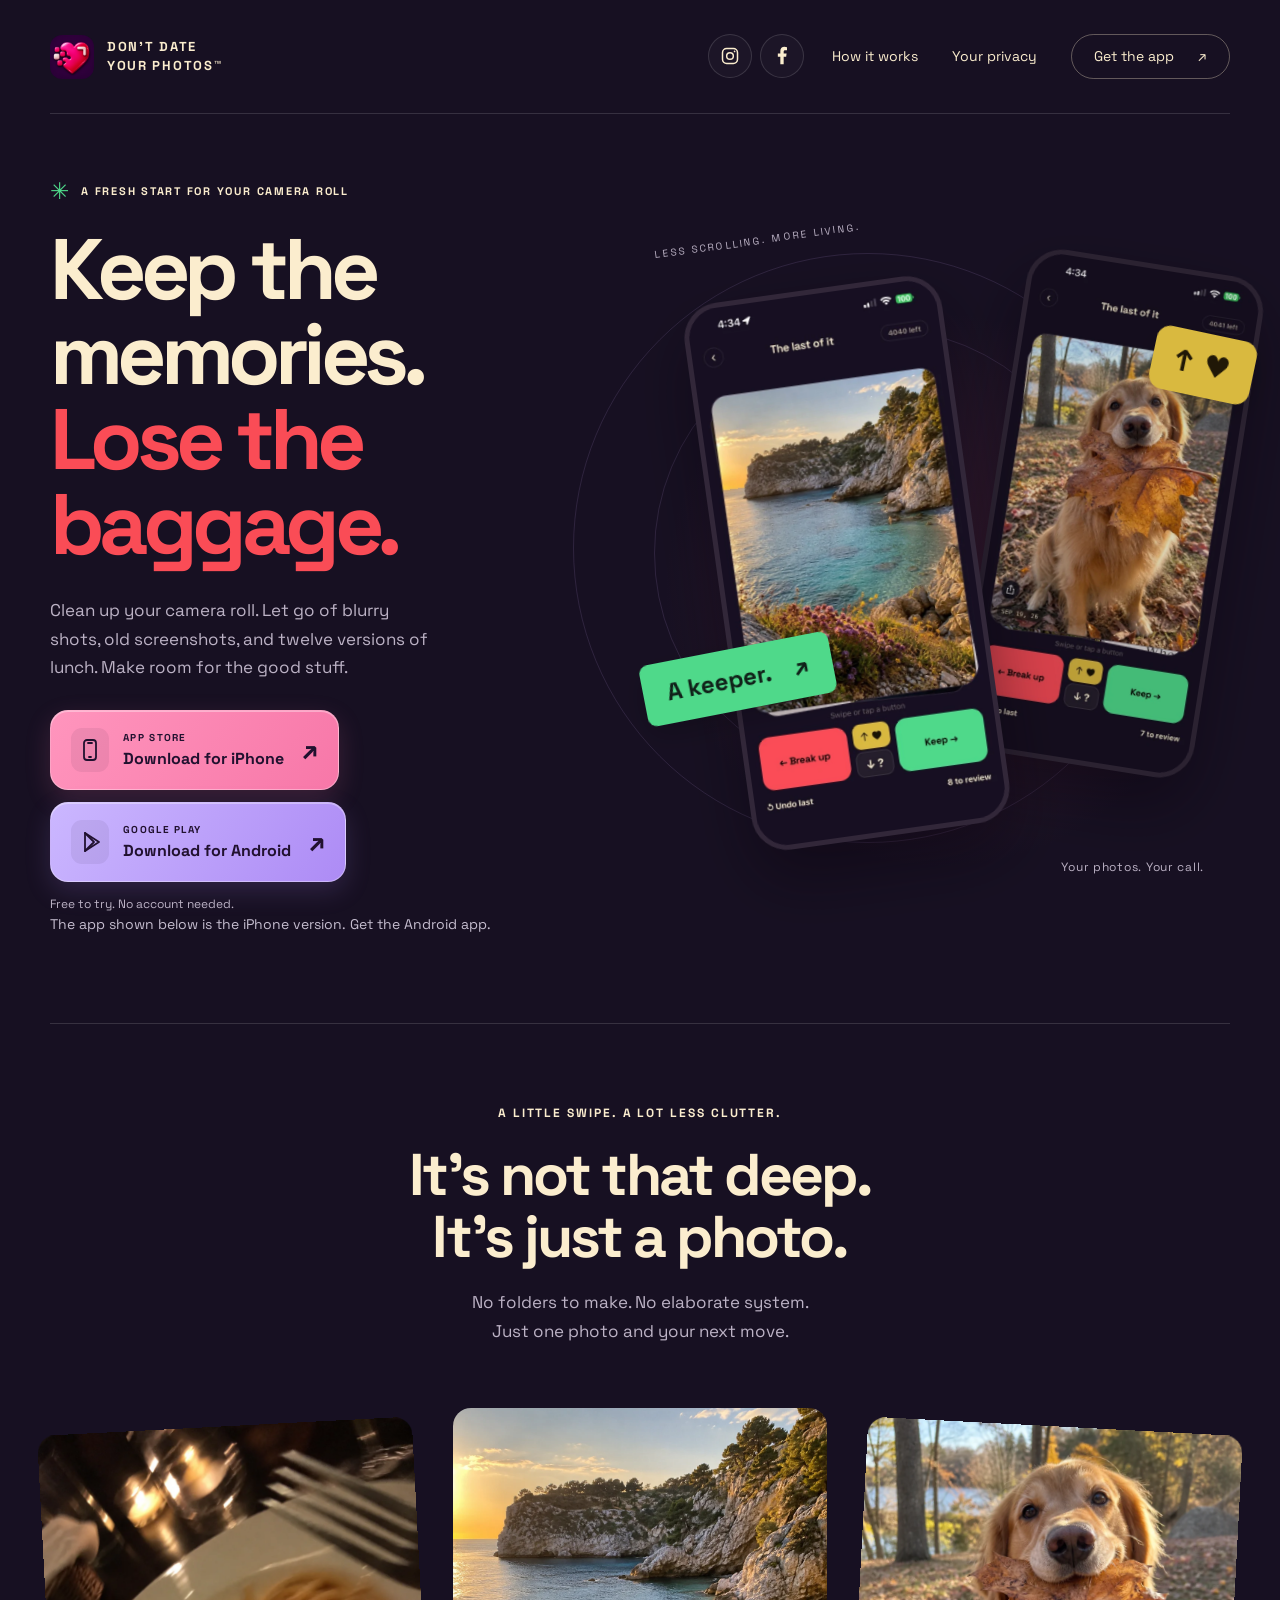
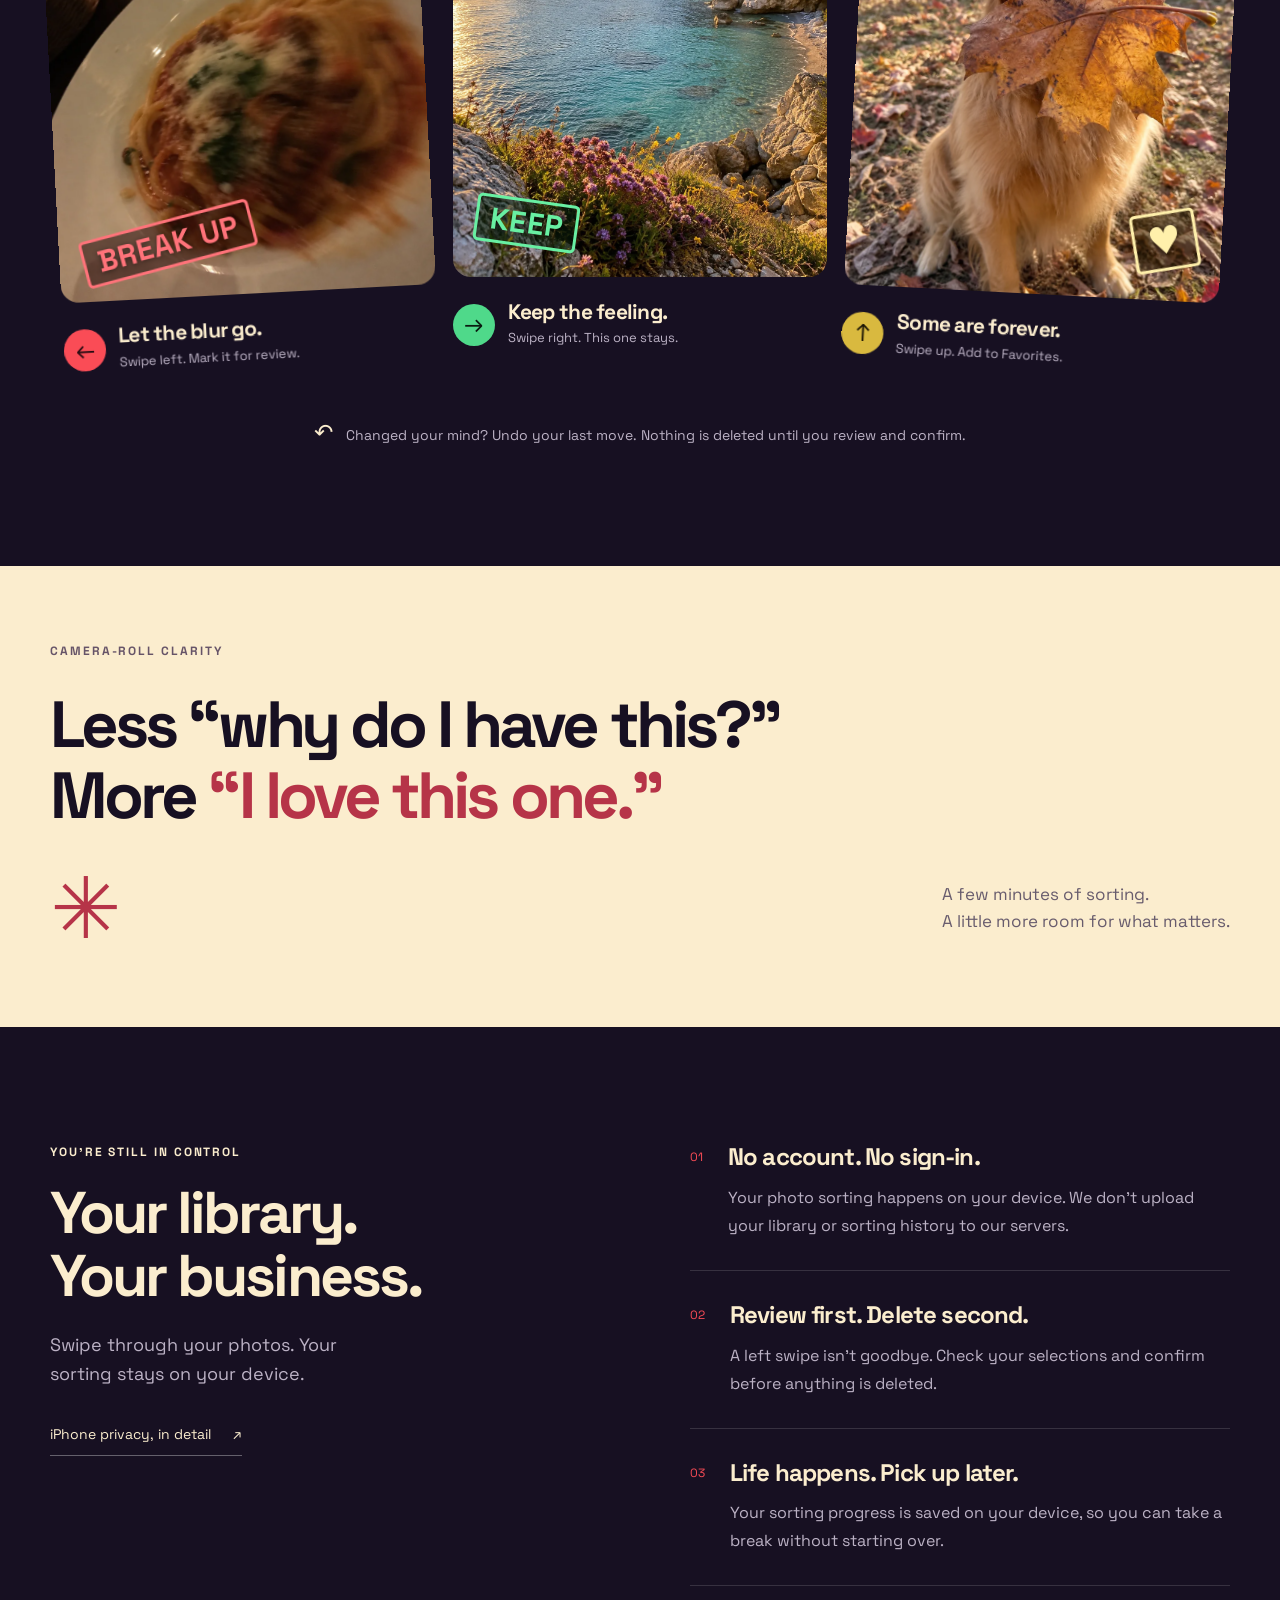
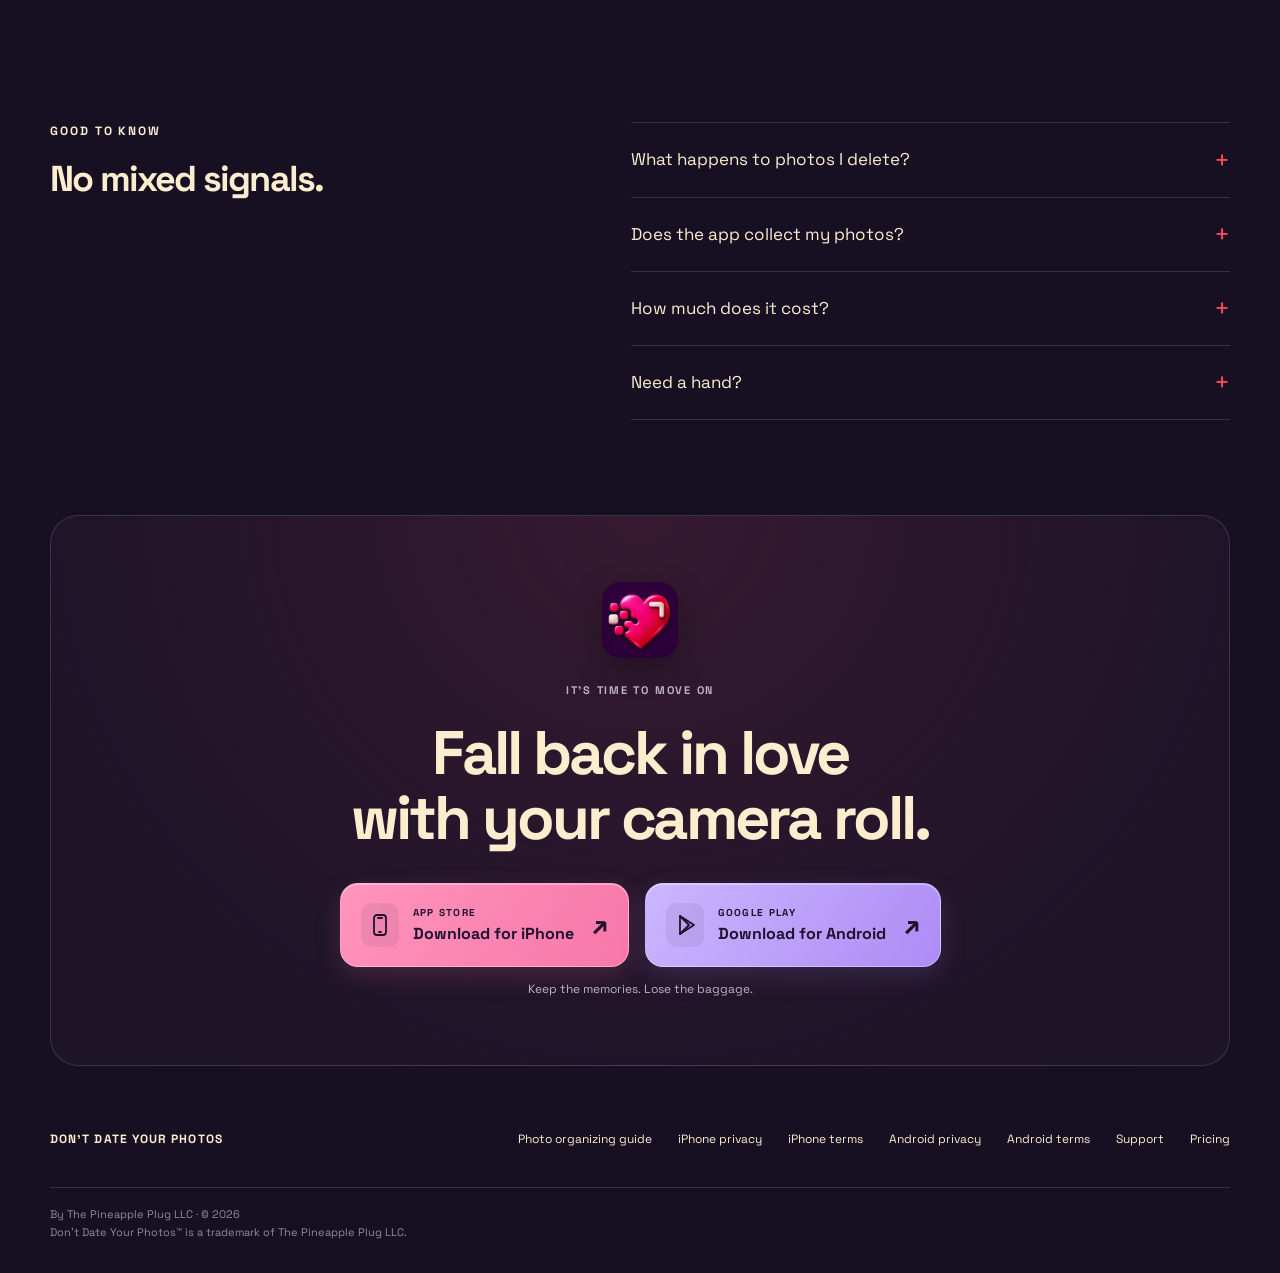
<file: index.html>
<!doctype html>
<html lang="en">
<head>
  <meta charset="utf-8">
  <meta name="viewport" content="width=device-width, initial-scale=1">
  <title>Don't Date Your Photos | iPhone Photo Cleaner</title>
  <meta name="description" content="Clean up your iPhone camera roll with Don't Date Your Photos. Swipe to keep, favorite, or mark photos for deletion. Review before deleting. Free to try.">
  <meta name="robots" content="index, follow, max-image-preview:large">
  <meta name="google-site-verification" content="GCuR-5Iyy8-bsqjhrBw4Mq5Uw3CaTkkAYi0I52EZghI">
  <meta name="application-name" content="Don't Date Your Photos">
  <meta name="apple-mobile-web-app-title" content="DDYP">
  <meta name="apple-itunes-app" content="app-id=6806466788">
  <meta property="og:site_name" content="Don't Date Your Photos">
  <meta property="og:locale" content="en_US">
  <meta name="theme-color" content="#171022">
  <meta property="og:title" content="Don't Date Your Photos">
  <meta property="og:description" content="Keep the memories. Lose the baggage. Swipe to sort your iPhone camera roll.">
  <meta property="og:image" content="https://ddyp.co/assets/share-card-v2.png">
  <meta property="og:image:secure_url" content="https://ddyp.co/assets/share-card-v2.png">
  <meta property="og:image:type" content="image/png">
  <meta property="og:image:width" content="1200">
  <meta property="og:image:height" content="630">
  <meta property="og:image:alt" content="Don't Date Your Photos. Keep the memories. Lose the baggage. Swipe to sort your camera roll.">
  <meta name="twitter:card" content="summary_large_image">
  <meta name="twitter:title" content="Don't Date Your Photos">
  <meta name="twitter:description" content="Keep the memories. Lose the baggage. Swipe to sort your iPhone camera roll.">
  <meta name="twitter:image" content="https://ddyp.co/assets/share-card-v2.png">
  <meta name="twitter:image:alt" content="Don't Date Your Photos. Keep the memories. Lose the baggage. Swipe to sort your camera roll.">
  <meta property="og:type" content="website">
  <meta property="og:url" content="https://ddyp.co/">
  <link rel="canonical" href="https://ddyp.co/">
  <link rel="icon" href="/favicon.ico" sizes="16x16 32x32 48x48">
  <link rel="icon" type="image/png" sizes="96x96" href="/favicon-96.png">
  <link rel="apple-touch-icon" sizes="180x180" href="/apple-touch-icon.png">
  <link rel="manifest" href="/site.webmanifest">
  <script type="application/ld+json">
  {
    "@context": "https://schema.org",
    "@graph": [
      {
        "@type": "WebSite",
        "@id": "https://ddyp.co/#website",
        "name": "Don't Date Your Photos",
        "alternateName": "DDYP",
        "url": "https://ddyp.co/",
        "inLanguage": "en",
        "publisher": {"@id": "https://ddyp.co/#developer"}
      },
      {
        "@type": "Organization",
        "@id": "https://ddyp.co/#developer",
        "name": "The Pineapple Plug LLC",
        "legalName": "The Pineapple Plug LLC",
        "url": "https://ddyp.co/terms/"
      },
      {
        "@type": "WebPage",
        "@id": "https://ddyp.co/#webpage",
        "name": "Don't Date Your Photos | iPhone Photo Cleaner",
        "url": "https://ddyp.co/",
        "description": "An iPhone photo cleaner for sorting your camera roll. Swipe to keep, favorite, or mark photos for deletion, then review before deleting.",
        "isPartOf": {"@id": "https://ddyp.co/#website"},
        "inLanguage": "en",
        "primaryImageOfPage": {
          "@type": "ImageObject",
          "url": "https://ddyp.co/assets/share-card-v2.png",
          "width": 1200,
          "height": 630
        },
        "relatedLink": "https://apps.apple.com/app/id6806466788"
      }
    ]
  }
  </script>
  <link rel="preload" href="/assets/SpaceGrotesk-Bold.woff2" as="font" type="font/woff2" crossorigin>
  <link rel="stylesheet" href="/landing.css"><link rel="stylesheet" href="/download-buttons.css?v=20261019-2">
  <script src="/landing.js" defer></script>
  <script src="https://analytics.ahrefs.com/analytics.js" data-key="vNHTJaJjUGwgc/IpvAOgdg" async></script>
</head>
<body>
  <a class="skip-link" href="#main">Skip to content</a>
  <header class="site-header shell">
    <a class="brand" href="/" aria-label="Don't Date Your Photos home"><img src="/assets/app-icon.png" width="44" height="44" alt=""><span>DON’T DATE<br>YOUR PHOTOS™</span></a>
    <div class="header-actions">
      <nav class="social-links" aria-label="Follow us">
        <a class="social-link instagram-link" href="https://www.instagram.com/ddyp.co/" target="_blank" rel="noopener noreferrer" aria-label="Instagram (opens in a new tab)" title="Follow us on Instagram"><svg viewBox="0 0 24 24" fill="none" stroke="currentColor" stroke-width="1.8" aria-hidden="true" focusable="false"><rect x="3" y="3" width="18" height="18" rx="5"/><circle cx="12" cy="12" r="4"/><circle cx="17.5" cy="6.5" r="1" fill="currentColor" stroke="none"/></svg></a>
        <a class="social-link facebook-link" href="https://www.facebook.com/profile.php?id=61594449839328" target="_blank" rel="noopener noreferrer" aria-label="Facebook (opens in a new tab)" title="Follow us on Facebook"><svg viewBox="0 0 24 24" fill="currentColor" aria-hidden="true" focusable="false"><path d="M14 22v-9h3l.5-4H14V7c0-1.2.4-2 2-2h2V1.4A25 25 0 0 0 15 1c-3 0-5 1.8-5 5v3H7v4h3v9z"/></svg></a>
      </nav>
      <nav class="main-nav" aria-label="Main navigation"><a href="#how-it-works">How it works</a><a href="#your-library">Your privacy</a><a class="nav-download" href="/app/">Get the app <span aria-hidden="true">↗</span></a></nav>
    </div>
  </header>
  <main id="main">
    <section class="hero shell" aria-labelledby="hero-heading">
      <div class="hero-copy">
        <p class="eyebrow"><span class="tiny-star" aria-hidden="true">✳</span> A FRESH START FOR YOUR CAMERA ROLL</p>
        <h1 id="hero-heading">Keep the<br>memories.<br><span>Lose the<br class="desktop-break"> baggage.</span></h1>
        <p class="intro">Clean up your camera roll. Let go of blurry shots, old screenshots, and twelve versions of lunch. Make room for the good stuff.</p>
        <div class="platform-downloads" aria-label="Choose your phone">
          <a class="download ddyp-download ddyp-download--iphone" href="https://apps.apple.com/app/id6806466788"><span class="ddyp-download__icon"><svg viewBox="0 0 24 24" aria-hidden="true" focusable="false"><rect x="6" y="2" width="12" height="20" rx="3"/><path d="M10 5h4M11 19h2"/></svg></span><span class="ddyp-download__label"><small>APP STORE</small><strong>Download for iPhone</strong></span><span class="ddyp-download__arrow" aria-hidden="true">&#8599;</span></a>
          <a class="download ddyp-download ddyp-download--android" href="/appa/"><span class="ddyp-download__icon"><svg viewBox="0 0 24 24" aria-hidden="true" focusable="false"><path d="m7 3 14 9-14 9z"/><path d="m7 3 9 9-9 9"/></svg></span><span class="ddyp-download__label"><small>GOOGLE PLAY</small><strong>Download for Android</strong></span><span class="ddyp-download__arrow" aria-hidden="true">&#8599;</span></a>
        </div>
        <p class="download-note">Free to try. No account needed.</p><p class="platform-note">The app shown below is the iPhone version. <a href="/appa/">Get the Android app</a>.</p>
      </div>
      <div class="hero-art" aria-label="The app showing photos to keep and favorite">
        <div class="orbit orbit-one" aria-hidden="true"></div><div class="orbit orbit-two" aria-hidden="true"></div>
        <span class="art-label" aria-hidden="true">LESS SCROLLING. MORE LIVING.</span>
        <div class="phone phone-back"><img src="/assets/app-dog.webp" width="590" height="1280" alt="Don't Date Your Photos displaying a golden retriever, with Keep, Break up, Favorite and Maybe controls."></div>
        <div class="phone phone-front"><img src="/assets/app-coast.webp" width="590" height="1280" fetchpriority="high" alt="The app displaying a coastal memory ready to sort, with the original photo date and review controls."></div>
        <span class="floating-tag tag-keep" aria-hidden="true">A keeper. <span>↗</span></span>
        <span class="floating-tag tag-heart" aria-hidden="true">↑ ♥</span>
        <span class="art-caption">Your photos. Your call.</span>
      </div>
    </section>
    <section id="how-it-works" class="how shell section-space" aria-labelledby="how-heading">
      <div class="section-heading"><p class="eyebrow">A LITTLE SWIPE. A LOT LESS CLUTTER.</p><h2 id="how-heading">It’s not that deep.<br>It’s just a photo.</h2><p>No folders to make. No elaborate system.<br>Just one photo and your next move.</p></div>
      <div class="photo-story">
        <figure class="story-card story-delete"><div class="photo-window"><img src="/assets/food.webp" width="1000" height="1333" loading="lazy" alt="A blurry photo of a plate of pasta."><span class="photo-stamp stamp-delete" aria-hidden="true">BREAK UP</span></div><figcaption><span class="direction red" aria-hidden="true">←</span><div><h3>Let the blur go.</h3><p>Swipe left. Mark it for review.</p></div></figcaption></figure>
        <figure class="story-card story-keep"><div class="photo-window"><img src="/assets/coast.webp" width="1000" height="1333" loading="lazy" alt="Sunlit cliffs and turquoise water on the coast."><span class="photo-stamp stamp-keep" aria-hidden="true">KEEP</span></div><figcaption><span class="direction green" aria-hidden="true">→</span><div><h3>Keep the feeling.</h3><p>Swipe right. This one stays.</p></div></figcaption></figure>
        <figure class="story-card story-favorite"><div class="photo-window"><img src="/assets/dog.webp" width="1000" height="1333" loading="lazy" alt="A golden retriever holding an autumn leaf."><span class="photo-stamp stamp-favorite" aria-hidden="true">♥</span></div><figcaption><span class="direction gold" aria-hidden="true">↑</span><div><h3>Some are forever.</h3><p>Swipe up. Add to Favorites.</p></div></figcaption></figure>
      </div>
      <p class="review-note"><span aria-hidden="true">↶</span> Changed your mind? Undo your last move. Nothing is deleted until you review and confirm.</p>
    </section>
    <section class="breather" aria-labelledby="breather-heading"><div class="shell breather-inner"><p class="eyebrow">CAMERA-ROLL CLARITY</p><h2 id="breather-heading">Less “why do I have this?”<br>More <span>“I love this one.”</span></h2><div class="breather-bottom"><span class="large-star" aria-hidden="true">✳</span><p>A few minutes of sorting.<br>A little more room for what matters.</p></div></div></section>
    <section id="your-library" class="trust shell section-space" aria-labelledby="trust-heading">
      <div class="trust-heading"><p class="eyebrow">YOU’RE STILL IN CONTROL</p><h2 id="trust-heading">Your library.<br>Your business.</h2><p>Swipe through your photos. Your sorting stays on your device.</p><a class="text-link" href="/privacy/">iPhone privacy, in detail <span aria-hidden="true">↗</span></a></div>
      <div class="trust-details">
        <article><span class="detail-number">01</span><div><h3>No account. No sign-in.</h3><p>Your photo sorting happens on your device. We don’t upload your library or sorting history to our servers.</p></div></article>
        <article><span class="detail-number">02</span><div><h3>Review first. Delete second.</h3><p>A left swipe isn’t goodbye. Check your selections and confirm before anything is deleted.</p></div></article>
        <article><span class="detail-number">03</span><div><h3>Life happens. Pick up later.</h3><p>Your sorting progress is saved on your device, so you can take a break without starting over.</p></div></article>
      </div>
    </section>
    <section class="questions shell" aria-labelledby="questions-heading"><div class="questions-title"><p class="eyebrow">GOOD TO KNOW</p><h2 id="questions-heading">No mixed signals.</h2></div><div class="accordions">
      <details><summary>What happens to photos I delete?<span class="plus" aria-hidden="true">+</span></summary><div class="answer"><p>First, you review the photos you’ve marked. After you confirm deletion, iOS normally moves them to Recently Deleted, where they may be recoverable for up to 30 days unless permanently deleted sooner. Check the Photos app for available recovery options.</p></div></details>
      <details><summary>Does the app collect my photos?<span class="plus" aria-hidden="true">+</span></summary><div class="answer"><p>No. We don’t receive your photo library or sorting history. If you choose to share a photo, iOS sends it to your chosen destination. Support messages, software updates, and Android purchase verification are separate from your library. See the <a href="/privacy/">iPhone privacy policy</a> or <a href="/android/privacy/">Android privacy policy</a> for details.</p></div></details>
      <details id="plans"><summary>How much does it cost?<span class="plus" aria-hidden="true">+</span></summary><div class="answer"><p>You can try the app for free. For more sorting, explore the available purchase options in the app. Apple shows your local price and terms before you buy.</p><p>Subscriptions renew automatically unless canceled. Manage or cancel them in your Apple subscription settings. See our <a href="/terms/">terms</a> for more information.</p></div></details>
      <details><summary>Need a hand?<span class="plus" aria-hidden="true">+</span></summary><div class="answer"><p>Photo permissions, purchases, or a question about sorting? Visit <a href="/support/">Support</a> and we’ll help you find your next step.</p></div></details>
    </div></section>
    <section class="closing shell" aria-labelledby="closing-heading"><img src="/assets/app-icon.png" width="76" height="76" loading="lazy" alt=""><p class="eyebrow">IT’S TIME TO MOVE ON</p><h2 id="closing-heading">Fall back in love<br>with your camera roll.</h2><div class="ddyp-downloads"><a class="download ddyp-download ddyp-download--iphone" href="https://apps.apple.com/app/id6806466788"><span class="ddyp-download__icon"><svg viewBox="0 0 24 24" aria-hidden="true" focusable="false"><rect x="6" y="2" width="12" height="20" rx="3"/><path d="M10 5h4M11 19h2"/></svg></span><span class="ddyp-download__label"><small>APP STORE</small><strong>Download for iPhone</strong></span><span class="ddyp-download__arrow" aria-hidden="true">&#8599;</span></a><a class="download ddyp-download ddyp-download--android" href="/appa/"><span class="ddyp-download__icon"><svg viewBox="0 0 24 24" aria-hidden="true" focusable="false"><path d="m7 3 14 9-14 9z"/><path d="m7 3 9 9-9 9"/></svg></span><span class="ddyp-download__label"><small>GOOGLE PLAY</small><strong>Download for Android</strong></span><span class="ddyp-download__arrow" aria-hidden="true">&#8599;</span></a></div><p class="download-note">Keep the memories. Lose the baggage.</p></section>
  </main>
  <footer class="site-footer shell"><a class="footer-brand" href="/">DON’T DATE YOUR PHOTOS</a><nav aria-label="Footer navigation"><a href="/guides/organize-iphone-photos/">Photo organizing guide</a><a href="/privacy/">iPhone privacy</a><a href="/terms/">iPhone terms</a><a href="/android/privacy/">Android privacy</a><a href="/android/terms/">Android terms</a><a href="/support/">Support</a><a href="#plans">Pricing</a></nav><p>By The Pineapple Plug LLC · © 2026<br>Don't Date Your Photos™ is a trademark of The Pineapple Plug LLC.</p></footer>
</body>
</html>
</file>
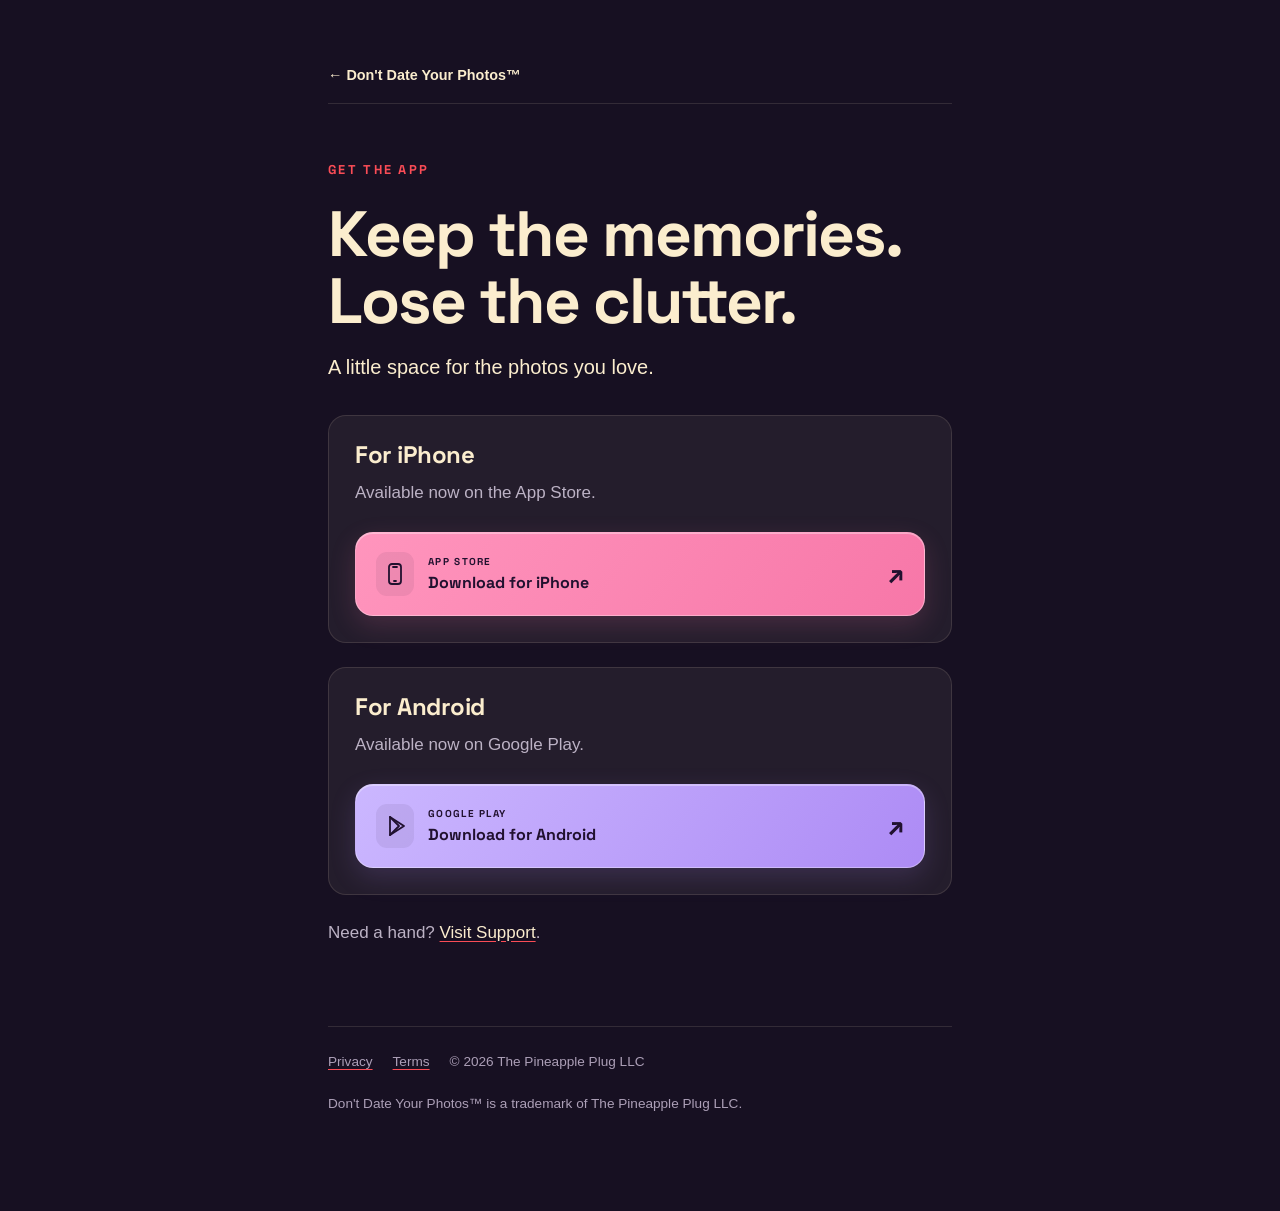
<file: app/index.html>
<!doctype html>
<html lang="en">
<head>
  <meta charset="utf-8">
  <meta name="viewport" content="width=device-width, initial-scale=1">
  <title>Get Don't Date Your Photos</title>
  <meta name="description" content="Get Don't Date Your Photos for iPhone and Android.">
  <link rel="canonical" href="https://ddyp.co/app/">
  <link rel="stylesheet" href="/style.css"><link rel="stylesheet" href="/download-buttons.css?v=20261019-2">
  <link rel="icon" href="/favicon.ico">
  <meta name="theme-color" content="#171022">
  <script src="https://analytics.ahrefs.com/analytics.js" data-key="vNHTJaJjUGwgc/IpvAOgdg" async></script>
</head>
<body>
<main class="wrap download-page">
  <a href="/" class="nav-back">&larr; Don't Date Your Photos&trade;</a>
  <p class="eyebrow">Get the app</p>
  <h1>Keep the memories. Lose the clutter.</h1>
  <p class="lede">A little space for the photos you love.</p>
  <section class="card" aria-labelledby="iphone-heading">
    <h2 id="iphone-heading">For iPhone</h2>
    <p>Available now on the App Store.</p>
    <a class="download ddyp-download ddyp-download--iphone" href="https://apps.apple.com/app/id6806466788"><span class="ddyp-download__icon"><svg viewBox="0 0 24 24" aria-hidden="true" focusable="false"><rect x="6" y="2" width="12" height="20" rx="3"/><path d="M10 5h4M11 19h2"/></svg></span><span class="ddyp-download__label"><small>APP STORE</small><strong>Download for iPhone</strong></span><span class="ddyp-download__arrow" aria-hidden="true">&#8599;</span></a>
  </section>
  <section class="card" aria-labelledby="android-heading">
    <h2 id="android-heading">For Android</h2>
    <p>Available now on Google Play.</p><a class="download ddyp-download ddyp-download--android" href="/appa/"><span class="ddyp-download__icon"><svg viewBox="0 0 24 24" aria-hidden="true" focusable="false"><path d="m7 3 14 9-14 9z"/><path d="m7 3 9 9-9 9"/></svg></span><span class="ddyp-download__label"><small>GOOGLE PLAY</small><strong>Download for Android</strong></span><span class="ddyp-download__arrow" aria-hidden="true">&#8599;</span></a>
  </section>
  <p>Need a hand? <a href="/support/">Visit Support</a>.</p>
  <footer><a href="/privacy/">Privacy</a><a href="/terms/">Terms</a><span>&copy; 2026 The Pineapple Plug LLC</span><span>Don't Date Your Photos&trade; is a trademark of The Pineapple Plug LLC.</span></footer>
</main>
</body>
</html>
</file>
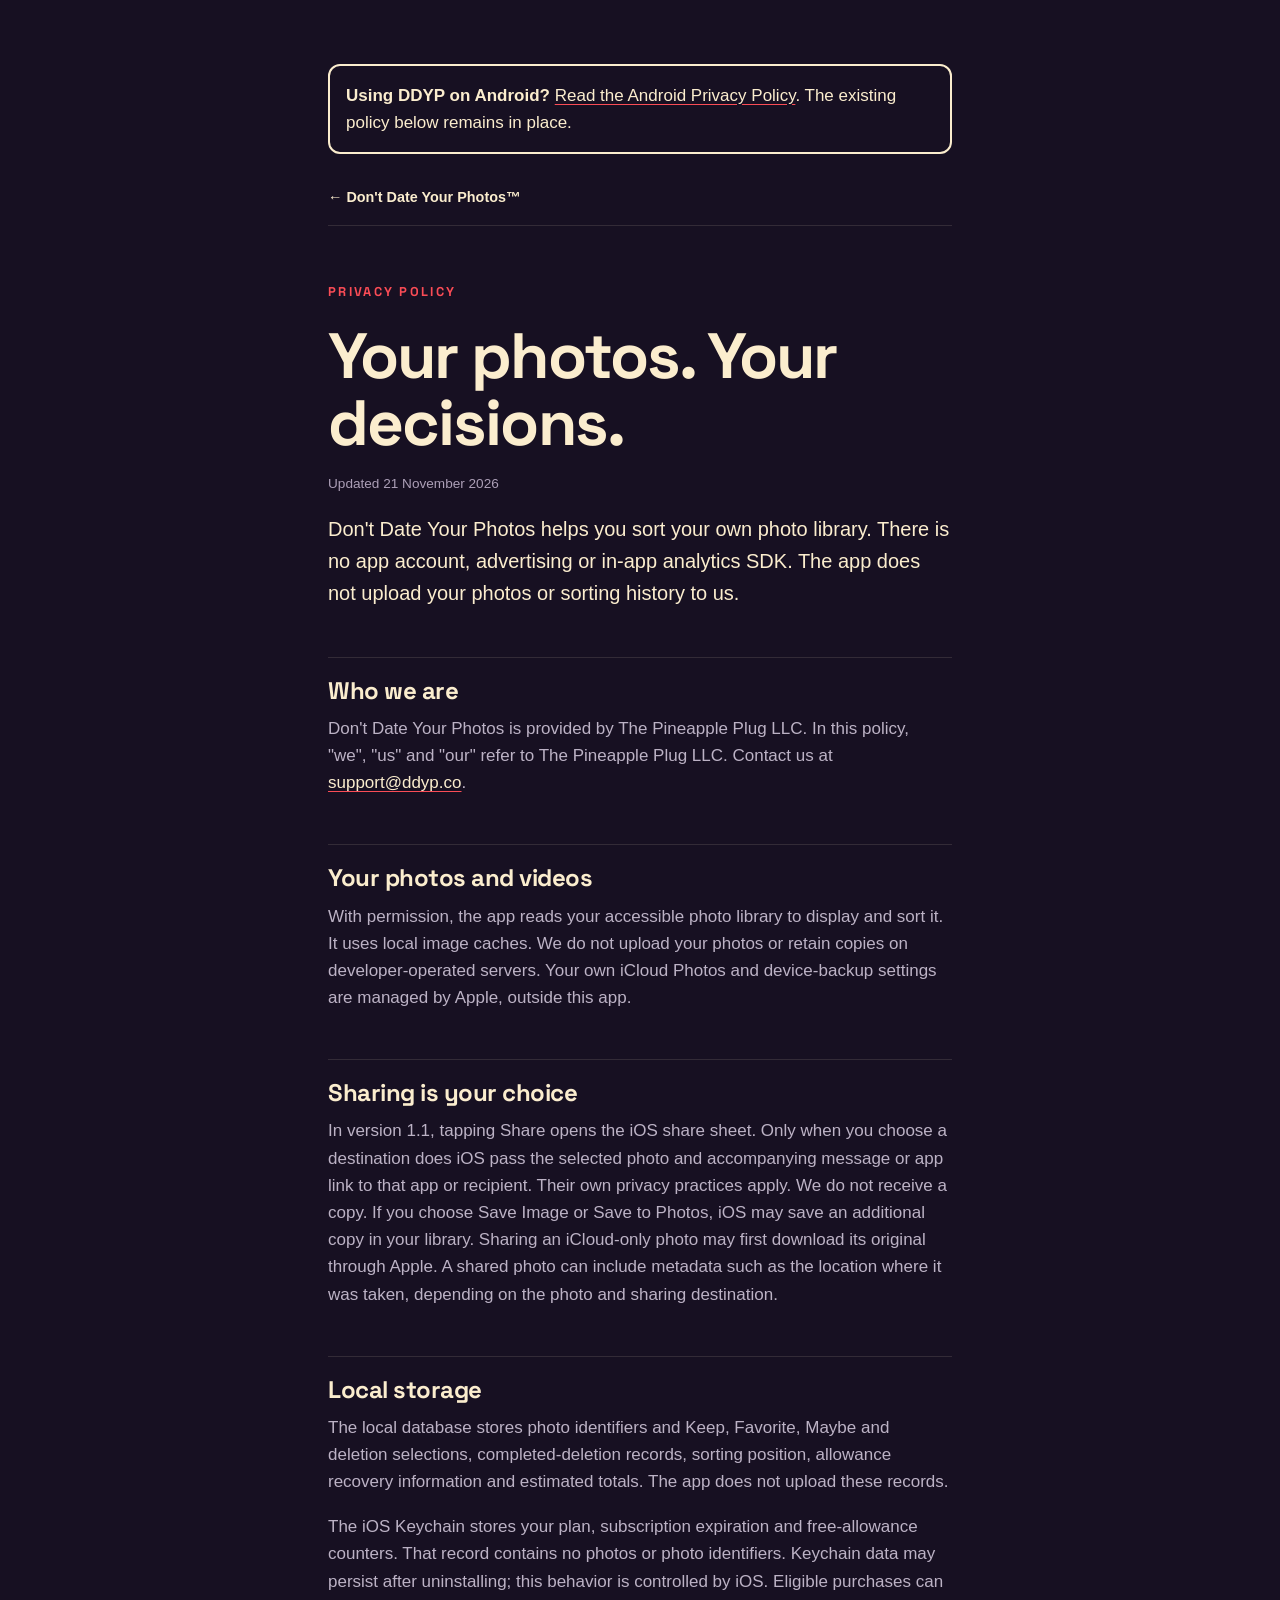
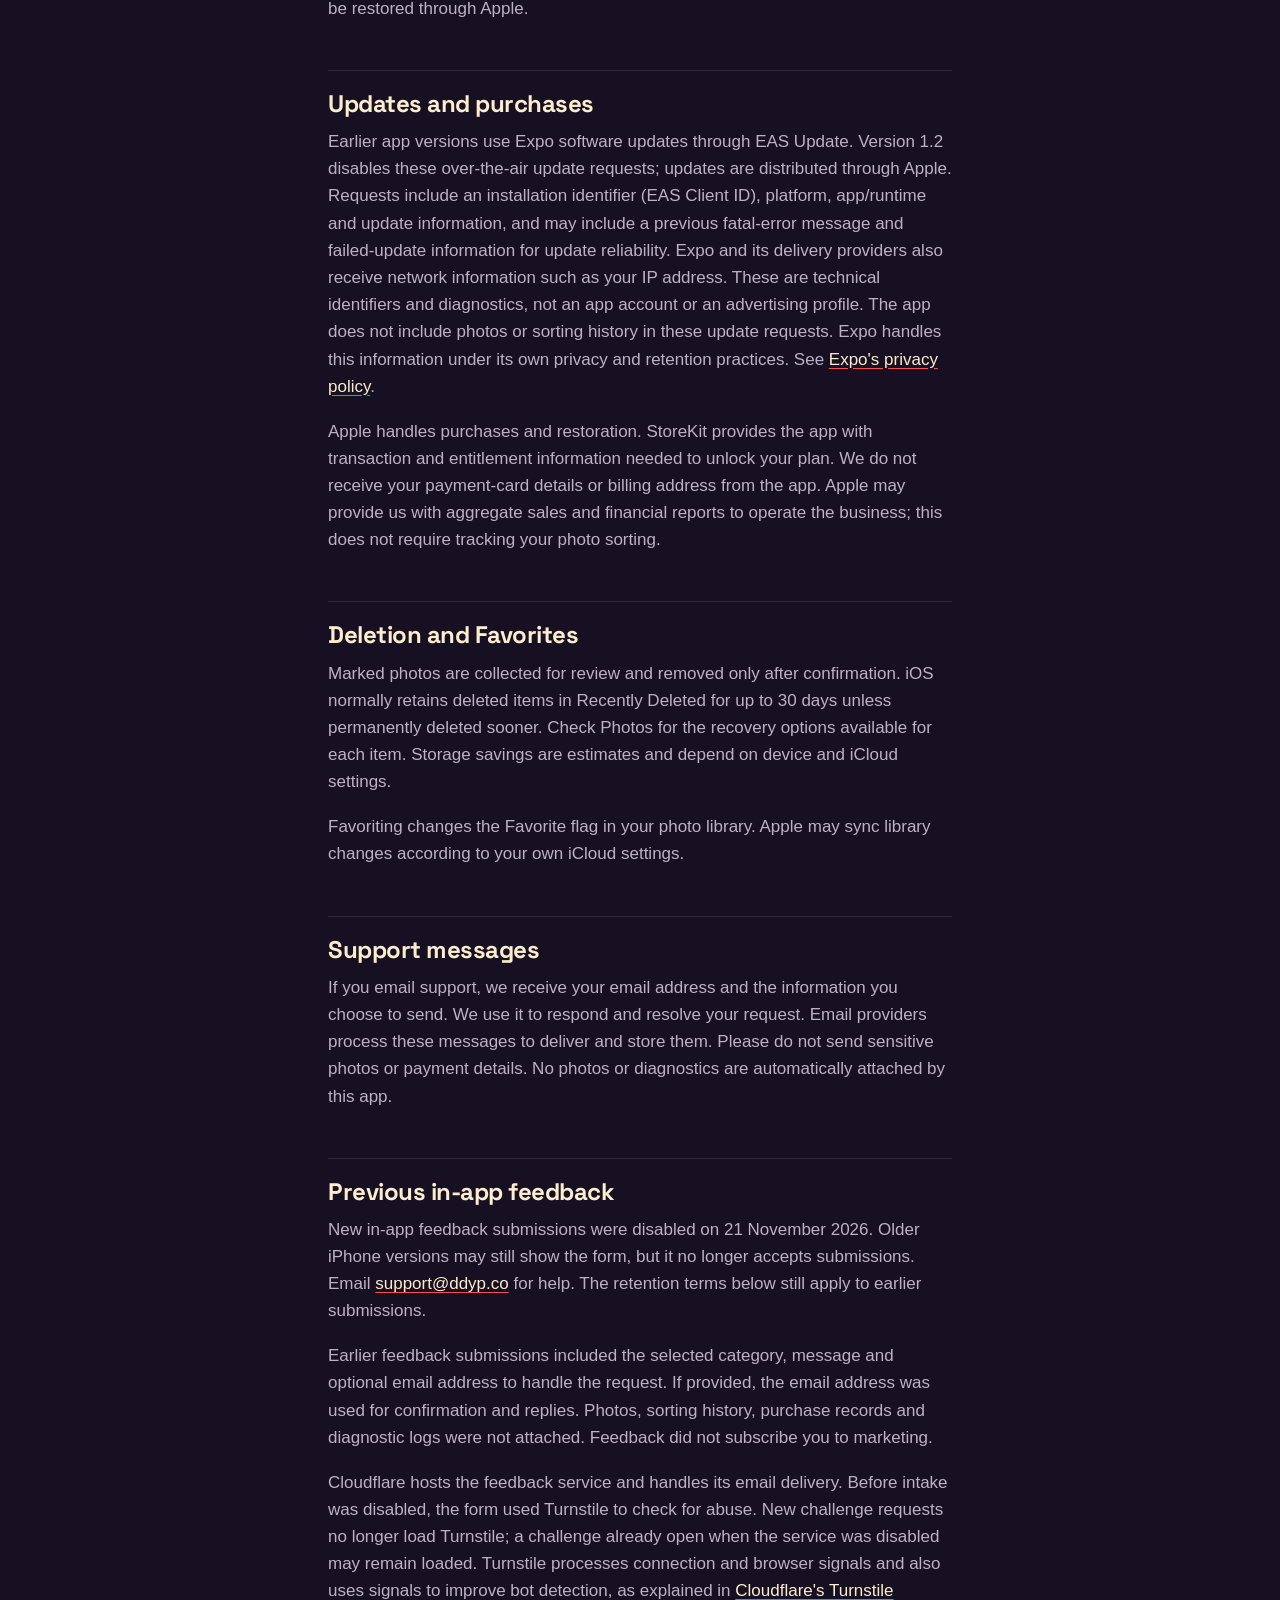
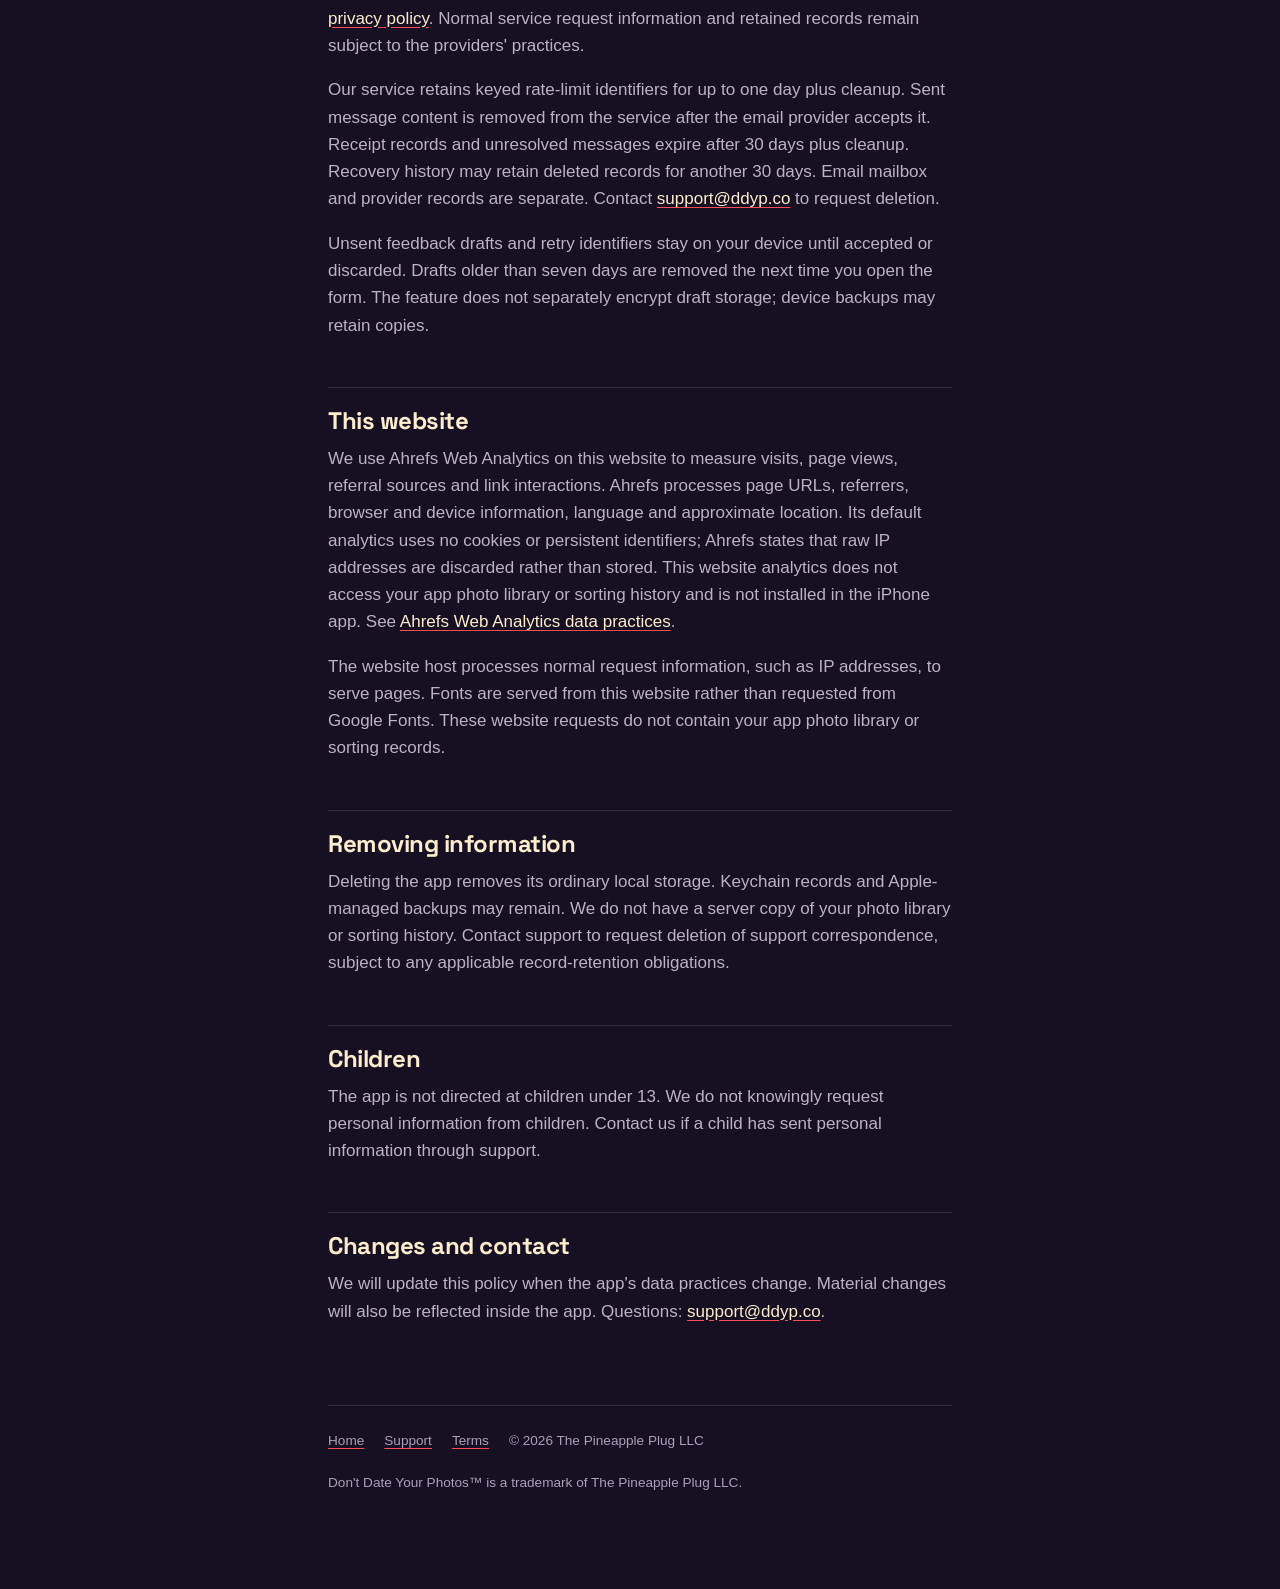
<file: privacy/index.html>
<!doctype html>
<html lang="en">
<head>
  <meta charset="utf-8" />
  <meta name="viewport" content="width=device-width, initial-scale=1" />
  <title>Privacy Policy — Don't Date Your Photos</title>
  <meta name="description" content="Learn how Don't Date Your Photos handles your photo library, local sorting records, optional sharing, software updates, Apple purchases and support messages." />
  <meta name="theme-color" content="#171022" />
  <link rel="canonical" href="https://ddyp.co/privacy/">
  <meta name="robots" content="index, follow, max-image-preview:large">
  <link rel="icon" href="/favicon.ico" sizes="16x16 32x32 48x48">
  <link rel="icon" type="image/png" sizes="96x96" href="/favicon-96.png">
  <link rel="apple-touch-icon" sizes="180x180" href="/apple-touch-icon.png">
  <link rel="manifest" href="/site.webmanifest">
  <meta property="og:site_name" content="Don't Date Your Photos">
  <meta property="og:type" content="website">
  <meta property="og:title" content="Privacy Policy — Don't Date Your Photos">
  <meta property="og:description" content="How Don't Date Your Photos handles local photo sorting, optional sharing, updates and purchases.">
  <meta property="og:url" content="https://ddyp.co/privacy/">
  <meta property="og:image" content="https://ddyp.co/assets/share-card-v2.png">
  <meta property="og:image:width" content="1200">
  <meta property="og:image:height" content="630">
  <meta property="og:image:alt" content="Don't Date Your Photos: Keep the memories. Lose the baggage.">
  <meta name="twitter:card" content="summary_large_image">
  <meta name="twitter:title" content="Privacy Policy — Don't Date Your Photos">
  <meta name="twitter:description" content="How Don't Date Your Photos handles local photo sorting, optional sharing, updates and purchases.">
  <meta name="twitter:image" content="https://ddyp.co/assets/share-card-v2.png">
  <script type="application/ld+json">{"@context":"https://schema.org","@graph":[{"@type":"WebPage","@id":"https://ddyp.co/privacy/#webpage","url":"https://ddyp.co/privacy/","name":"Privacy Policy — Don't Date Your Photos","description":"How Don't Date Your Photos handles local photo sorting, optional sharing, updates and purchases.","inLanguage":"en","isPartOf":{"@id":"https://ddyp.co/#website"},"breadcrumb":{"@id":"https://ddyp.co/privacy/#breadcrumb"}},{"@type":"BreadcrumbList","@id":"https://ddyp.co/privacy/#breadcrumb","itemListElement":[{"@type":"ListItem","position":1,"name":"Don't Date Your Photos","item":"https://ddyp.co/"},{"@type":"ListItem","position":2,"name":"Privacy Policy","item":"https://ddyp.co/privacy/"}]}]}</script>
  <link rel="stylesheet" href="/style.css" />
  <script src="https://analytics.ahrefs.com/analytics.js" data-key="vNHTJaJjUGwgc/IpvAOgdg" async></script>
</head>
<body>
<main class="wrap">
  <aside aria-label="Android policy" style="padding:1rem;border:2px solid currentColor;border-radius:12px;margin:1rem 0"><strong>Using DDYP on Android?</strong> <a href="/android/privacy/">Read the Android Privacy Policy</a>. The existing policy below remains in place.</aside>
  <a href="/" class="nav-back">← Don't Date Your Photos™</a>
  <p class="eyebrow">Privacy Policy</p>
  <h1>Your photos. Your decisions.</h1>
  <p class="meta">Updated 21 November 2026</p>
  <p class="lede">Don't Date Your Photos helps you sort your own photo library. There is no app account, advertising or in-app analytics SDK. The app does not upload your photos or sorting history to us.</p>

  <h2>Who we are</h2>
  <p>Don't Date Your Photos is provided by The Pineapple Plug LLC. In this policy, "we", "us" and "our" refer to The Pineapple Plug LLC. Contact us at <a href="mailto:support@ddyp.co">support@ddyp.co</a>.</p>

  <h2>Your photos and videos</h2>
  <p>With permission, the app reads your accessible photo library to display and sort it. It uses local image caches. We do not upload your photos or retain copies on developer-operated servers. Your own iCloud Photos and device-backup settings are managed by Apple, outside this app.</p>

  <h2>Sharing is your choice</h2>
  <p>In version 1.1, tapping Share opens the iOS share sheet. Only when you choose a destination does iOS pass the selected photo and accompanying message or app link to that app or recipient. Their own privacy practices apply. We do not receive a copy. If you choose Save Image or Save to Photos, iOS may save an additional copy in your library. Sharing an iCloud-only photo may first download its original through Apple. A shared photo can include metadata such as the location where it was taken, depending on the photo and sharing destination.</p>

  <h2>Local storage</h2>
  <p>The local database stores photo identifiers and Keep, Favorite, Maybe and deletion selections, completed-deletion records, sorting position, allowance recovery information and estimated totals. The app does not upload these records.</p>
  <p>The iOS Keychain stores your plan, subscription expiration and free-allowance counters. That record contains no photos or photo identifiers. Keychain data may persist after uninstalling; this behavior is controlled by iOS. Eligible purchases can be restored through Apple.</p>

  <h2>Updates and purchases</h2>
  <p>Earlier app versions use Expo software updates through EAS Update. Version 1.2 disables these over-the-air update requests; updates are distributed through Apple. Requests include an installation identifier (EAS Client ID), platform, app/runtime and update information, and may include a previous fatal-error message and failed-update information for update reliability. Expo and its delivery providers also receive network information such as your IP address. These are technical identifiers and diagnostics, not an app account or an advertising profile. The app does not include photos or sorting history in these update requests. Expo handles this information under its own privacy and retention practices. See <a href="https://expo.dev/privacy" rel="noopener">Expo's privacy policy</a>.</p>
  <p>Apple handles purchases and restoration. StoreKit provides the app with transaction and entitlement information needed to unlock your plan. We do not receive your payment-card details or billing address from the app. Apple may provide us with aggregate sales and financial reports to operate the business; this does not require tracking your photo sorting.</p>

  <h2>Deletion and Favorites</h2>
  <p>Marked photos are collected for review and removed only after confirmation. iOS normally retains deleted items in Recently Deleted for up to 30 days unless permanently deleted sooner. Check Photos for the recovery options available for each item. Storage savings are estimates and depend on device and iCloud settings.</p>
  <p>Favoriting changes the Favorite flag in your photo library. Apple may sync library changes according to your own iCloud settings.</p>

  <h2>Support messages</h2>
  <p>If you email support, we receive your email address and the information you choose to send. We use it to respond and resolve your request. Email providers process these messages to deliver and store them. Please do not send sensitive photos or payment details. No photos or diagnostics are automatically attached by this app.</p>

  <h2>Previous in-app feedback</h2>
  <p>New in-app feedback submissions were disabled on 21 November 2026. Older iPhone versions may still show the form, but it no longer accepts submissions. Email <a href="mailto:support@ddyp.co">support@ddyp.co</a> for help. The retention terms below still apply to earlier submissions.</p>
  <p>Earlier feedback submissions included the selected category, message and optional email address to handle the request. If provided, the email address was used for confirmation and replies. Photos, sorting history, purchase records and diagnostic logs were not attached. Feedback did not subscribe you to marketing.</p>
  <p>Cloudflare hosts the feedback service and handles its email delivery. Before intake was disabled, the form used Turnstile to check for abuse. New challenge requests no longer load Turnstile; a challenge already open when the service was disabled may remain loaded. Turnstile processes connection and browser signals and also uses signals to improve bot detection, as explained in <a href="https://www.cloudflare.com/turnstile-privacy-policy/" rel="noopener">Cloudflare's Turnstile privacy policy</a>. Normal service request information and retained records remain subject to the providers' practices.</p>
  <p>Our service retains keyed rate-limit identifiers for up to one day plus cleanup. Sent message content is removed from the service after the email provider accepts it. Receipt records and unresolved messages expire after 30 days plus cleanup. Recovery history may retain deleted records for another 30 days. Email mailbox and provider records are separate. Contact <a href="mailto:support@ddyp.co">support@ddyp.co</a> to request deletion.</p>
  <p>Unsent feedback drafts and retry identifiers stay on your device until accepted or discarded. Drafts older than seven days are removed the next time you open the form. The feature does not separately encrypt draft storage; device backups may retain copies.</p>

  <h2>This website</h2>
  <p>We use Ahrefs Web Analytics on this website to measure visits, page views, referral sources and link interactions. Ahrefs processes page URLs, referrers, browser and device information, language and approximate location. Its default analytics uses no cookies or persistent identifiers; Ahrefs states that raw IP addresses are discarded rather than stored. This website analytics does not access your app photo library or sorting history and is not installed in the iPhone app. See <a href="https://help.ahrefs.com/en/articles/10247870-about-ahrefs-web-analytics" rel="noopener">Ahrefs Web Analytics data practices</a>.</p>
  <p>The website host processes normal request information, such as IP addresses, to serve pages. Fonts are served from this website rather than requested from Google Fonts. These website requests do not contain your app photo library or sorting records.</p>

  <h2>Removing information</h2>
  <p>Deleting the app removes its ordinary local storage. Keychain records and Apple-managed backups may remain. We do not have a server copy of your photo library or sorting history. Contact support to request deletion of support correspondence, subject to any applicable record-retention obligations.</p>

  <h2>Children</h2>
  <p>The app is not directed at children under 13. We do not knowingly request personal information from children. Contact us if a child has sent personal information through support.</p>

  <h2>Changes and contact</h2>
  <p>We will update this policy when the app's data practices change. Material changes will also be reflected inside the app. Questions: <a href="mailto:support@ddyp.co">support@ddyp.co</a>.</p>
  <footer><a href="/">Home</a><a href="/support/">Support</a><a href="/terms/">Terms</a><span>© 2026 The Pineapple Plug LLC</span><span>Don't Date Your Photos™ is a trademark of The Pineapple Plug LLC.</span></footer>
</main>
</body>
</html>
</file>
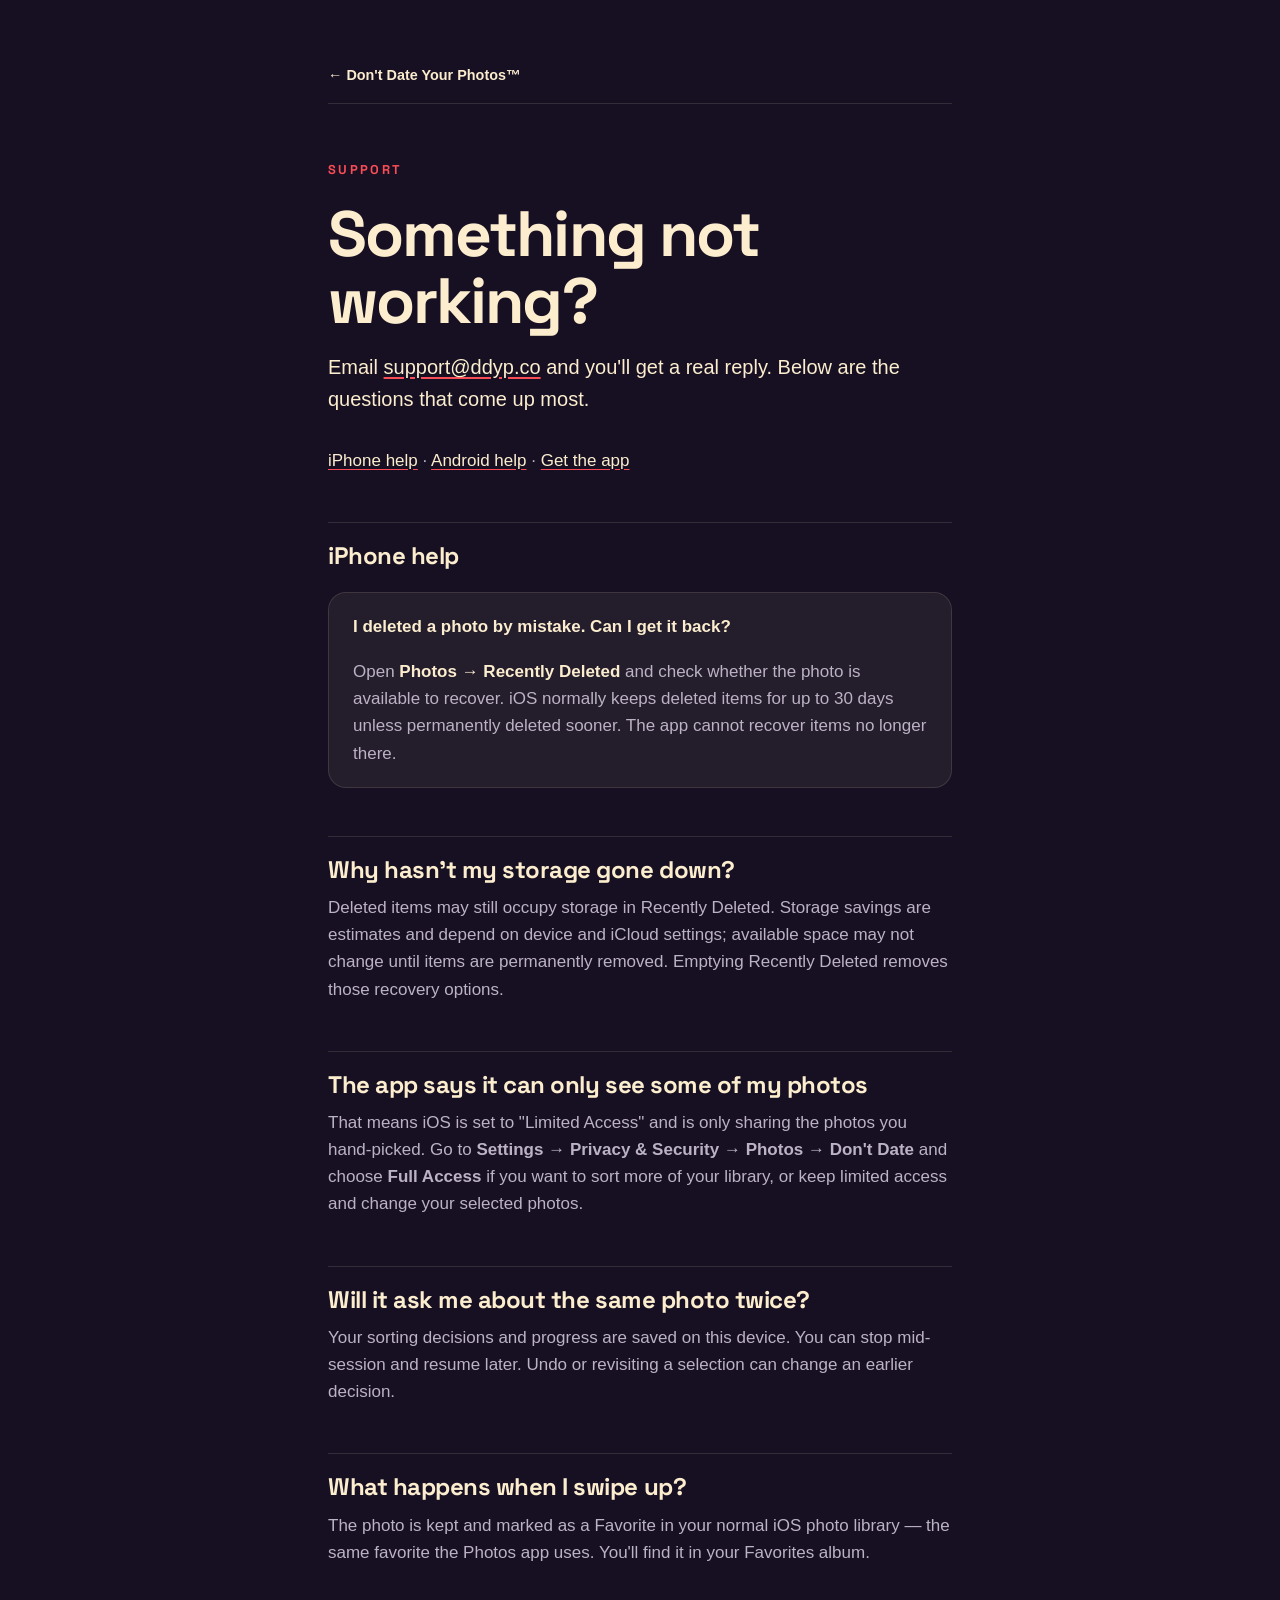
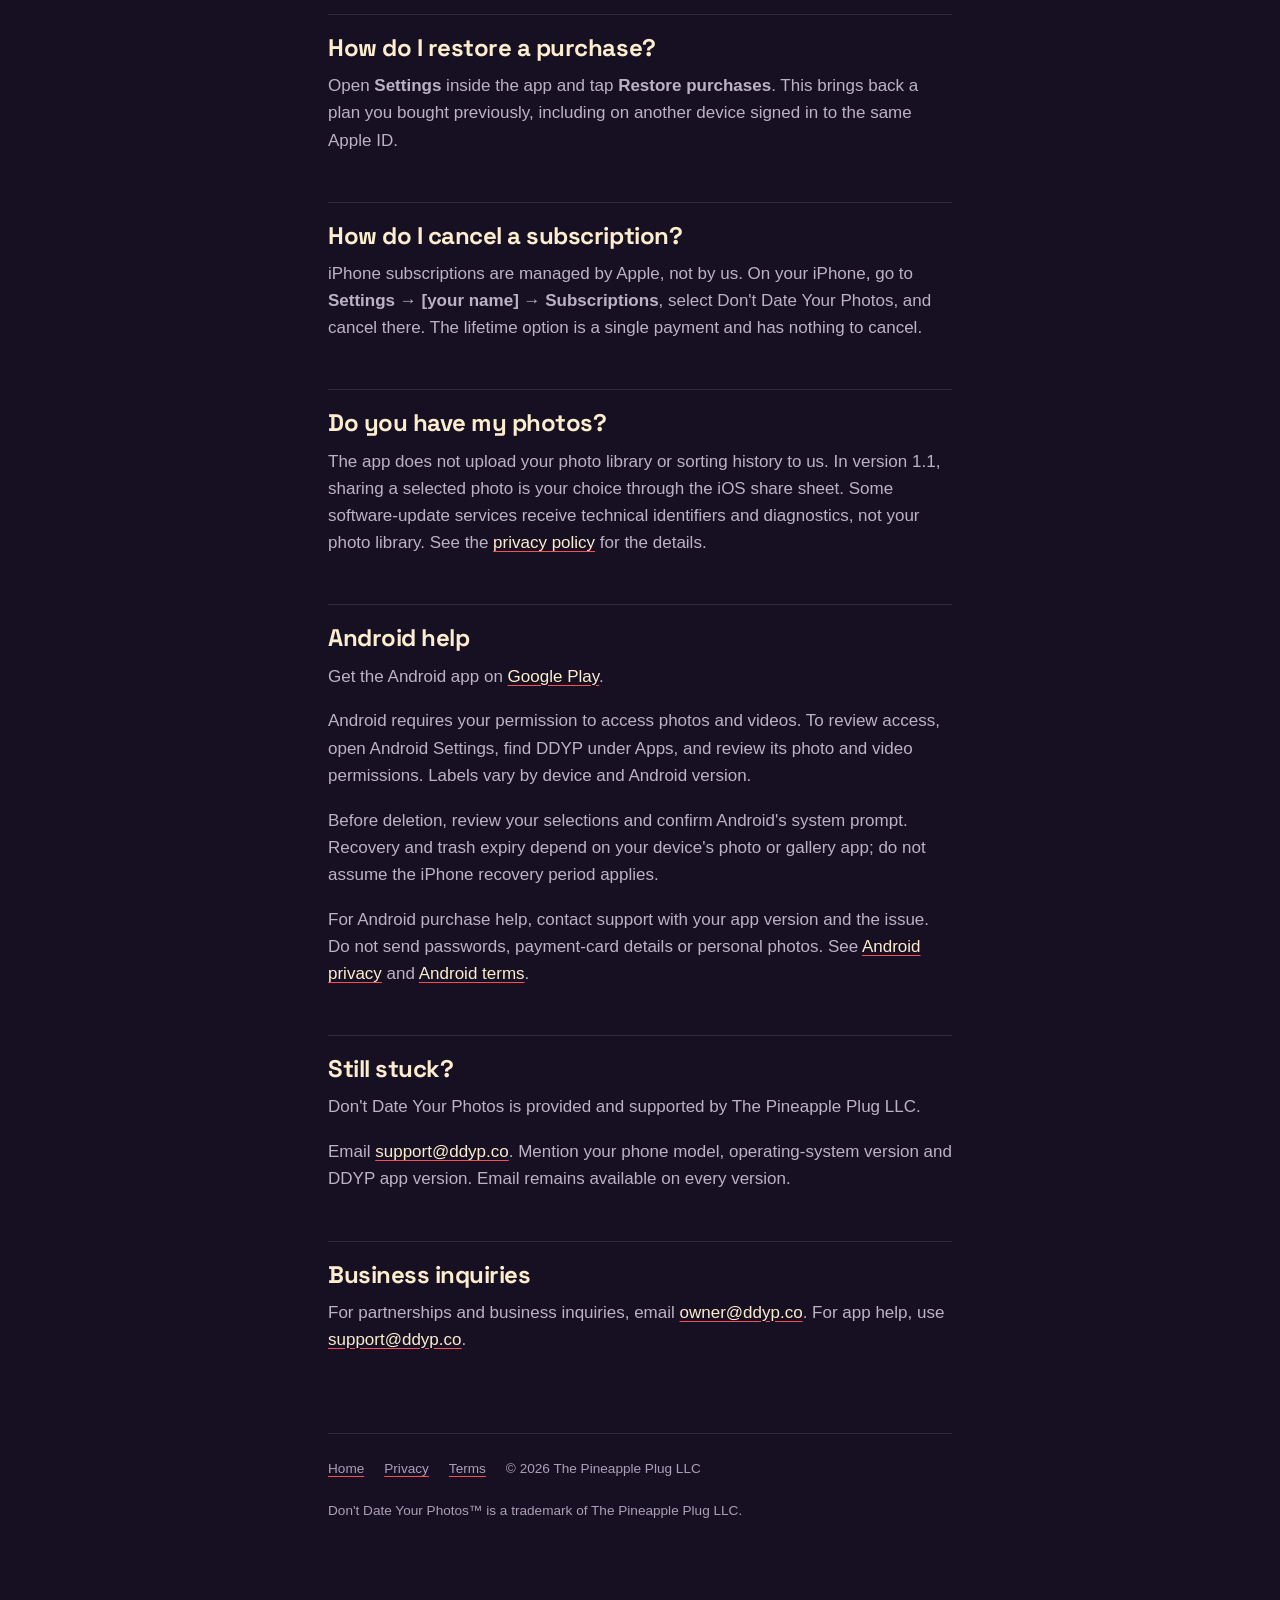
<file: support/index.html>
<!doctype html>
<html lang="en">
  <head>
    <meta charset="utf-8" />
    <meta name="viewport" content="width=device-width, initial-scale=1" />
    <title>Support — Don't Date Your Photos</title>
    <meta
      name="description"
      content="Help for Don't Date Your Photos on iPhone and Android: permissions, recovery, purchases and support."
    />
    <meta name="theme-color" content="#171022" />
  <link rel="canonical" href="https://ddyp.co/support/">
  <meta name="robots" content="index, follow, max-image-preview:large">
  <link rel="icon" href="/favicon.ico" sizes="16x16 32x32 48x48">
  <link rel="icon" type="image/png" sizes="96x96" href="/favicon-96.png">
  <link rel="apple-touch-icon" sizes="180x180" href="/apple-touch-icon.png">
  <link rel="manifest" href="/site.webmanifest">
  <meta property="og:site_name" content="Don't Date Your Photos">
  <meta property="og:type" content="website">
  <meta property="og:title" content="Support — Don't Date Your Photos">
  <meta property="og:description" content="Get help with Don't Date Your Photos: photo permissions, sorting, purchases and recovering deleted photos.">
  <meta property="og:url" content="https://ddyp.co/support/">
  <meta property="og:image" content="https://ddyp.co/assets/share-card-v2.png">
  <meta property="og:image:width" content="1200">
  <meta property="og:image:height" content="630">
  <meta property="og:image:alt" content="Don't Date Your Photos: Keep the memories. Lose the baggage.">
  <meta name="twitter:card" content="summary_large_image">
  <meta name="twitter:title" content="Support — Don't Date Your Photos">
  <meta name="twitter:description" content="Get help with Don't Date Your Photos: photo permissions, sorting, purchases and recovering deleted photos.">
  <meta name="twitter:image" content="https://ddyp.co/assets/share-card-v2.png">
  <script type="application/ld+json">{"@context":"https://schema.org","@graph":[{"@type":"ContactPage","@id":"https://ddyp.co/support/#webpage","url":"https://ddyp.co/support/","name":"Support — Don't Date Your Photos","description":"Get help with Don't Date Your Photos: photo permissions, sorting, purchases and recovering deleted photos.","inLanguage":"en","isPartOf":{"@id":"https://ddyp.co/#website"},"breadcrumb":{"@id":"https://ddyp.co/support/#breadcrumb"}},{"@type":"BreadcrumbList","@id":"https://ddyp.co/support/#breadcrumb","itemListElement":[{"@type":"ListItem","position":1,"name":"Don't Date Your Photos","item":"https://ddyp.co/"},{"@type":"ListItem","position":2,"name":"Support","item":"https://ddyp.co/support/"}]}]}</script>
    <link rel="stylesheet" href="/style.css" />
  <script src="https://analytics.ahrefs.com/analytics.js" data-key="vNHTJaJjUGwgc/IpvAOgdg" async></script>
  </head>
  <body>
    <main class="wrap">
      <a href="/" class="nav-back">← Don't Date Your Photos™</a>

      <p class="eyebrow">Support</p>
      <h1>Something not working?</h1>

      <p class="lede">
        Email <a href="mailto:support@ddyp.co">support@ddyp.co</a>
        and you'll get a real reply. Below are the questions that come up most.
      </p>

      <p><a href="#iphone-help">iPhone help</a> · <a href="#android-help">Android help</a> · <a href="/app/">Get the app</a></p>
      <h2 id="iphone-help">iPhone help</h2>
      <div class="card">
        <p><strong>I deleted a photo by mistake. Can I get it back?</strong></p>
        <p>
          Open <strong>Photos → Recently Deleted</strong> and check whether the photo is
          available to recover. iOS normally keeps deleted items for up to 30 days unless
          permanently deleted sooner. The app cannot recover items no longer there.
        </p>
      </div>

      <h2>Why hasn't my storage gone down?</h2>
      <p>
        Deleted items may still occupy storage in Recently Deleted. Storage savings are estimates
        and depend on device and iCloud settings; available space may not change until items
        are permanently removed. Emptying Recently Deleted removes those recovery options.
      </p>

      <h2>The app says it can only see some of my photos</h2>
      <p>
        That means iOS is set to "Limited Access" and is only sharing the photos you hand-picked.
        Go to <strong>Settings → Privacy &amp; Security → Photos → Don't Date</strong> and choose
        <strong>Full Access</strong> if you want to sort more of your library, or keep limited access and change your selected photos.
      </p>

      <h2>Will it ask me about the same photo twice?</h2>
      <p>
        Your sorting decisions and progress are saved on this device. You can stop mid-session and resume later. Undo or revisiting a selection can change an earlier decision.
      </p>

      <h2>What happens when I swipe up?</h2>
      <p>
        The photo is kept and marked as a Favorite in your normal iOS photo library — the same
        favorite the Photos app uses. You'll find it in your Favorites album.
      </p>

      <h2>How do I restore a purchase?</h2>
      <p>
        Open <strong>Settings</strong> inside the app and tap <strong>Restore purchases</strong>.
        This brings back a plan you bought previously, including on another device signed in to the
        same Apple ID.
      </p>

      <h2>How do I cancel a subscription?</h2>
      <p>
        iPhone subscriptions are managed by Apple, not by us. On your iPhone, go to
        <strong>Settings → [your name] → Subscriptions</strong>, select Don't Date Your Photos, and
        cancel there. The lifetime option is a single payment and has nothing to cancel.
      </p>

      <h2>Do you have my photos?</h2>
      <p>
        The app does not upload your photo library or sorting history to us. In version 1.1,
        sharing a selected photo is your choice through the iOS share sheet. Some software-update services receive technical identifiers and diagnostics, not your photo library. See the
        <a href="/privacy/">privacy policy</a> for the details.
      </p>

      <h2 id="android-help">Android help</h2>
      <p>Get the Android app on <a href="/appa/">Google Play</a>.</p>
      <p>Android requires your permission to access photos and videos. To review access, open Android Settings, find DDYP under Apps, and review its photo and video permissions. Labels vary by device and Android version.</p>
      <p>Before deletion, review your selections and confirm Android's system prompt. Recovery and trash expiry depend on your device's photo or gallery app; do not assume the iPhone recovery period applies.</p>
      <p>For Android purchase help, contact support with your app version and the issue. Do not send passwords, payment-card details or personal photos. See <a href="/android/privacy/">Android privacy</a> and <a href="/android/terms/">Android terms</a>.</p>
      <h2>Still stuck?</h2>
      <p>Don't Date Your Photos is provided and supported by The Pineapple Plug LLC.</p>
      <p>
        Email <a href="mailto:support@ddyp.co">support@ddyp.co</a>.
        Mention your phone model, operating-system version and DDYP app version. Email remains available on every version.
      </p>

      <h2>Business inquiries</h2>
      <p>For partnerships and business inquiries, email <a href="mailto:owner@ddyp.co">owner@ddyp.co</a>. For app help, use <a href="mailto:support@ddyp.co">support@ddyp.co</a>.</p>

      <footer>
        <a href="/">Home</a>
        <a href="/privacy/">Privacy</a>
        <a href="/terms/">Terms</a>
        <span>© 2026 The Pineapple Plug LLC</span>
      <span>Don't Date Your Photos™ is a trademark of The Pineapple Plug LLC.</span></footer>
    </main>
  </body>
</html>
</file>
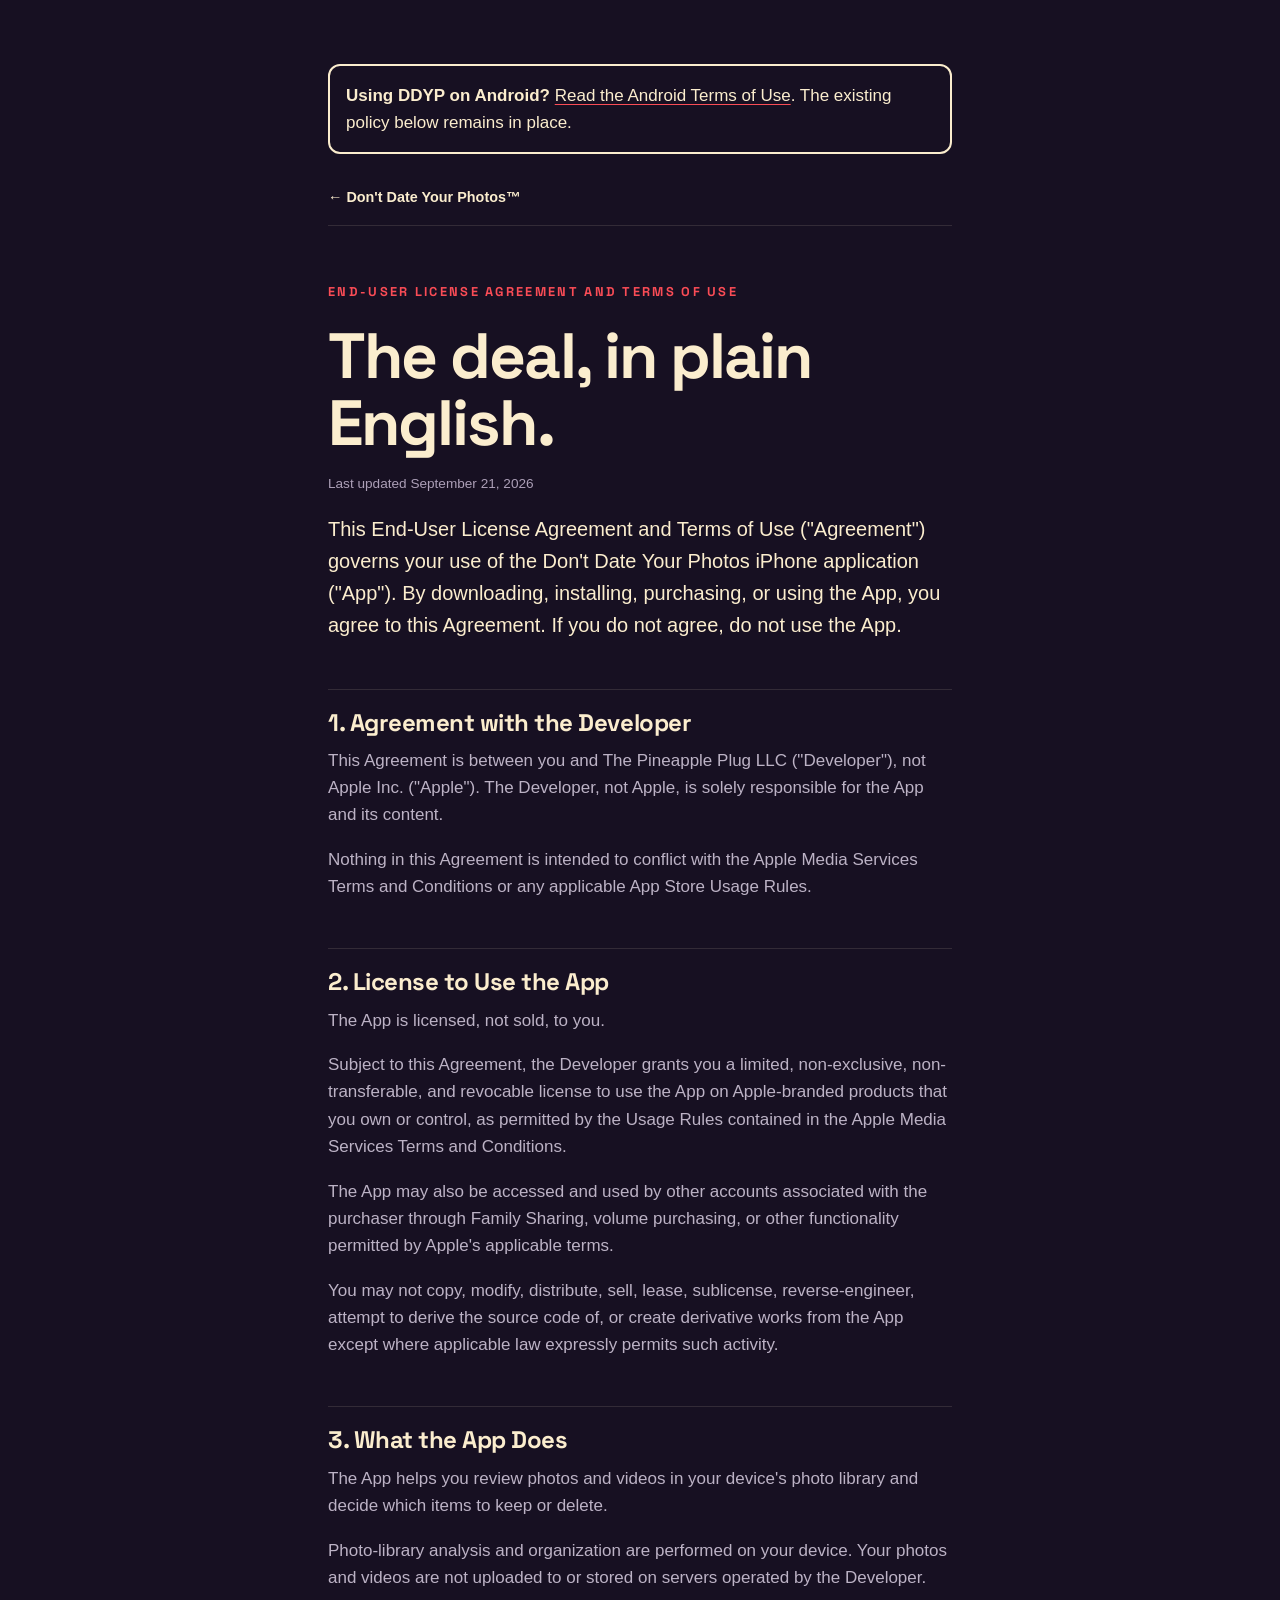
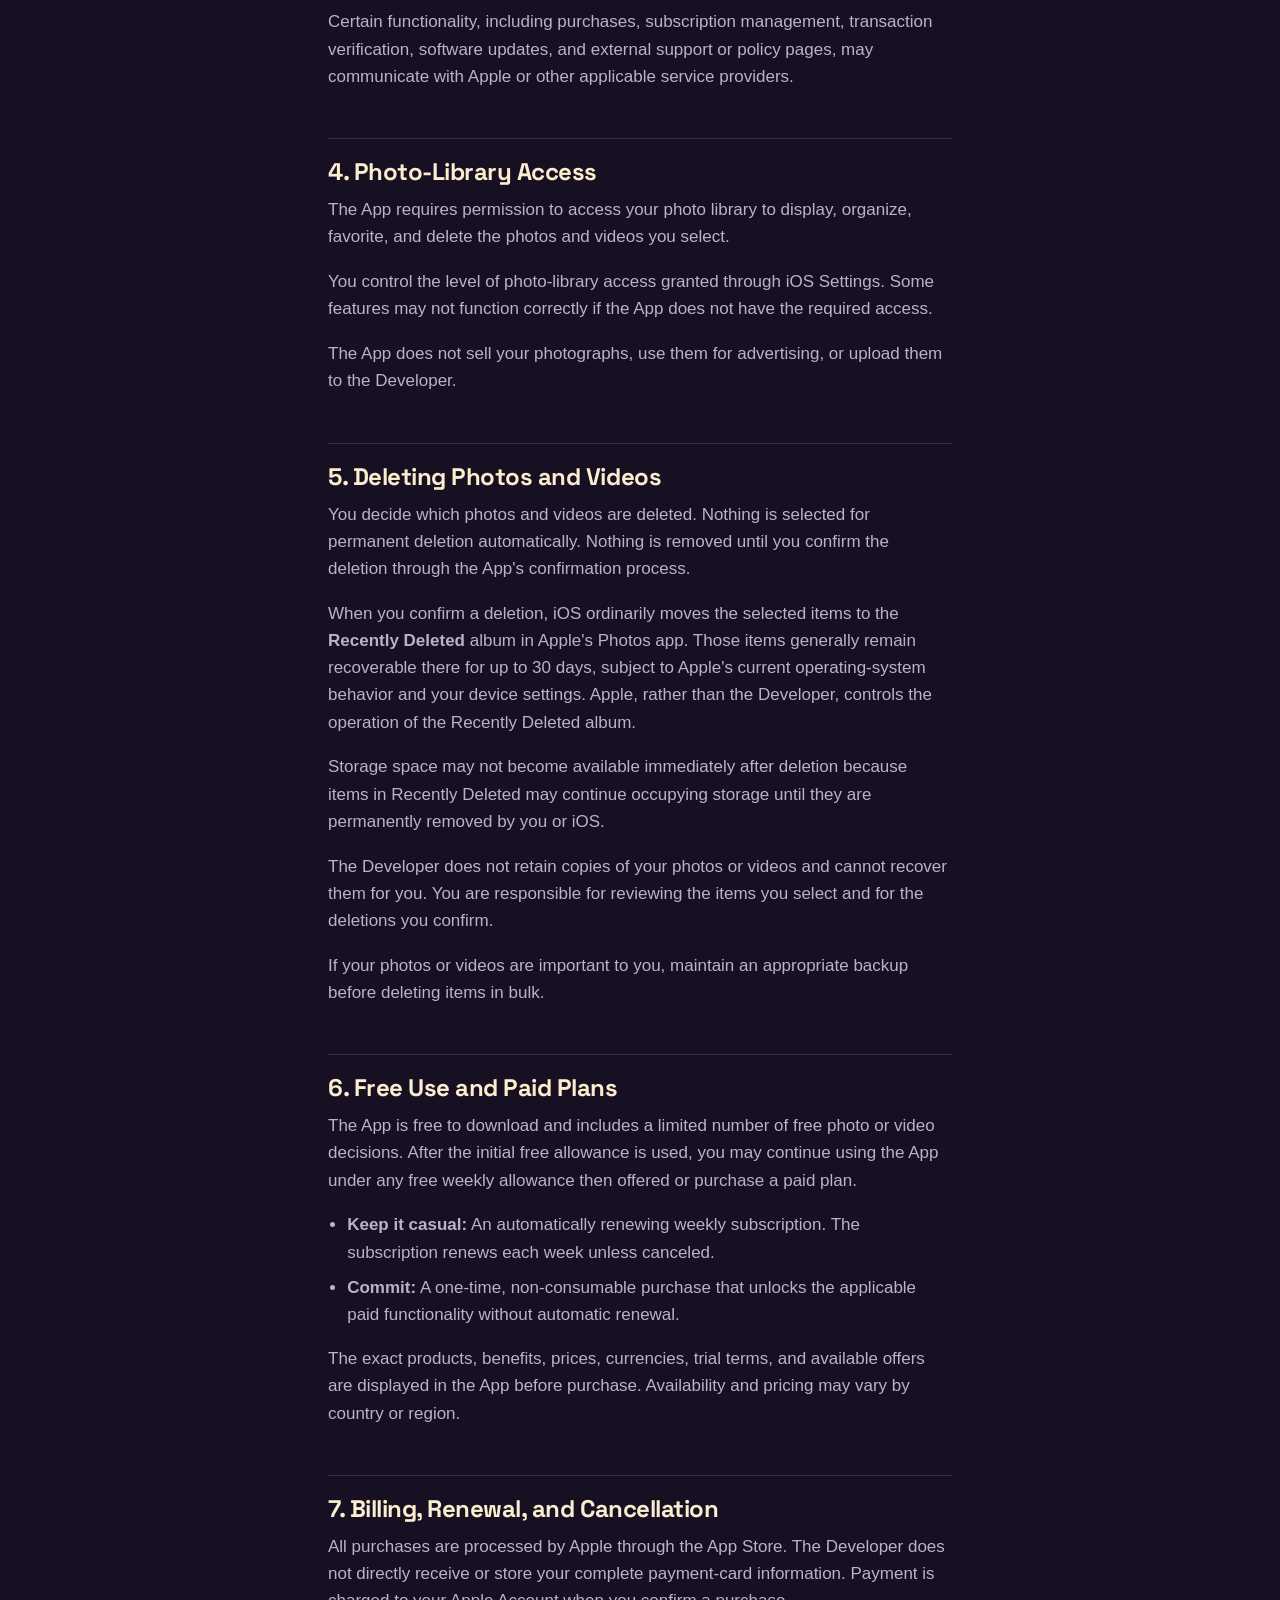
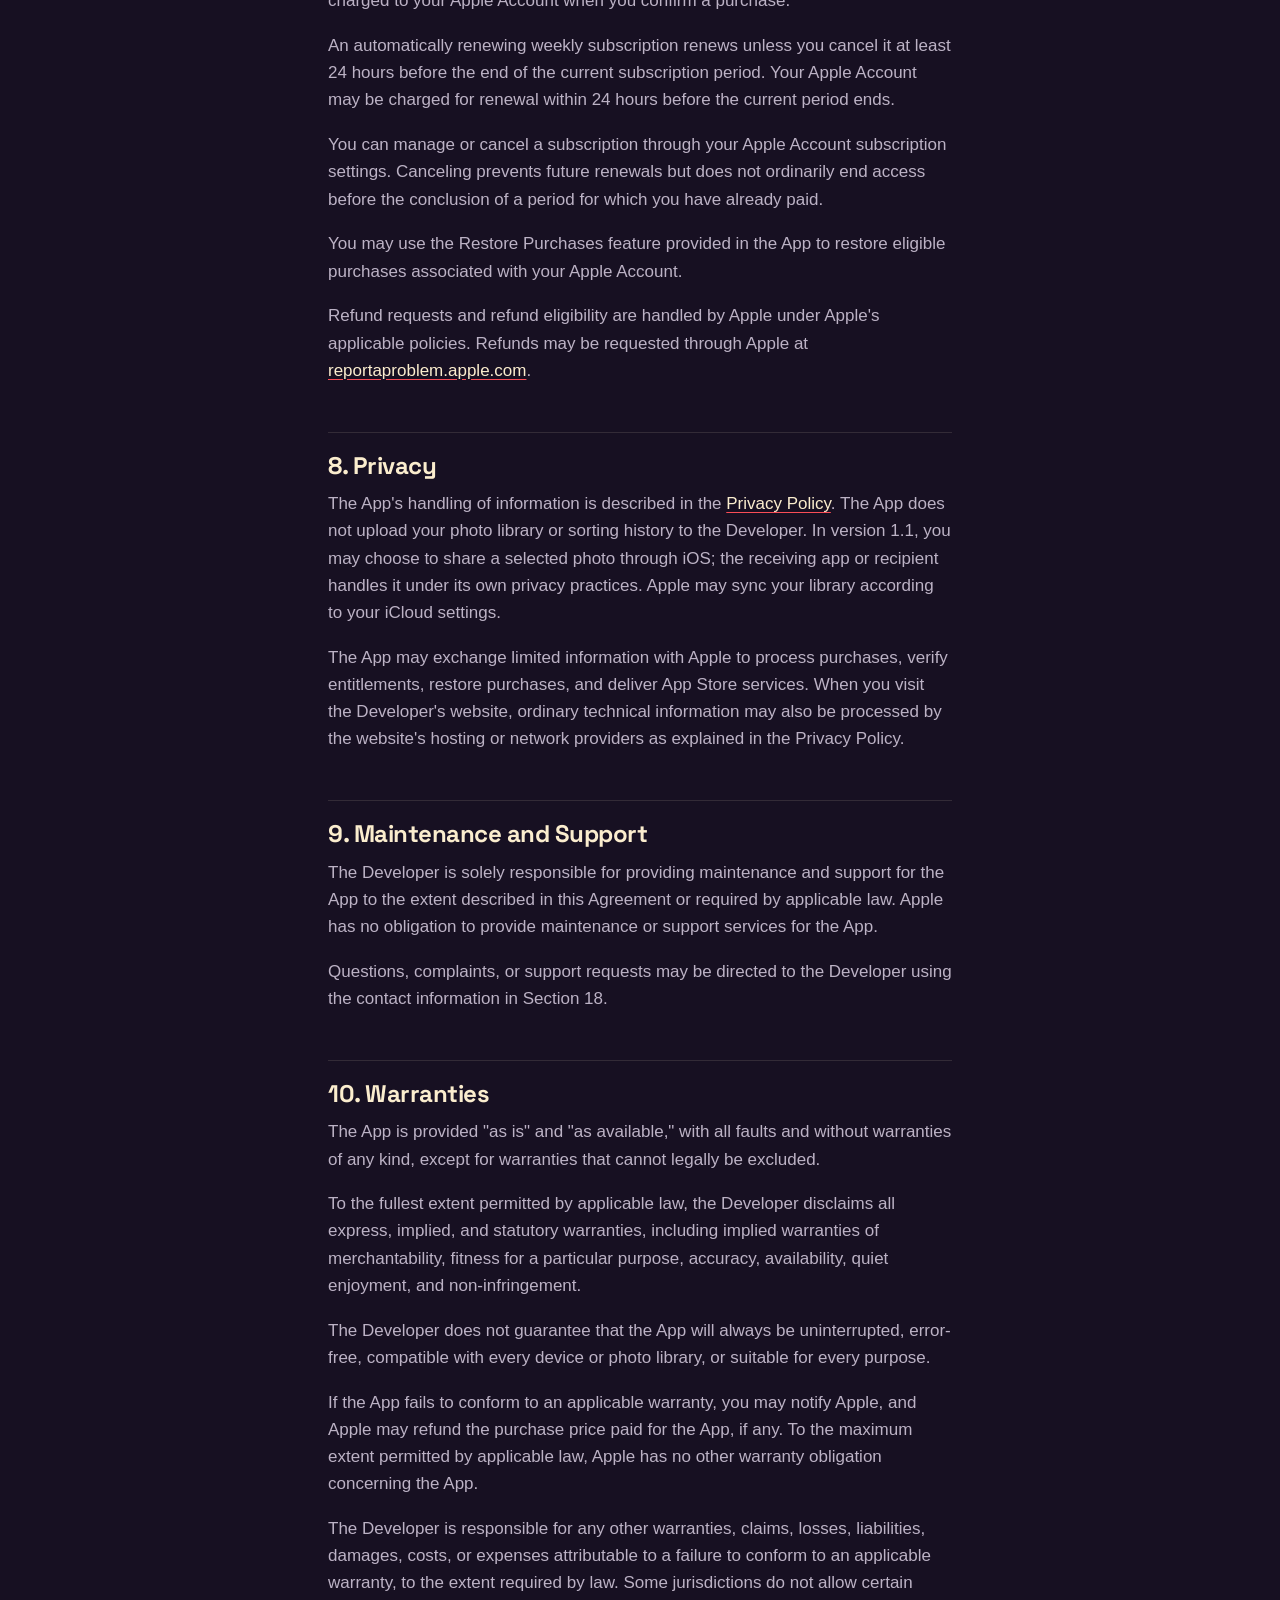
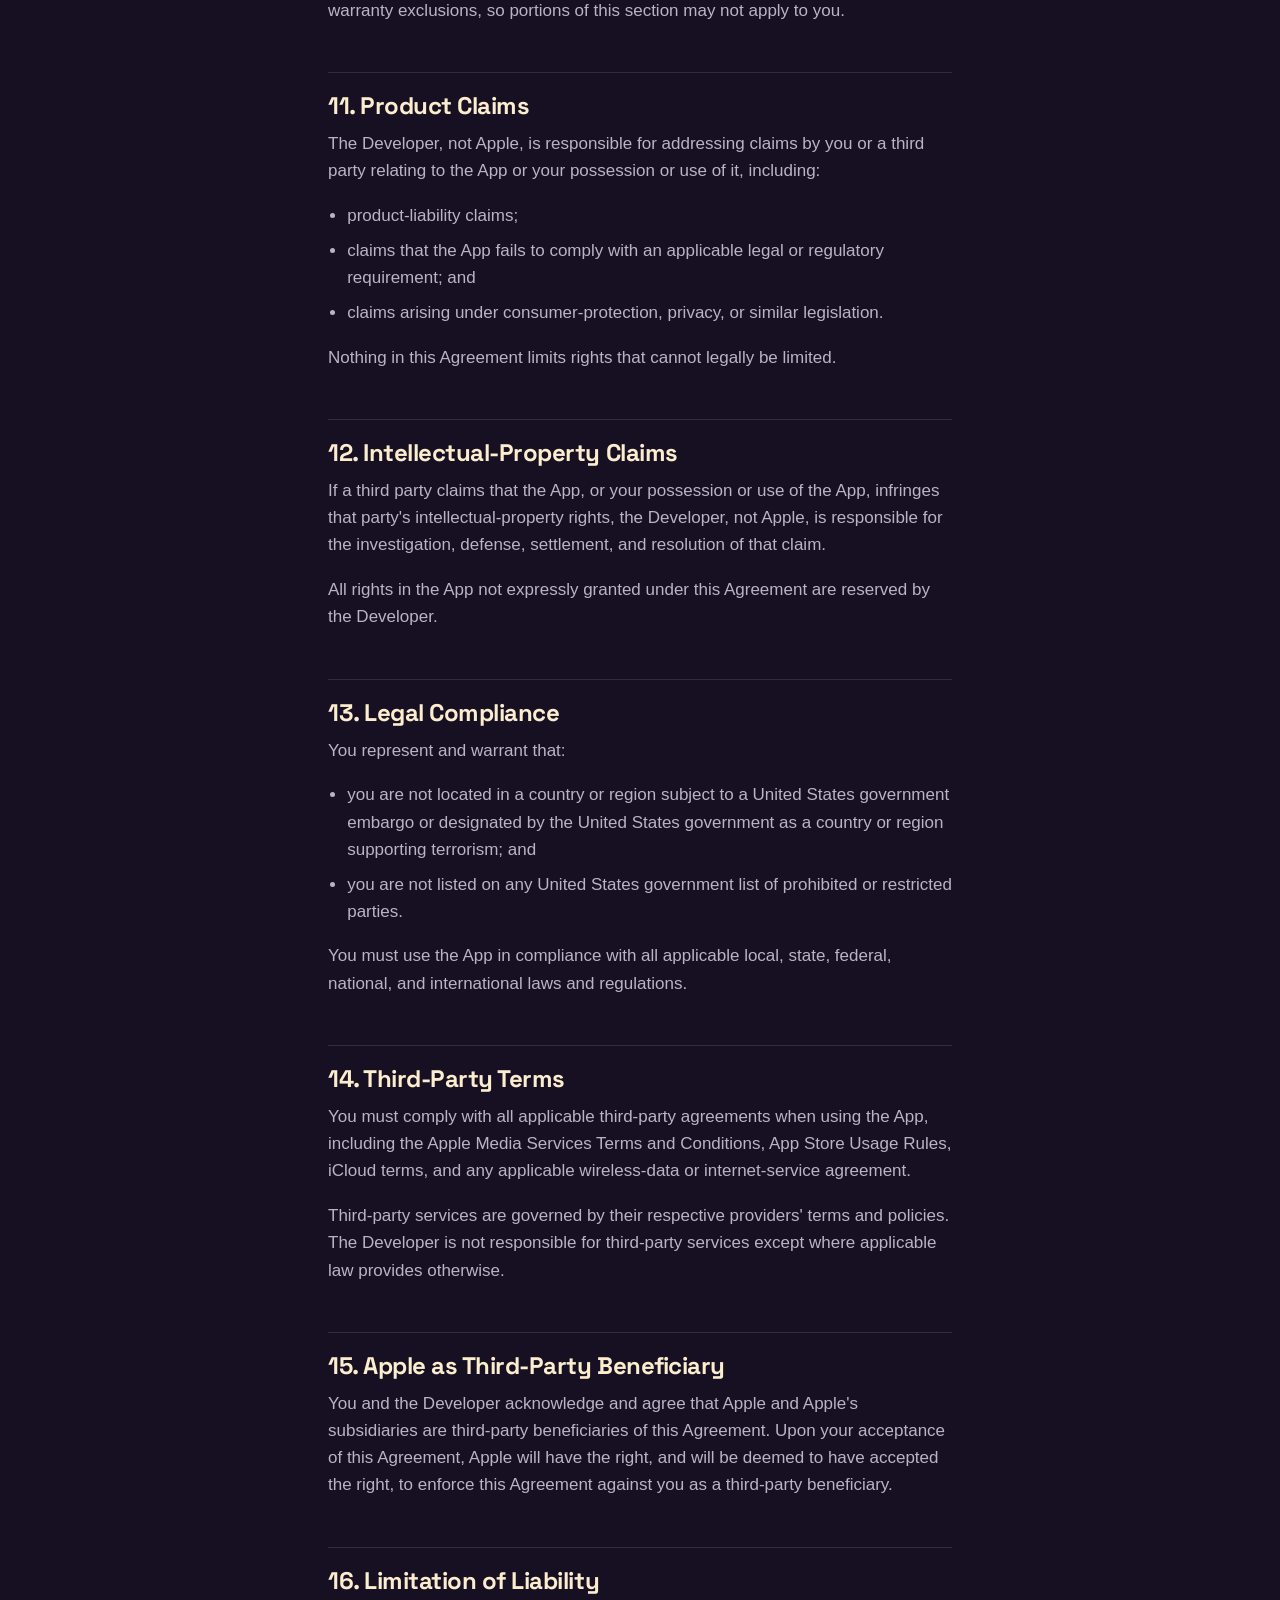
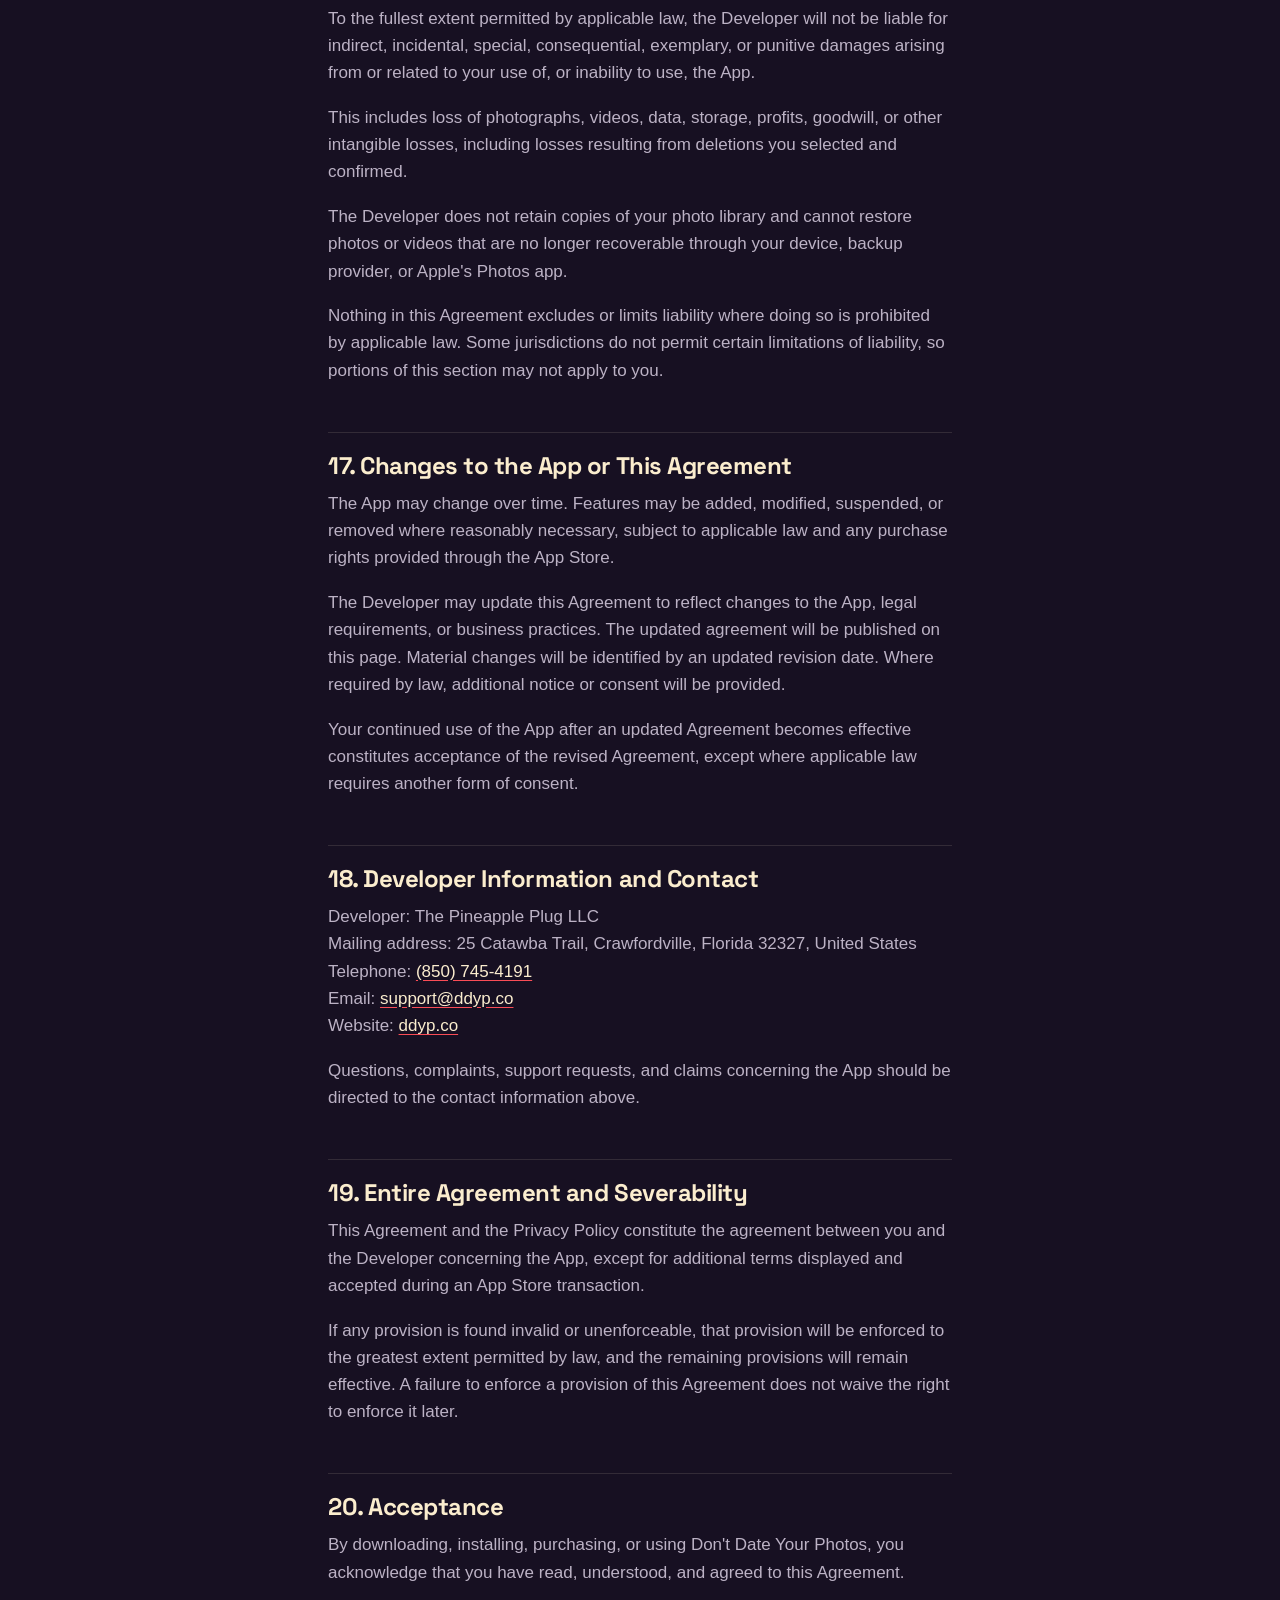
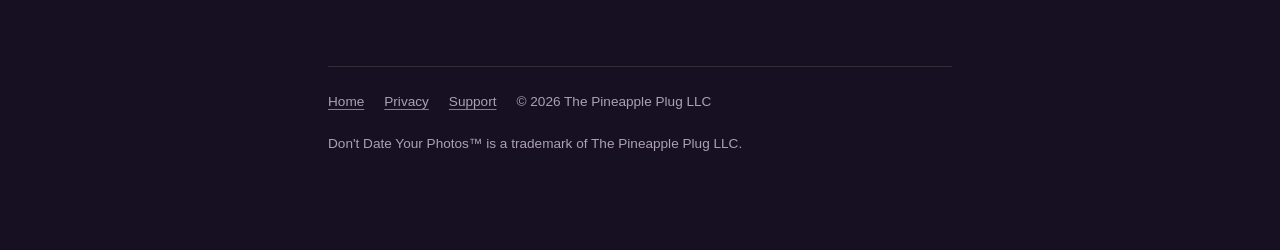
<file: terms/index.html>
<!doctype html>
<html lang="en">
  <head>
    <meta charset="utf-8" />
    <meta name="viewport" content="width=device-width, initial-scale=1" />
    <title>End-User License Agreement and Terms of Use - Don't Date Your Photos</title>
    <meta
      name="description"
      content="Read the Don't Date Your Photos license agreement and terms covering photo deletion, subscriptions, purchases, support and your use of the iPhone app."
    />
    <meta name="theme-color" content="#171022" />
  <link rel="canonical" href="https://ddyp.co/terms/">
  <meta name="robots" content="index, follow, max-image-preview:large">
  <link rel="icon" href="/favicon.ico" sizes="16x16 32x32 48x48">
  <link rel="icon" type="image/png" sizes="96x96" href="/favicon-96.png">
  <link rel="apple-touch-icon" sizes="180x180" href="/apple-touch-icon.png">
  <link rel="manifest" href="/site.webmanifest">
  <meta property="og:site_name" content="Don't Date Your Photos">
  <meta property="og:type" content="website">
  <meta property="og:title" content="Terms of Use — Don't Date Your Photos">
  <meta property="og:description" content="Read the license agreement and terms for Don't Date Your Photos, the iPhone photo cleaner.">
  <meta property="og:url" content="https://ddyp.co/terms/">
  <meta property="og:image" content="https://ddyp.co/assets/share-card-v1.jpg">
  <meta property="og:image:width" content="1200">
  <meta property="og:image:height" content="630">
  <meta property="og:image:alt" content="Don't Date Your Photos: Keep the memories. Lose the baggage.">
  <meta name="twitter:card" content="summary_large_image">
  <meta name="twitter:title" content="Terms of Use — Don't Date Your Photos">
  <meta name="twitter:description" content="Read the license agreement and terms for Don't Date Your Photos, the iPhone photo cleaner.">
  <meta name="twitter:image" content="https://ddyp.co/assets/share-card-v1.jpg">
  <script type="application/ld+json">{"@context":"https://schema.org","@graph":[{"@type":"WebPage","@id":"https://ddyp.co/terms/#webpage","url":"https://ddyp.co/terms/","name":"Terms of Use — Don't Date Your Photos","description":"Read the license agreement and terms for Don't Date Your Photos, the iPhone photo cleaner.","inLanguage":"en","isPartOf":{"@id":"https://ddyp.co/#website"},"breadcrumb":{"@id":"https://ddyp.co/terms/#breadcrumb"}},{"@type":"BreadcrumbList","@id":"https://ddyp.co/terms/#breadcrumb","itemListElement":[{"@type":"ListItem","position":1,"name":"Don't Date Your Photos","item":"https://ddyp.co/"},{"@type":"ListItem","position":2,"name":"Terms of Use","item":"https://ddyp.co/terms/"}]}]}</script>
    <link rel="stylesheet" href="/style.css" />
  <script src="https://analytics.ahrefs.com/analytics.js" data-key="vNHTJaJjUGwgc/IpvAOgdg" async></script>
  </head>
  <body>
    <main class="wrap">
  <aside aria-label="Android policy" style="padding:1rem;border:2px solid currentColor;border-radius:12px;margin:1rem 0"><strong>Using DDYP on Android?</strong> <a href="/android/terms/">Read the Android Terms of Use</a>. The existing policy below remains in place.</aside>
      <a href="/" class="nav-back">&larr; Don't Date Your Photos™</a>

      <p class="eyebrow">End-User License Agreement and Terms of Use</p>
      <h1>The deal, in plain English.</h1>

      <p class="meta">Last updated September 21, 2026</p>

      <p class="lede">
        This End-User License Agreement and Terms of Use ("Agreement") governs your use of the
        Don't Date Your Photos iPhone application ("App"). By downloading, installing, purchasing,
        or using the App, you agree to this Agreement. If you do not agree, do not use the App.
      </p>

      <h2>1. Agreement with the Developer</h2>
      <p>
        This Agreement is between you and The Pineapple Plug LLC ("Developer"), not Apple Inc.
        ("Apple"). The Developer, not Apple, is solely responsible for the App and its content.
      </p>
      <p>
        Nothing in this Agreement is intended to conflict with the Apple Media Services Terms and
        Conditions or any applicable App Store Usage Rules.
      </p>

      <h2>2. License to Use the App</h2>
      <p>The App is licensed, not sold, to you.</p>
      <p>
        Subject to this Agreement, the Developer grants you a limited, non-exclusive,
        non-transferable, and revocable license to use the App on Apple-branded products that you
        own or control, as permitted by the Usage Rules contained in the Apple Media Services Terms
        and Conditions.
      </p>
      <p>
        The App may also be accessed and used by other accounts associated with the purchaser
        through Family Sharing, volume purchasing, or other functionality permitted by Apple's
        applicable terms.
      </p>
      <p>
        You may not copy, modify, distribute, sell, lease, sublicense, reverse-engineer, attempt to
        derive the source code of, or create derivative works from the App except where applicable
        law expressly permits such activity.
      </p>

      <h2>3. What the App Does</h2>
      <p>
        The App helps you review photos and videos in your device's photo library and decide which
        items to keep or delete.
      </p>
      <p>
        Photo-library analysis and organization are performed on your device. Your photos and
        videos are not uploaded to or stored on servers operated by the Developer.
      </p>
      <p>
        Certain functionality, including purchases, subscription management, transaction
        verification, software updates, and external support or policy pages, may communicate with
        Apple or other applicable service providers.
      </p>

      <h2>4. Photo-Library Access</h2>
      <p>
        The App requires permission to access your photo library to display, organize, favorite,
        and delete the photos and videos you select.
      </p>
      <p>
        You control the level of photo-library access granted through iOS Settings. Some features
        may not function correctly if the App does not have the required access.
      </p>
      <p>
        The App does not sell your photographs, use them for advertising, or upload them to the
        Developer.
      </p>

      <h2>5. Deleting Photos and Videos</h2>
      <p>
        You decide which photos and videos are deleted. Nothing is selected for permanent deletion
        automatically. Nothing is removed until you confirm the deletion through the App's
        confirmation process.
      </p>
      <p>
        When you confirm a deletion, iOS ordinarily moves the selected items to the
        <strong>Recently Deleted</strong> album in Apple's Photos app. Those items generally remain
        recoverable there for up to 30 days, subject to Apple's current operating-system behavior
        and your device settings. Apple, rather than the Developer, controls the operation of the
        Recently Deleted album.
      </p>
      <p>
        Storage space may not become available immediately after deletion because items in Recently
        Deleted may continue occupying storage until they are permanently removed by you or iOS.
      </p>
      <p>
        The Developer does not retain copies of your photos or videos and cannot recover them for
        you. You are responsible for reviewing the items you select and for the deletions you
        confirm.
      </p>
      <p>
        If your photos or videos are important to you, maintain an appropriate backup before
        deleting items in bulk.
      </p>

      <h2>6. Free Use and Paid Plans</h2>
      <p>
        The App is free to download and includes a limited number of free photo or video decisions.
        After the initial free allowance is used, you may continue using the App under any free
        weekly allowance then offered or purchase a paid plan.
      </p>
      <ul>
        <li>
          <strong>Keep it casual:</strong> An automatically renewing weekly subscription. The
          subscription renews each week unless canceled.
        </li>
        <li>
          <strong>Commit:</strong> A one-time, non-consumable purchase that unlocks the applicable
          paid functionality without automatic renewal.
        </li>
      </ul>
      <p>
        The exact products, benefits, prices, currencies, trial terms, and available offers are
        displayed in the App before purchase. Availability and pricing may vary by country or
        region.
      </p>

      <h2>7. Billing, Renewal, and Cancellation</h2>
      <p>
        All purchases are processed by Apple through the App Store. The Developer does not directly
        receive or store your complete payment-card information. Payment is charged to your Apple
        Account when you confirm a purchase.
      </p>
      <p>
        An automatically renewing weekly subscription renews unless you cancel it at least 24 hours
        before the end of the current subscription period. Your Apple Account may be charged for
        renewal within 24 hours before the current period ends.
      </p>
      <p>
        You can manage or cancel a subscription through your Apple Account subscription settings.
        Canceling prevents future renewals but does not ordinarily end access before the conclusion
        of a period for which you have already paid.
      </p>
      <p>
        You may use the Restore Purchases feature provided in the App to restore eligible purchases
        associated with your Apple Account.
      </p>
      <p>
        Refund requests and refund eligibility are handled by Apple under Apple's applicable
        policies. Refunds may be requested through Apple at
        <a href="https://reportaproblem.apple.com" rel="noopener">reportaproblem.apple.com</a>.
      </p>

      <h2>8. Privacy</h2>
      <p>
        The App's handling of information is described in the
        <a href="/privacy/">Privacy Policy</a>. The App does not upload your photo library or sorting
        history to the Developer. In version 1.1, you may choose to share a selected photo through
        iOS; the receiving app or recipient handles it under its own privacy practices. Apple
        may sync your library according to your iCloud settings.
      </p>
      <p>
        The App may exchange limited information with Apple to process purchases, verify
        entitlements, restore purchases, and deliver App Store services. When you visit the
        Developer's website, ordinary technical information may also be processed by the website's
        hosting or network providers as explained in the Privacy Policy.
      </p>

      <h2>9. Maintenance and Support</h2>
      <p>
        The Developer is solely responsible for providing maintenance and support for the App to
        the extent described in this Agreement or required by applicable law. Apple has no
        obligation to provide maintenance or support services for the App.
      </p>
      <p>
        Questions, complaints, or support requests may be directed to the Developer using the
        contact information in Section 18.
      </p>

      <h2>10. Warranties</h2>
      <p>
        The App is provided "as is" and "as available," with all faults and without warranties of
        any kind, except for warranties that cannot legally be excluded.
      </p>
      <p>
        To the fullest extent permitted by applicable law, the Developer disclaims all express,
        implied, and statutory warranties, including implied warranties of merchantability, fitness
        for a particular purpose, accuracy, availability, quiet enjoyment, and non-infringement.
      </p>
      <p>
        The Developer does not guarantee that the App will always be uninterrupted, error-free,
        compatible with every device or photo library, or suitable for every purpose.
      </p>
      <p>
        If the App fails to conform to an applicable warranty, you may notify Apple, and Apple may
        refund the purchase price paid for the App, if any. To the maximum extent permitted by
        applicable law, Apple has no other warranty obligation concerning the App.
      </p>
      <p>
        The Developer is responsible for any other warranties, claims, losses, liabilities,
        damages, costs, or expenses attributable to a failure to conform to an applicable warranty,
        to the extent required by law. Some jurisdictions do not allow certain warranty exclusions,
        so portions of this section may not apply to you.
      </p>

      <h2>11. Product Claims</h2>
      <p>
        The Developer, not Apple, is responsible for addressing claims by you or a third party
        relating to the App or your possession or use of it, including:
      </p>
      <ul>
        <li>product-liability claims;</li>
        <li>claims that the App fails to comply with an applicable legal or regulatory requirement; and</li>
        <li>claims arising under consumer-protection, privacy, or similar legislation.</li>
      </ul>
      <p>Nothing in this Agreement limits rights that cannot legally be limited.</p>

      <h2>12. Intellectual-Property Claims</h2>
      <p>
        If a third party claims that the App, or your possession or use of the App, infringes that
        party's intellectual-property rights, the Developer, not Apple, is responsible for the
        investigation, defense, settlement, and resolution of that claim.
      </p>
      <p>All rights in the App not expressly granted under this Agreement are reserved by the Developer.</p>

      <h2>13. Legal Compliance</h2>
      <p>You represent and warrant that:</p>
      <ul>
        <li>
          you are not located in a country or region subject to a United States government embargo
          or designated by the United States government as a country or region supporting
          terrorism; and
        </li>
        <li>
          you are not listed on any United States government list of prohibited or restricted
          parties.
        </li>
      </ul>
      <p>
        You must use the App in compliance with all applicable local, state, federal, national, and
        international laws and regulations.
      </p>

      <h2>14. Third-Party Terms</h2>
      <p>
        You must comply with all applicable third-party agreements when using the App, including the
        Apple Media Services Terms and Conditions, App Store Usage Rules, iCloud terms, and any
        applicable wireless-data or internet-service agreement.
      </p>
      <p>
        Third-party services are governed by their respective providers' terms and policies. The
        Developer is not responsible for third-party services except where applicable law provides
        otherwise.
      </p>

      <h2>15. Apple as Third-Party Beneficiary</h2>
      <p>
        You and the Developer acknowledge and agree that Apple and Apple's subsidiaries are
        third-party beneficiaries of this Agreement. Upon your acceptance of this Agreement, Apple
        will have the right, and will be deemed to have accepted the right, to enforce this
        Agreement against you as a third-party beneficiary.
      </p>

      <h2>16. Limitation of Liability</h2>
      <p>
        To the fullest extent permitted by applicable law, the Developer will not be liable for
        indirect, incidental, special, consequential, exemplary, or punitive damages arising from
        or related to your use of, or inability to use, the App.
      </p>
      <p>
        This includes loss of photographs, videos, data, storage, profits, goodwill, or other
        intangible losses, including losses resulting from deletions you selected and confirmed.
      </p>
      <p>
        The Developer does not retain copies of your photo library and cannot restore photos or
        videos that are no longer recoverable through your device, backup provider, or Apple's
        Photos app.
      </p>
      <p>
        Nothing in this Agreement excludes or limits liability where doing so is prohibited by
        applicable law. Some jurisdictions do not permit certain limitations of liability, so
        portions of this section may not apply to you.
      </p>

      <h2>17. Changes to the App or This Agreement</h2>
      <p>
        The App may change over time. Features may be added, modified, suspended, or removed where
        reasonably necessary, subject to applicable law and any purchase rights provided through
        the App Store.
      </p>
      <p>
        The Developer may update this Agreement to reflect changes to the App, legal requirements,
        or business practices. The updated agreement will be published on this page. Material
        changes will be identified by an updated revision date. Where required by law, additional
        notice or consent will be provided.
      </p>
      <p>
        Your continued use of the App after an updated Agreement becomes effective constitutes
        acceptance of the revised Agreement, except where applicable law requires another form of
        consent.
      </p>

      <h2>18. Developer Information and Contact</h2>
      <p>
        Developer: The Pineapple Plug LLC<br />
        Mailing address: 25 Catawba Trail, Crawfordville, Florida 32327, United States<br />
        Telephone: <a href="tel:+18507454191">(850) 745-4191</a><br />
        Email:
        <a href="mailto:support@ddyp.co">support@ddyp.co</a><br />
        Website: <a href="https://ddyp.co/">ddyp.co</a>
      </p>
      <p>
        Questions, complaints, support requests, and claims concerning the App should be directed
        to the contact information above.
      </p>

      <h2>19. Entire Agreement and Severability</h2>
      <p>
        This Agreement and the Privacy Policy constitute the agreement between you and the
        Developer concerning the App, except for additional terms displayed and accepted during an
        App Store transaction.
      </p>
      <p>
        If any provision is found invalid or unenforceable, that provision will be enforced to the
        greatest extent permitted by law, and the remaining provisions will remain effective. A
        failure to enforce a provision of this Agreement does not waive the right to enforce it
        later.
      </p>

      <h2>20. Acceptance</h2>
      <p>
        By downloading, installing, purchasing, or using Don't Date Your Photos, you acknowledge
        that you have read, understood, and agreed to this Agreement.
      </p>

      <footer>
        <a href="/">Home</a>
        <a href="/privacy/">Privacy</a>
        <a href="/support/">Support</a>
        <span>&copy; 2026 The Pineapple Plug LLC</span>
      <span>Don't Date Your Photos™ is a trademark of The Pineapple Plug LLC.</span></footer>
    </main>
  </body>
</html>
</file>
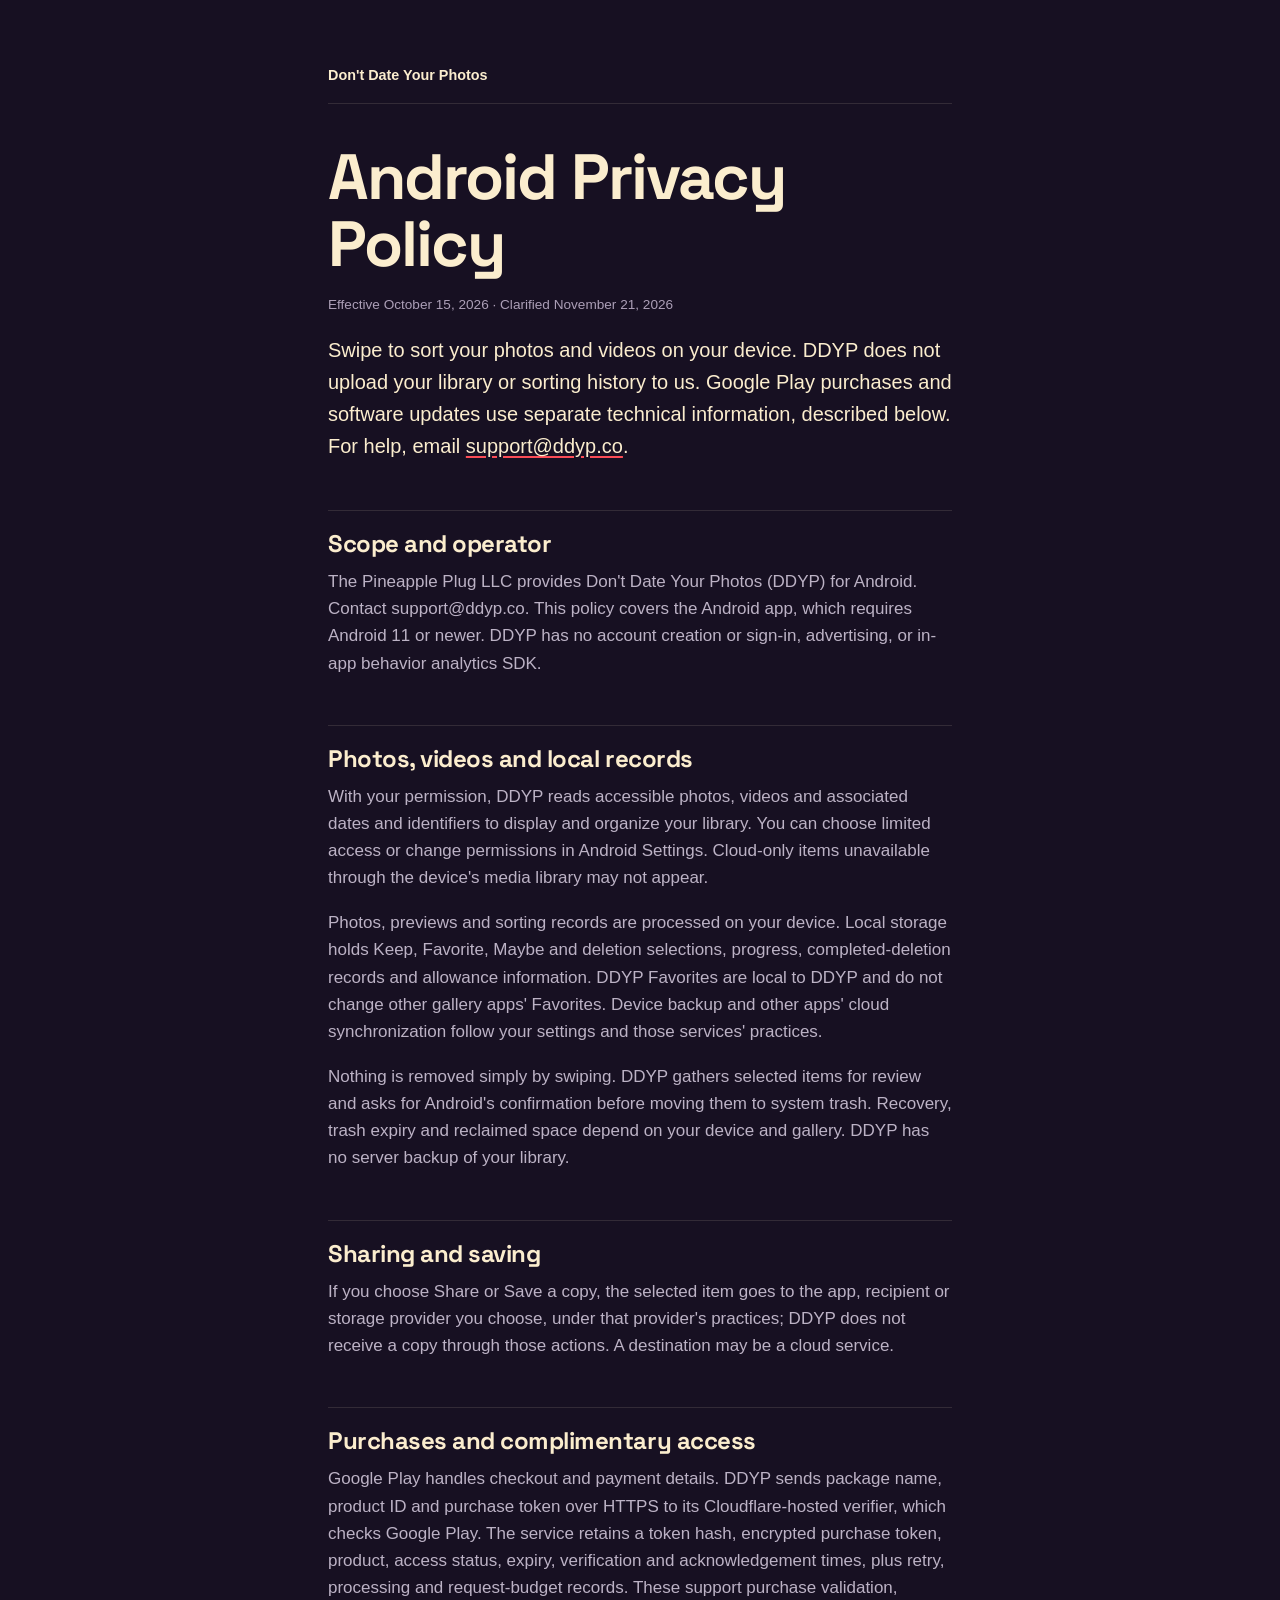
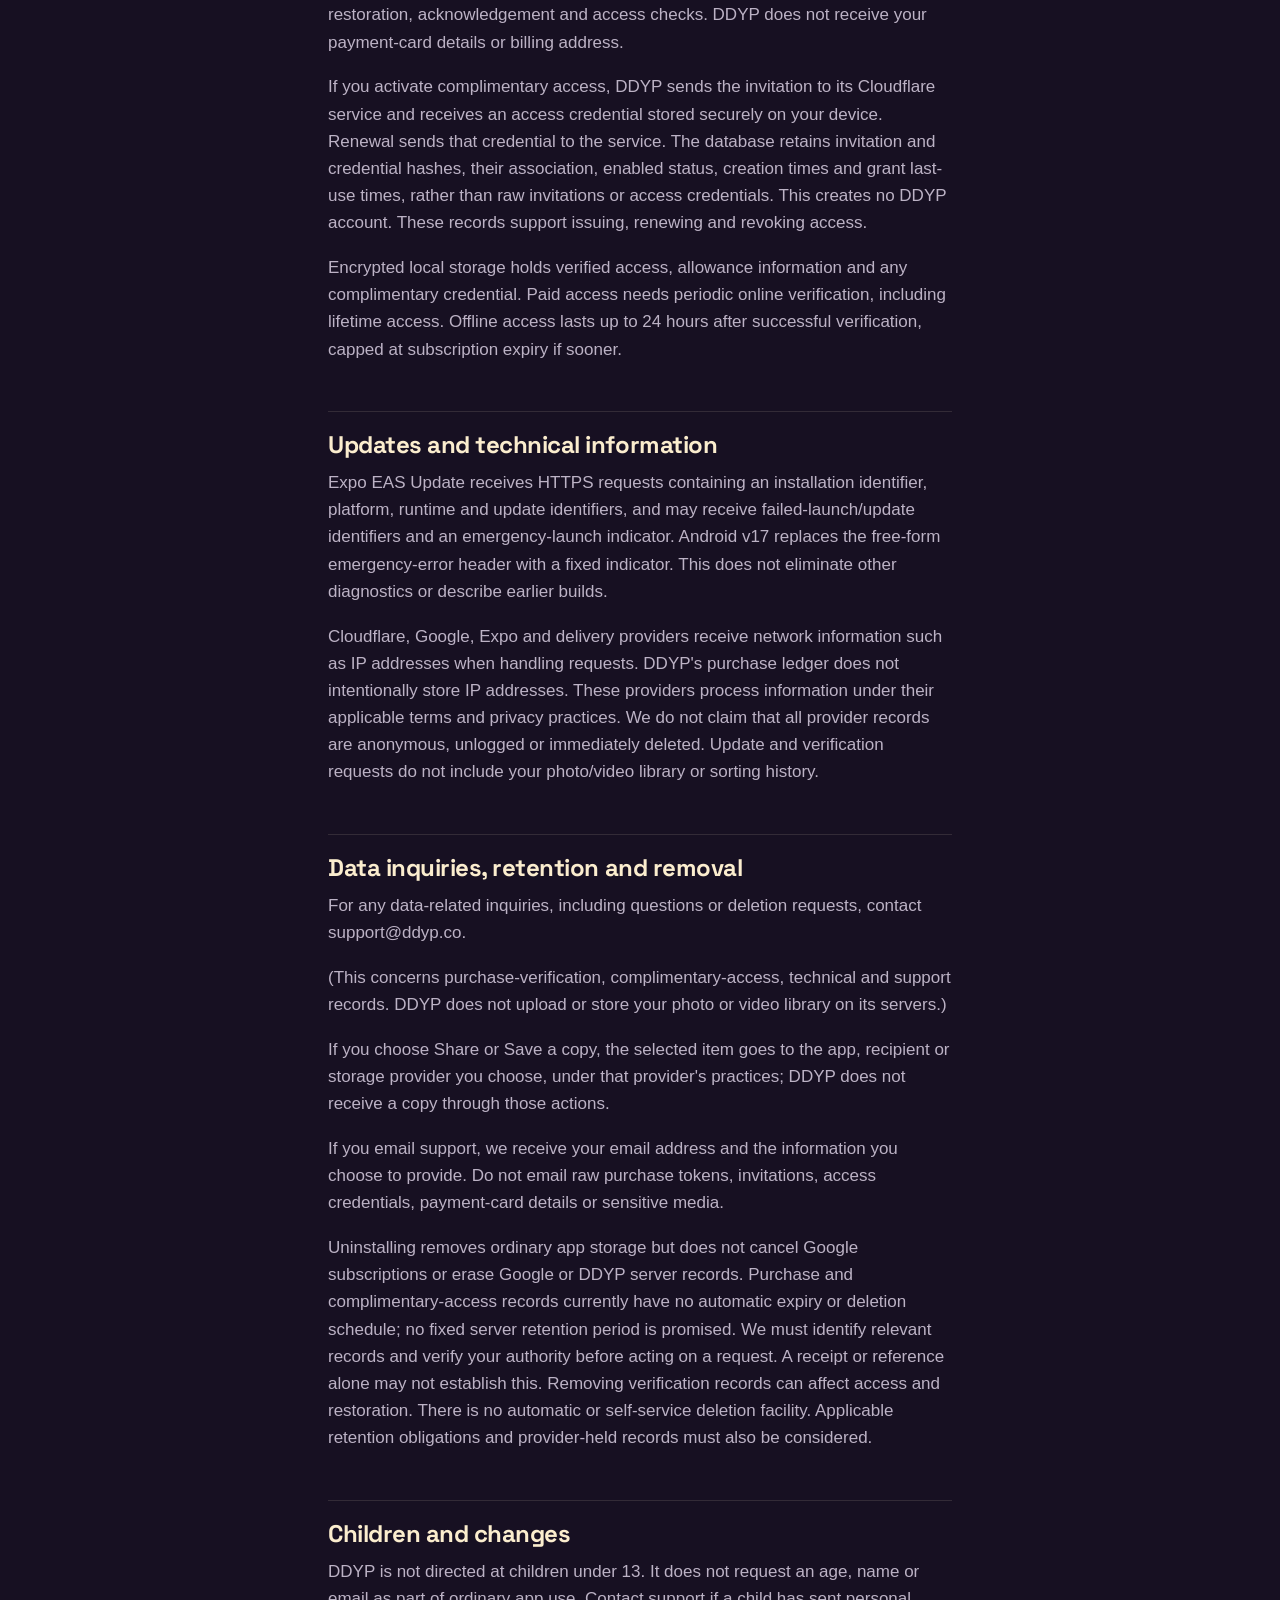
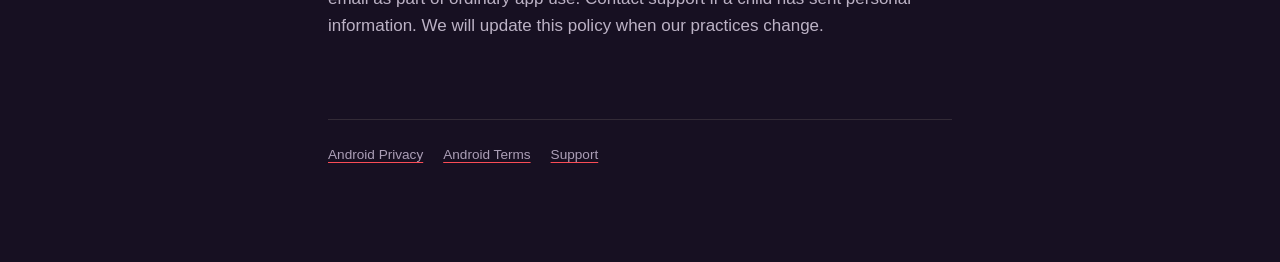
<file: android/privacy/index.html>
<!doctype html>
<html lang="en"><head><meta charset="utf-8"><meta name="viewport" content="width=device-width, initial-scale=1"><title>Android Privacy Policy - Don't Date Your Photos</title><meta name="description" content="Android Privacy Policy for Don't Date Your Photos, provided by The Pineapple Plug LLC."><link rel="canonical" href="https://ddyp.co/android/privacy/"><link rel="stylesheet" href="/style.css"></head><body><main class="wrap"><a class="nav-back" href="/">Don't Date Your Photos</a><h1>Android Privacy Policy</h1><p class="meta">Effective October 15, 2026 · Clarified November 21, 2026</p>
<p class="lede">Swipe to sort your photos and videos on your device. DDYP does not upload your library or sorting history to us. Google Play purchases and software updates use separate technical information, described below. For help, email <a href="mailto:support@ddyp.co">support@ddyp.co</a>.</p>
<h2>Scope and operator</h2>
<p>The Pineapple Plug LLC provides Don't Date Your Photos (DDYP) for Android. Contact support@ddyp.co. This policy covers the Android app, which requires Android 11 or newer. DDYP has no account creation or sign-in, advertising, or in-app behavior analytics SDK.</p>
<h2>Photos, videos and local records</h2>
<p>With your permission, DDYP reads accessible photos, videos and associated dates and identifiers to display and organize your library. You can choose limited access or change permissions in Android Settings. Cloud-only items unavailable through the device's media library may not appear.</p>
<p>Photos, previews and sorting records are processed on your device. Local storage holds Keep, Favorite, Maybe and deletion selections, progress, completed-deletion records and allowance information. DDYP Favorites are local to DDYP and do not change other gallery apps' Favorites. Device backup and other apps' cloud synchronization follow your settings and those services' practices.</p>
<p>Nothing is removed simply by swiping. DDYP gathers selected items for review and asks for Android's confirmation before moving them to system trash. Recovery, trash expiry and reclaimed space depend on your device and gallery. DDYP has no server backup of your library.</p>
<h2>Sharing and saving</h2>
<p>If you choose Share or Save a copy, the selected item goes to the app, recipient or storage provider you choose, under that provider's practices; DDYP does not receive a copy through those actions. A destination may be a cloud service.</p>
<h2>Purchases and complimentary access</h2>
<p>Google Play handles checkout and payment details. DDYP sends package name, product ID and purchase token over HTTPS to its Cloudflare-hosted verifier, which checks Google Play. The service retains a token hash, encrypted purchase token, product, access status, expiry, verification and acknowledgement times, plus retry, processing and request-budget records. These support purchase validation, restoration, acknowledgement and access checks. DDYP does not receive your payment-card details or billing address.</p>
<p>If you activate complimentary access, DDYP sends the invitation to its Cloudflare service and receives an access credential stored securely on your device. Renewal sends that credential to the service. The database retains invitation and credential hashes, their association, enabled status, creation times and grant last-use times, rather than raw invitations or access credentials. This creates no DDYP account. These records support issuing, renewing and revoking access.</p>
<p>Encrypted local storage holds verified access, allowance information and any complimentary credential. Paid access needs periodic online verification, including lifetime access. Offline access lasts up to 24 hours after successful verification, capped at subscription expiry if sooner.</p>
<h2>Updates and technical information</h2>
<p>Expo EAS Update receives HTTPS requests containing an installation identifier, platform, runtime and update identifiers, and may receive failed-launch/update identifiers and an emergency-launch indicator. Android v17 replaces the free-form emergency-error header with a fixed indicator. This does not eliminate other diagnostics or describe earlier builds.</p>
<p>Cloudflare, Google, Expo and delivery providers receive network information such as IP addresses when handling requests. DDYP's purchase ledger does not intentionally store IP addresses. These providers process information under their applicable terms and privacy practices. We do not claim that all provider records are anonymous, unlogged or immediately deleted. Update and verification requests do not include your photo/video library or sorting history.</p>
<h2>Data inquiries, retention and removal</h2>
<p>For any data-related inquiries, including questions or deletion requests, contact support@ddyp.co.</p>
<p>(This concerns purchase-verification, complimentary-access, technical and support records. DDYP does not upload or store your photo or video library on its servers.)</p>
<p>If you choose Share or Save a copy, the selected item goes to the app, recipient or storage provider you choose, under that provider's practices; DDYP does not receive a copy through those actions.</p>
<p>If you email support, we receive your email address and the information you choose to provide. Do not email raw purchase tokens, invitations, access credentials, payment-card details or sensitive media.</p>
<p>Uninstalling removes ordinary app storage but does not cancel Google subscriptions or erase Google or DDYP server records. Purchase and complimentary-access records currently have no automatic expiry or deletion schedule; no fixed server retention period is promised. We must identify relevant records and verify your authority before acting on a request. A receipt or reference alone may not establish this. Removing verification records can affect access and restoration. There is no automatic or self-service deletion facility. Applicable retention obligations and provider-held records must also be considered.</p>
<h2>Children and changes</h2>
<p>DDYP is not directed at children under 13. It does not request an age, name or email as part of ordinary app use. Contact support if a child has sent personal information. We will update this policy when our practices change.</p>
<footer><a href="/android/privacy/">Android Privacy</a> <a href="/android/terms/">Android Terms</a> <a href="/support/">Support</a></footer></main></body></html>
</file>
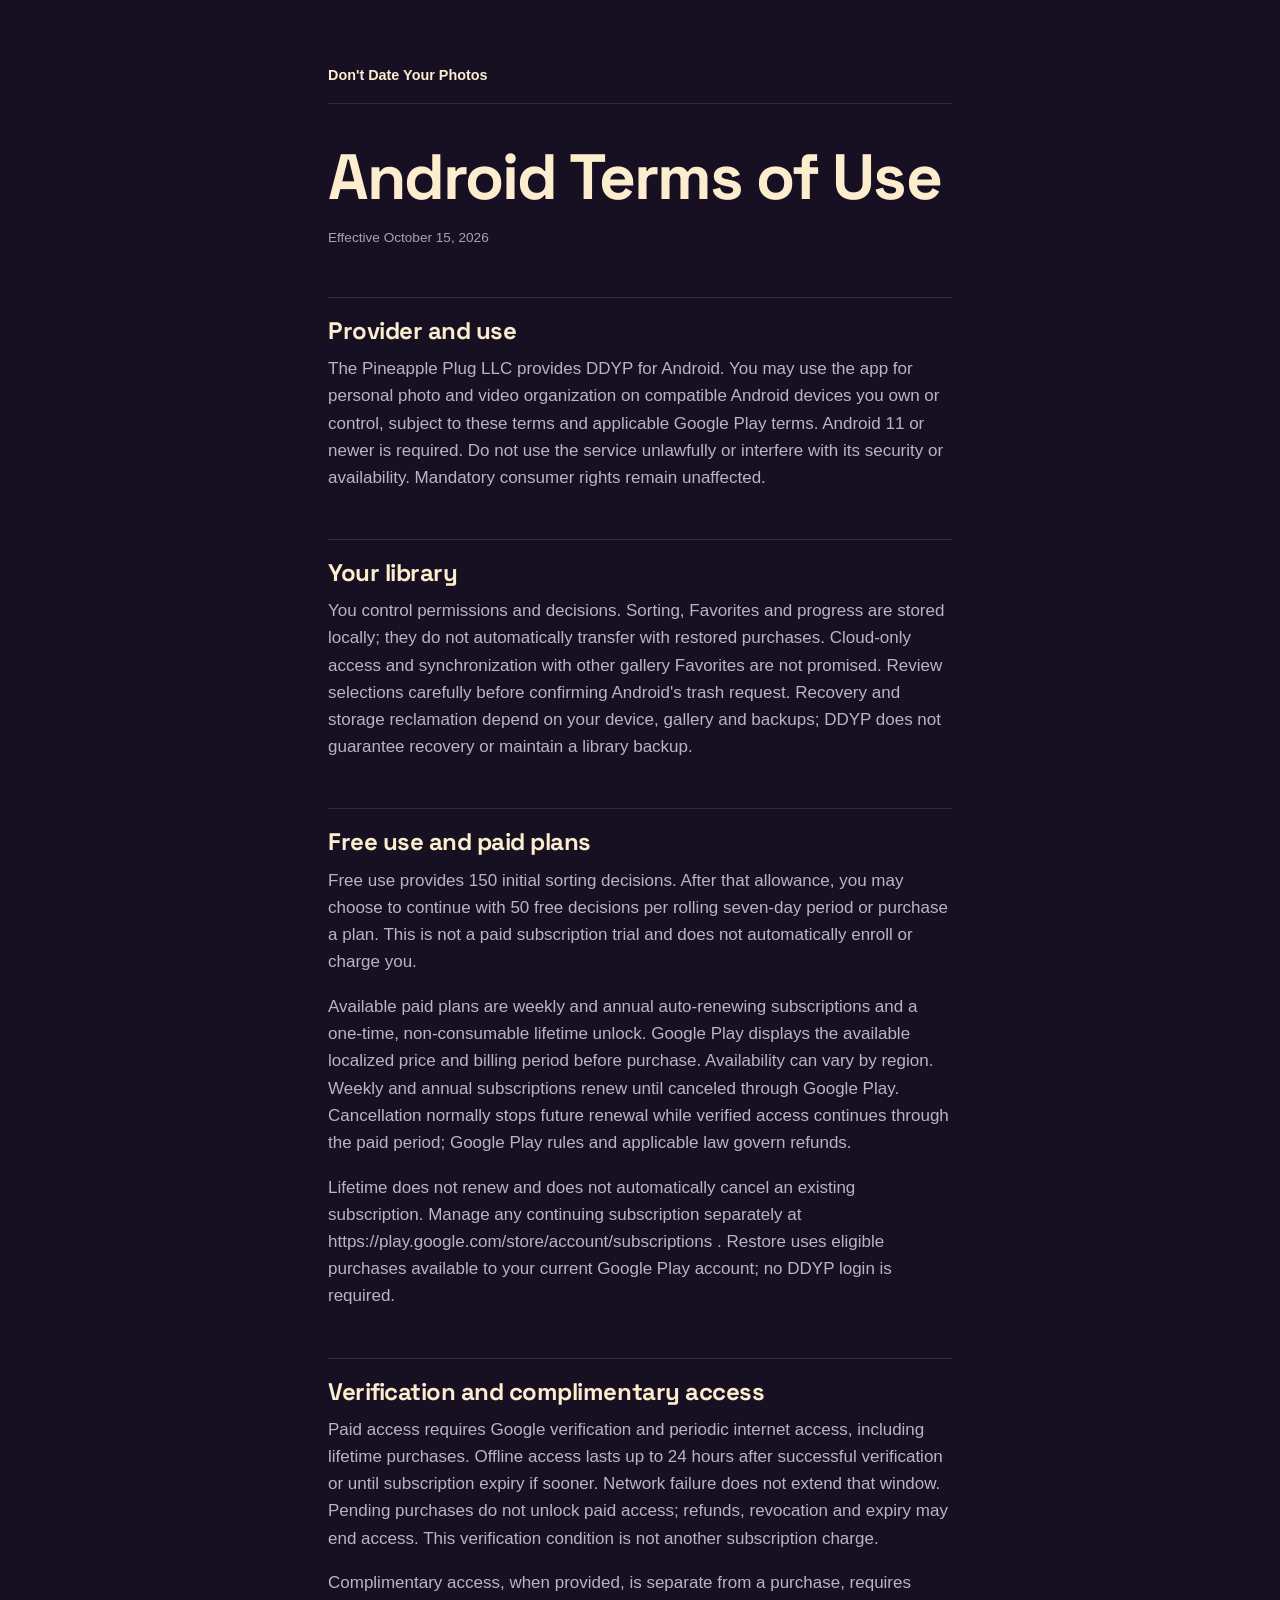
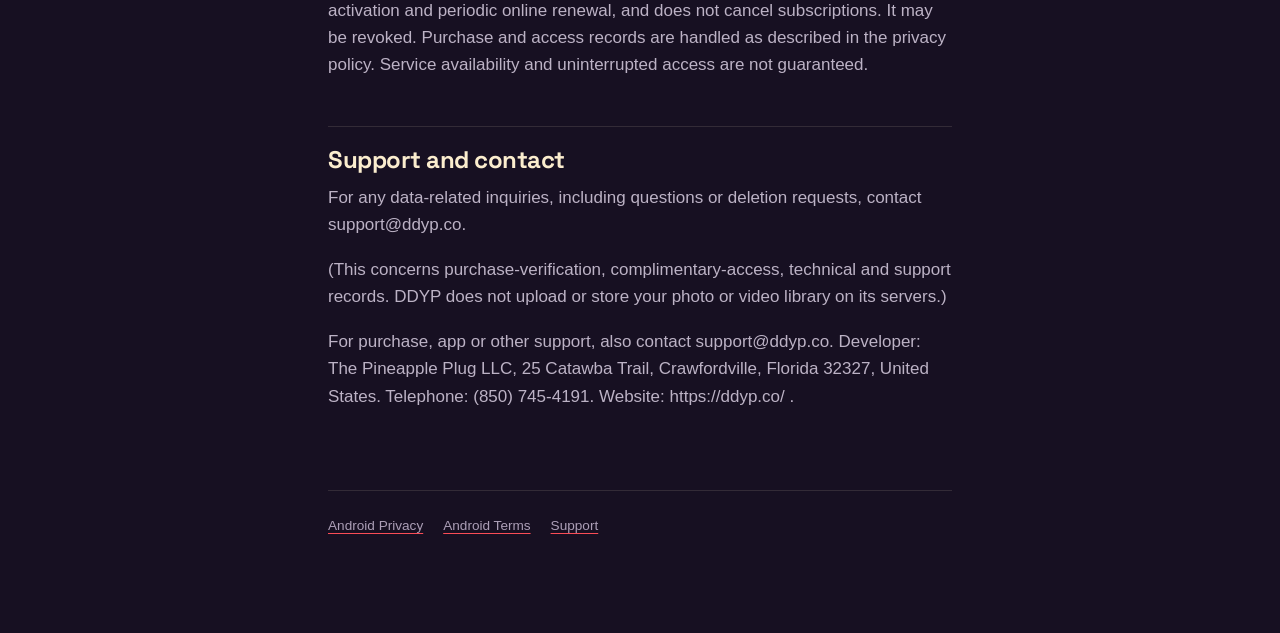
<file: android/terms/index.html>
<!doctype html>
<html lang="en"><head><meta charset="utf-8"><meta name="viewport" content="width=device-width, initial-scale=1"><title>Android Terms of Use - Don't Date Your Photos</title><meta name="description" content="Android Terms of Use for Don't Date Your Photos, provided by The Pineapple Plug LLC."><link rel="canonical" href="https://ddyp.co/android/terms/"><link rel="stylesheet" href="/style.css"></head><body><main class="wrap"><a class="nav-back" href="/">Don't Date Your Photos</a><h1>Android Terms of Use</h1><p class="meta">Effective October 15, 2026</p>
<h2>Provider and use</h2>
<p>The Pineapple Plug LLC provides DDYP for Android. You may use the app for personal photo and video organization on compatible Android devices you own or control, subject to these terms and applicable Google Play terms. Android 11 or newer is required. Do not use the service unlawfully or interfere with its security or availability. Mandatory consumer rights remain unaffected.</p>
<h2>Your library</h2>
<p>You control permissions and decisions. Sorting, Favorites and progress are stored locally; they do not automatically transfer with restored purchases. Cloud-only access and synchronization with other gallery Favorites are not promised. Review selections carefully before confirming Android's trash request. Recovery and storage reclamation depend on your device, gallery and backups; DDYP does not guarantee recovery or maintain a library backup.</p>
<h2>Free use and paid plans</h2>
<p>Free use provides 150 initial sorting decisions. After that allowance, you may choose to continue with 50 free decisions per rolling seven-day period or purchase a plan. This is not a paid subscription trial and does not automatically enroll or charge you.</p>
<p>Available paid plans are weekly and annual auto-renewing subscriptions and a one-time, non-consumable lifetime unlock. Google Play displays the available localized price and billing period before purchase. Availability can vary by region. Weekly and annual subscriptions renew until canceled through Google Play. Cancellation normally stops future renewal while verified access continues through the paid period; Google Play rules and applicable law govern refunds.</p>
<p>Lifetime does not renew and does not automatically cancel an existing subscription. Manage any continuing subscription separately at https://play.google.com/store/account/subscriptions . Restore uses eligible purchases available to your current Google Play account; no DDYP login is required.</p>
<h2>Verification and complimentary access</h2>
<p>Paid access requires Google verification and periodic internet access, including lifetime purchases. Offline access lasts up to 24 hours after successful verification or until subscription expiry if sooner. Network failure does not extend that window. Pending purchases do not unlock paid access; refunds, revocation and expiry may end access. This verification condition is not another subscription charge.</p>
<p>Complimentary access, when provided, is separate from a purchase, requires activation and periodic online renewal, and does not cancel subscriptions. It may be revoked. Purchase and access records are handled as described in the privacy policy. Service availability and uninterrupted access are not guaranteed.</p>
<h2>Support and contact</h2>
<p>For any data-related inquiries, including questions or deletion requests, contact support@ddyp.co.</p>
<p>(This concerns purchase-verification, complimentary-access, technical and support records. DDYP does not upload or store your photo or video library on its servers.)</p>
<p>For purchase, app or other support, also contact support@ddyp.co. Developer: The Pineapple Plug LLC, 25 Catawba Trail, Crawfordville, Florida 32327, United States. Telephone: (850) 745-4191. Website: https://ddyp.co/ .</p>
<footer><a href="/android/privacy/">Android Privacy</a> <a href="/android/terms/">Android Terms</a> <a href="/support/">Support</a></footer></main></body></html>
</file>
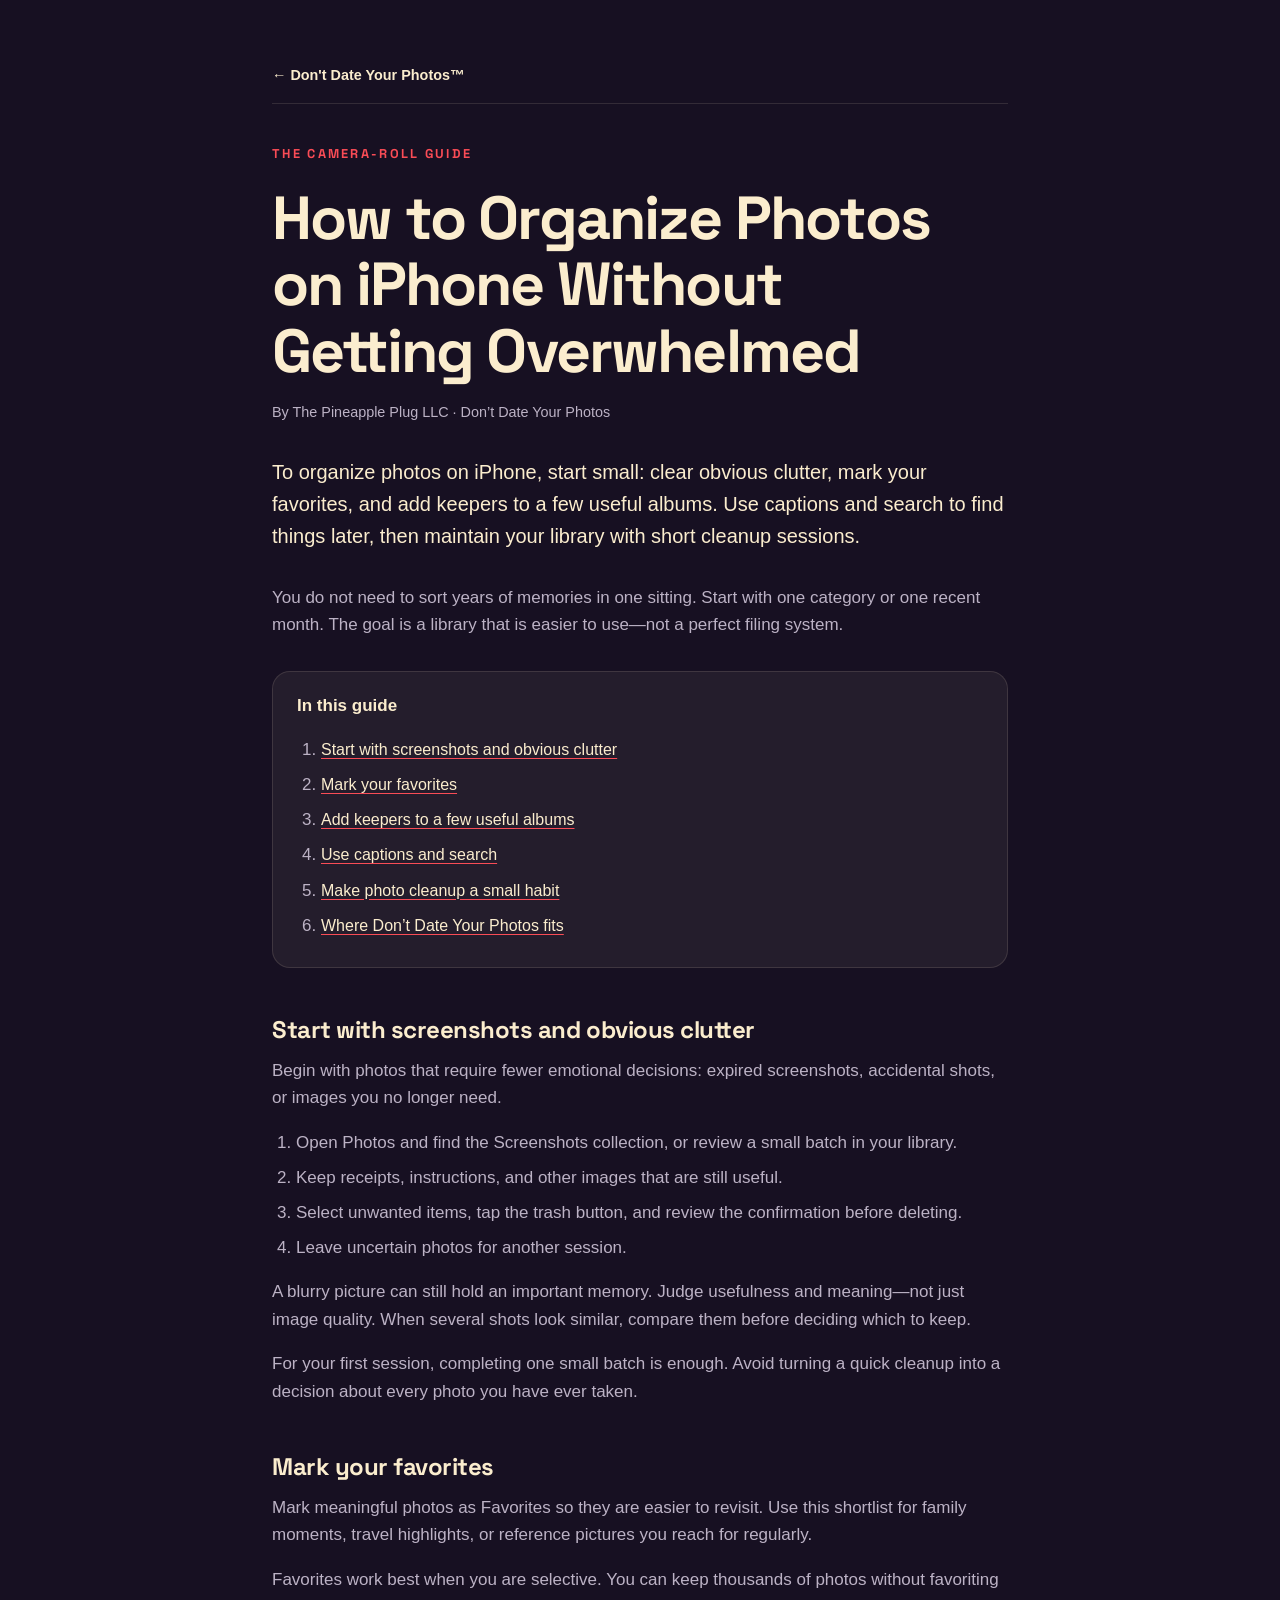
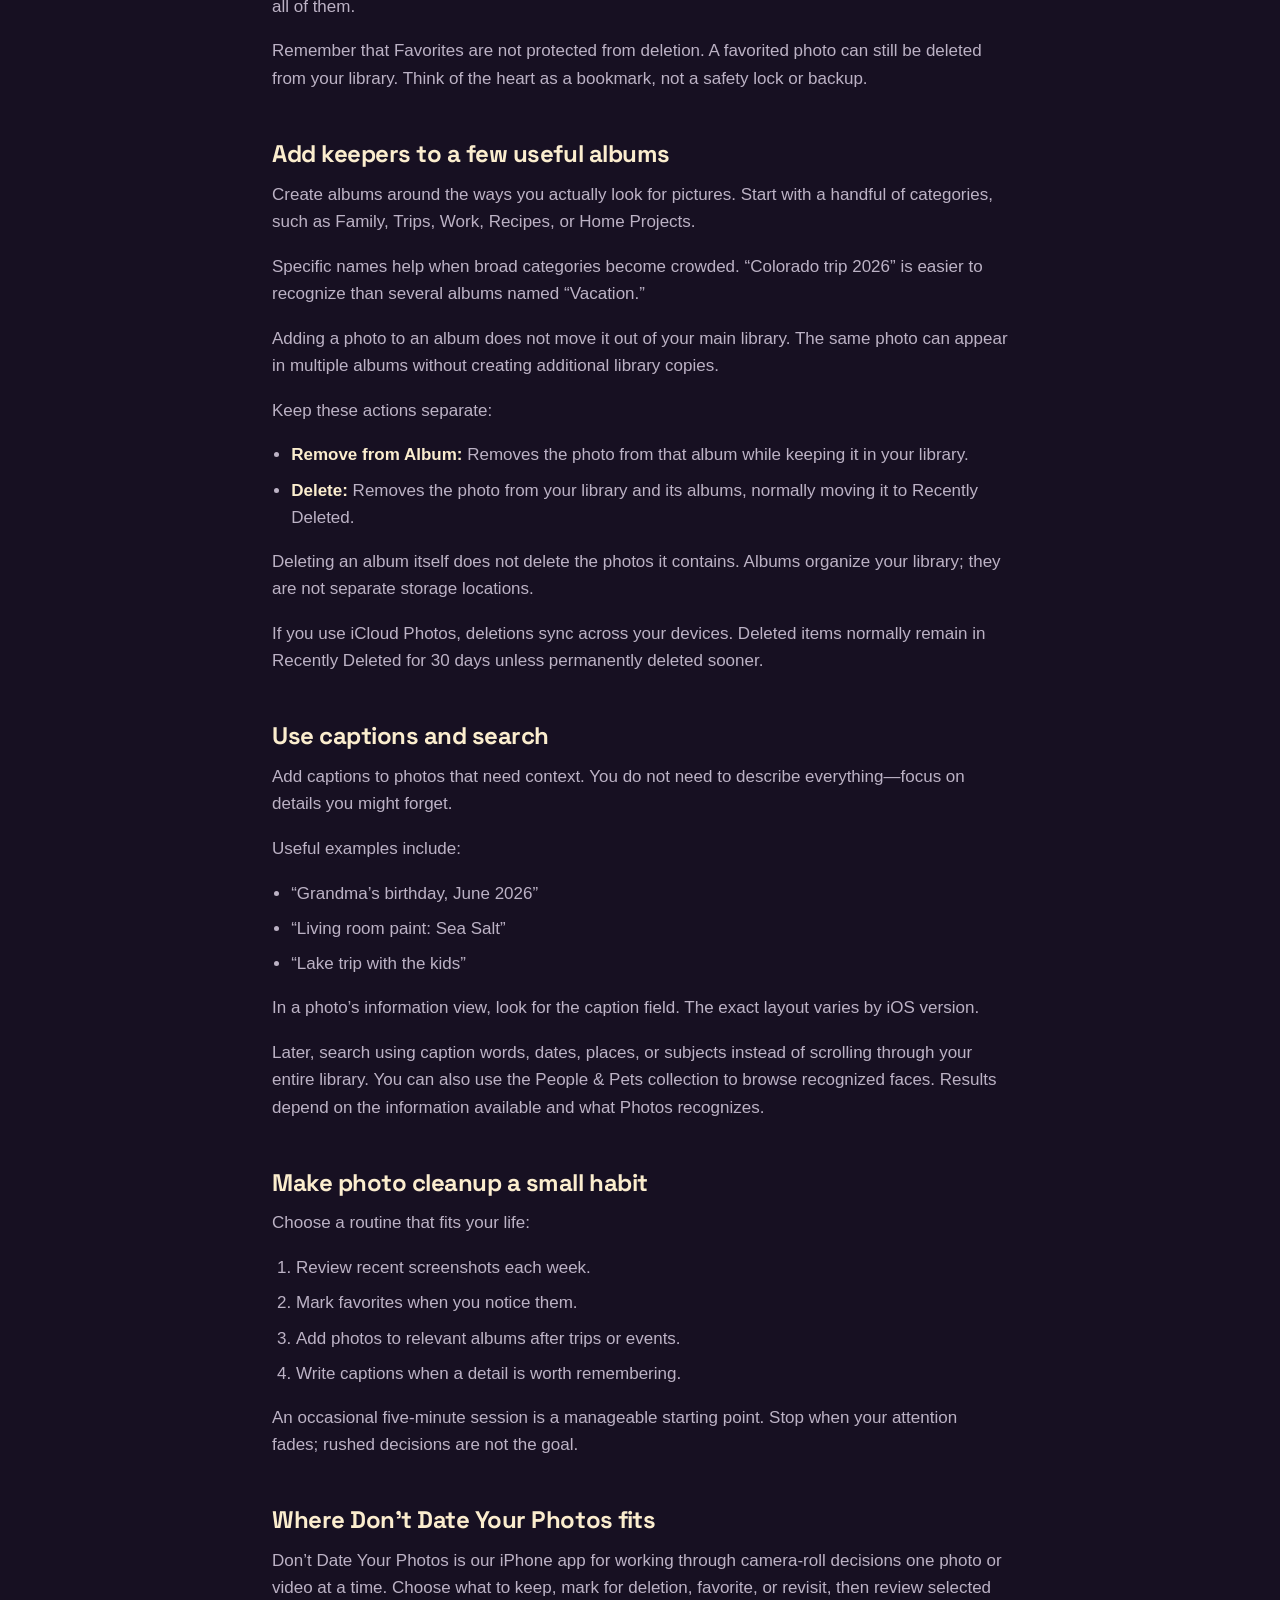
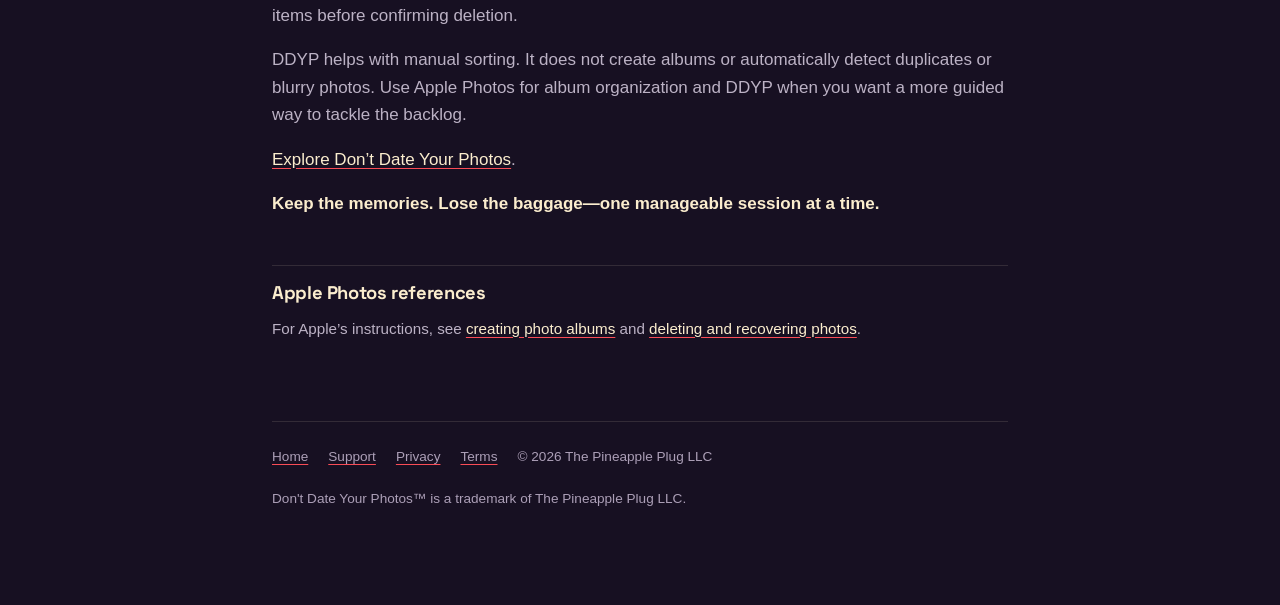
<file: guides/organize-iphone-photos/index.html>
<!doctype html>
<html lang="en">
<head>
  <meta charset="utf-8">
  <meta name="viewport" content="width=device-width, initial-scale=1">
  <title>How to Organize Photos on iPhone Without Getting Overwhelmed</title>
  <meta name="description" content="Learn how to organize photos on iPhone with a manageable routine: clear screenshot clutter, keep your favorites, and build albums without sorting everything.">
  <link rel="canonical" href="https://ddyp.co/guides/organize-iphone-photos/">
  <meta name="robots" content="index, follow, max-image-preview:large">
  <meta name="theme-color" content="#171022">
  <link rel="icon" href="/favicon.ico" sizes="16x16 32x32 48x48">
  <link rel="icon" type="image/png" sizes="96x96" href="/favicon-96.png">
  <link rel="apple-touch-icon" href="/apple-touch-icon.png">
  <link rel="manifest" href="/site.webmanifest">
  <link rel="stylesheet" href="/style.css">
  <meta property="og:type" content="article">
  <meta property="og:site_name" content="Don't Date Your Photos">
  <meta property="og:title" content="How to Organize Photos on iPhone Without Getting Overwhelmed">
  <meta property="og:description" content="Clear screenshot clutter, keep your favorites, and build useful albums—one manageable session at a time.">
  <meta property="og:url" content="https://ddyp.co/guides/organize-iphone-photos/">
  <meta property="og:image" content="https://ddyp.co/assets/share-card-v2.png">
  <meta property="og:image:width" content="1200">
  <meta property="og:image:height" content="630">
  <meta property="og:image:alt" content="Don't Date Your Photos: Keep the memories. Lose the baggage.">
  <meta name="twitter:card" content="summary_large_image">
  <meta name="twitter:title" content="How to Organize Photos on iPhone Without Getting Overwhelmed">
  <meta name="twitter:description" content="A manageable routine for screenshots, favorites, albums, captions, and photo cleanup.">
  <meta name="twitter:image" content="https://ddyp.co/assets/share-card-v2.png">
  <script type="application/ld+json">{"@context":"https://schema.org","@graph":[{"@type":"Article","@id":"https://ddyp.co/guides/organize-iphone-photos/#article","headline":"How to Organize Photos on iPhone Without Getting Overwhelmed","description":"A manageable routine for organizing iPhone photos with favorites, albums, captions, and manual cleanup.","mainEntityOfPage":"https://ddyp.co/guides/organize-iphone-photos/","inLanguage":"en","author":{"@type":"Organization","name":"The Pineapple Plug LLC","url":"https://ddyp.co/"},"publisher":{"@type":"Organization","name":"The Pineapple Plug LLC","url":"https://ddyp.co/","logo":{"@type":"ImageObject","url":"https://ddyp.co/icon-512.png"}}},{"@type":"BreadcrumbList","itemListElement":[{"@type":"ListItem","position":1,"name":"Don't Date Your Photos","item":"https://ddyp.co/"},{"@type":"ListItem","position":2,"name":"Organize iPhone Photos","item":"https://ddyp.co/guides/organize-iphone-photos/"}]}]}</script>
  <style>
    .guide{max-width:49rem}.guide h1{font-size:clamp(2.3rem,6.5vw,3.8rem);line-height:1.1;text-wrap:balance}.guide h2{line-height:1.2;scroll-margin-top:1.5rem}.guide ol{color:var(--text-dim);padding-left:1.5rem}.guide .byline{font-size:.9rem;margin-bottom:2rem}.guide .contents{margin:2rem 0 3rem}.guide .contents ol{margin-bottom:0}.guide .contents a{font-size:1rem}.guide .sources{margin-top:3rem;border-top:1px solid var(--hairline);padding-top:1rem}.guide .sources h2{font-size:1.15rem;margin-top:0}.guide .sources p{font-size:.95rem}.skip{position:absolute;left:1rem;top:-5rem;background:var(--bg);padding:1rem;z-index:10}.skip:focus{top:1rem}.guide strong{color:var(--text)}
  </style>
  <script src="https://analytics.ahrefs.com/analytics.js" data-key="vNHTJaJjUGwgc/IpvAOgdg" async></script>
</head>
<body>
<a class="skip" href="#article">Skip to article</a>
<main class="wrap guide">
  <a href="/" class="nav-back">← Don't Date Your Photos™</a>
  <article id="article">
  <header><p class="eyebrow">THE CAMERA-ROLL GUIDE</p>
  <h1>How to Organize Photos on iPhone Without Getting Overwhelmed</h1>
  <p class="byline">By The Pineapple Plug LLC · Don’t Date Your Photos</p></header>
  <p class="lede">To organize photos on iPhone, start small: clear obvious clutter, mark your favorites, and add keepers to a few useful albums. Use captions and search to find things later, then maintain your library with short cleanup sessions.</p>
  <p>You do not need to sort years of memories in one sitting. Start with one category or one recent month. The goal is a library that is easier to use—not a perfect filing system.</p>
  <nav class="card contents" aria-label="In this guide"><strong>In this guide</strong><ol><li><a href="#clutter">Start with screenshots and obvious clutter</a></li><li><a href="#favorites">Mark your favorites</a></li><li><a href="#albums">Add keepers to a few useful albums</a></li><li><a href="#search">Use captions and search</a></li><li><a href="#habit">Make photo cleanup a small habit</a></li><li><a href="#ddyp">Where Don’t Date Your Photos fits</a></li></ol></nav>
  <h2 id="clutter">Start with screenshots and obvious clutter</h2>
  <p>Begin with photos that require fewer emotional decisions: expired screenshots, accidental shots, or images you no longer need.</p>
  <ol><li>Open Photos and find the Screenshots collection, or review a small batch in your library.</li><li>Keep receipts, instructions, and other images that are still useful.</li><li>Select unwanted items, tap the trash button, and review the confirmation before deleting.</li><li>Leave uncertain photos for another session.</li></ol>
  <p>A blurry picture can still hold an important memory. Judge usefulness and meaning—not just image quality. When several shots look similar, compare them before deciding which to keep.</p>
  <p>For your first session, completing one small batch is enough. Avoid turning a quick cleanup into a decision about every photo you have ever taken.</p>
  <h2 id="favorites">Mark your favorites</h2>
  <p>Mark meaningful photos as Favorites so they are easier to revisit. Use this shortlist for family moments, travel highlights, or reference pictures you reach for regularly.</p>
  <p>Favorites work best when you are selective. You can keep thousands of photos without favoriting all of them.</p>
  <p>Remember that Favorites are not protected from deletion. A favorited photo can still be deleted from your library. Think of the heart as a bookmark, not a safety lock or backup.</p>
  <h2 id="albums">Add keepers to a few useful albums</h2>
  <p>Create albums around the ways you actually look for pictures. Start with a handful of categories, such as Family, Trips, Work, Recipes, or Home Projects.</p>
  <p>Specific names help when broad categories become crowded. “Colorado trip 2026” is easier to recognize than several albums named “Vacation.”</p>
  <p>Adding a photo to an album does not move it out of your main library. The same photo can appear in multiple albums without creating additional library copies.</p>
  <p>Keep these actions separate:</p>
  <ul><li><strong>Remove from Album:</strong> Removes the photo from that album while keeping it in your library.</li><li><strong>Delete:</strong> Removes the photo from your library and its albums, normally moving it to Recently Deleted.</li></ul>
  <p>Deleting an album itself does not delete the photos it contains. Albums organize your library; they are not separate storage locations.</p>
  <p>If you use iCloud Photos, deletions sync across your devices. Deleted items normally remain in Recently Deleted for 30 days unless permanently deleted sooner.</p>
  <h2 id="search">Use captions and search</h2>
  <p>Add captions to photos that need context. You do not need to describe everything—focus on details you might forget.</p>
  <p>Useful examples include:</p>
  <ul><li>“Grandma’s birthday, June 2026”</li><li>“Living room paint: Sea Salt”</li><li>“Lake trip with the kids”</li></ul>
  <p>In a photo’s information view, look for the caption field. The exact layout varies by iOS version.</p>
  <p>Later, search using caption words, dates, places, or subjects instead of scrolling through your entire library. You can also use the People &amp; Pets collection to browse recognized faces. Results depend on the information available and what Photos recognizes.</p>
  <h2 id="habit">Make photo cleanup a small habit</h2>
  <p>Choose a routine that fits your life:</p>
  <ol><li>Review recent screenshots each week.</li><li>Mark favorites when you notice them.</li><li>Add photos to relevant albums after trips or events.</li><li>Write captions when a detail is worth remembering.</li></ol>
  <p>An occasional five-minute session is a manageable starting point. Stop when your attention fades; rushed decisions are not the goal.</p>
  <h2 id="ddyp">Where Don’t Date Your Photos fits</h2>
  <p>Don’t Date Your Photos is our iPhone app for working through camera-roll decisions one photo or video at a time. Choose what to keep, mark for deletion, favorite, or revisit, then review selected items before confirming deletion.</p>
  <p>DDYP helps with manual sorting. It does not create albums or automatically detect duplicates or blurry photos. Use Apple Photos for album organization and DDYP when you want a more guided way to tackle the backlog.</p>
  <p><a href="/">Explore Don’t Date Your Photos</a>.</p>
  <p><strong>Keep the memories. Lose the baggage—one manageable session at a time.</strong></p>
  <aside class="sources" aria-labelledby="sources-heading"><h2 id="sources-heading">Apple Photos references</h2><p>For Apple’s instructions, see <a href="https://support.apple.com/guide/iphone/create-and-work-with-photo-albums-iphc0fc668ab/ios">creating photo albums</a> and <a href="https://support.apple.com/en-us/104967">deleting and recovering photos</a>.</p></aside>
  </article>
  <footer><a href="/">Home</a><a href="/support/">Support</a><a href="/privacy/">Privacy</a><a href="/terms/">Terms</a><span>© 2026 The Pineapple Plug LLC</span><span>Don't Date Your Photos™ is a trademark of The Pineapple Plug LLC.</span></footer>
</main>
</body>
</html>
</file>
<file: landing.css>
@font-face{font-family:Space;src:url('/assets/SpaceGrotesk-Regular.woff2') format('woff2');font-weight:400;font-display:swap}
@font-face{font-family:Space;src:url('/assets/SpaceGrotesk-Bold.woff2') format('woff2');font-weight:700;font-display:swap}
:root{color-scheme:dark;--plum:#171022;--deep:#110b18;--cream:#fbedce;--coral:#fa4c56;--green:#4fd98a;--gold:#d9b93f;--muted:#bcb2c5;--line:#ffffff23;--font:Space,system-ui,sans-serif}
*{box-sizing:border-box}html{scroll-behavior:smooth;scroll-padding-top:32px}body{margin:0;background:var(--plum);color:var(--cream);font:16px/1.6 var(--font);overflow-x:clip}a{color:inherit;text-decoration:none}button,a,summary{-webkit-tap-highlight-color:transparent}a:focus-visible,summary:focus-visible{outline:3px solid var(--green);outline-offset:7px}img{max-width:100%;display:block}h1,h2,h3,p,figure{margin:0}h1,h2,h3{font-weight:700;line-height:1.06;letter-spacing:-.05em}p{color:var(--muted)}.shell{width:min(1240px,calc(100% - 100px));margin-inline:auto}.skip-link{position:fixed;left:16px;top:-100px;z-index:20;padding:12px;background:var(--cream);color:var(--plum)}.skip-link:focus{top:16px}.site-header{height:114px;display:flex;align-items:center;justify-content:space-between;border-bottom:1px solid var(--line);position:relative;z-index:3}.brand{display:flex;gap:13px;align-items:center}.brand img{border-radius:12px}.brand span{font-weight:700;font-size:13px;letter-spacing:.13em;line-height:1.45}.site-header nav{display:flex;align-items:center;gap:34px;font-size:14px}.site-header nav a{padding-block:12px}.site-header nav a:hover,.text-link:hover{color:var(--green)}.nav-download{border:1px solid #fbedce55;border-radius:99px;padding:10px 22px!important}.nav-download span{margin-left:20px}.hero{min-height:800px;display:grid;grid-template-columns:1.03fr 1fr;align-items:center;padding-block:66px 88px;gap:10px}.eyebrow{font-size:12px;font-weight:700;letter-spacing:.16em;line-height:1.6;color:var(--cream)}.hero .eyebrow{display:flex;align-items:center;gap:10px;font-size:11px}.tiny-star{color:var(--green);font-size:23px;line-height:1}.hero h1{font-size:clamp(60px,6.7vw,96px);line-height:.99;letter-spacing:-.065em;margin:25px 0}.hero h1>span{color:var(--coral)}.intro{max-width:390px;font-size:17px;line-height:1.7;margin:28px 0}.download{display:inline-flex;align-items:center;gap:35px;background:var(--cream);color:var(--plum);padding:15px 22px;border-radius:12px;font-size:16px;font-weight:700;transition:background .2s,transform .2s;min-height:70px}.download small{display:block;font-weight:400;font-size:10px;letter-spacing:.13em;line-height:1.8}.download-arrow{font-size:30px;font-weight:400;line-height:1}.download:hover{background:#fff7e6;transform:translateY(-3px)}.download-note{font-size:12px;margin-top:13px}.hero-art{height:640px;position:relative;isolation:isolate;min-width:0}.hero-art::before{content:'';position:absolute;inset:10% -12% 0;background:radial-gradient(ellipse,#76324f63,transparent 68%);z-index:-2}.phone{position:absolute;background:#1b1227;border:5px solid #322739;border-radius:36px;box-shadow:0 30px 65px #08030c70;overflow:hidden}.phone img{width:100%;height:auto}.phone-front{width:260px;top:49px;left:11%;transform:rotate(-8deg);z-index:2}.phone-back{width:239px;top:22px;right:0;transform:rotate(9deg);z-index:1;filter:brightness(.86)}.orbit{position:absolute;border:1px solid #b899e225;border-radius:50%;width:590px;height:590px;top:15px;left:-14%;z-index:-1}.orbit-two{width:450px;height:450px;left:0;top:90px}.art-label{position:absolute;top:-5px;left:0;font-size:10px;letter-spacing:.22em;transform:rotate(-8deg);color:var(--muted)}.floating-tag{position:absolute;z-index:3;font-weight:700;box-shadow:0 10px 30px #0003}.tag-keep{background:var(--green);color:#102119;padding:12px 24px;left:-2%;top:410px;transform:rotate(-11deg);border-radius:9px;font-size:24px}.tag-keep span{margin-left:18px}.tag-heart{right:-4%;top:95px;transform:rotate(12deg);background:var(--gold);color:#201807;font-size:30px;letter-spacing:.04em;padding:8px 22px;border-radius:14px}.art-caption{position:absolute;bottom:1px;right:26px;color:var(--muted);font-size:12px;letter-spacing:.06em}.statement-strip{display:flex;gap:42px;justify-content:center;align-items:center;white-space:nowrap;overflow:hidden;background:var(--cream);color:var(--plum);padding:20px 0;font-size:25px;font-weight:700;letter-spacing:-.03em}.strip-star{color:#bd3446;font-size:30px}.section-space{padding-block:116px}.section-heading{text-align:center}.section-heading h2,.trust h2{font-size:clamp(40px,4.6vw,66px);margin:20px 0}.section-heading>p:last-child{font-size:17px;line-height:1.7}.photo-story{display:grid;grid-template-columns:repeat(3,minmax(0,1fr));gap:28px;margin-top:62px}.story-card{min-width:0}.photo-window{position:relative;border-radius:18px;overflow:hidden;aspect-ratio:4/5;background:#2a2033}.photo-window img{width:100%;height:100%;object-fit:cover;transition:transform .6s}.story-card:hover .photo-window img{transform:scale(1.035)}.story-delete{transform:rotate(-3deg) translateY(18px)}.story-favorite{transform:rotate(3deg) translateY(18px)}.photo-stamp{position:absolute;bottom:30px;left:22px;padding:0 12px;font-weight:700;border:3px solid currentColor;font-size:30px;letter-spacing:.02em;border-radius:5px;line-height:1.4;transform:rotate(-12deg);text-shadow:0 1px 5px #0007}.stamp-delete{color:#ff737a;background:#21040780}.stamp-keep{color:#68efa2;background:#05210c80;transform:rotate(8deg)}.stamp-favorite{color:#fff0ab;background:#2f220980;font-size:38px;left:auto;right:24px}.story-card figcaption{display:flex;align-items:center;gap:13px;margin-top:24px}.direction{width:42px;height:42px;border-radius:50%;display:grid;place-items:center;font-size:24px;flex-shrink:0}.red{background:var(--coral);color:#260b11}.green{background:var(--green);color:#0a1a10}.gold{background:var(--gold);color:#1a1405}.story-card h3{font-size:21px;letter-spacing:-.035em}.story-card p{font-size:13px;margin-top:5px}.review-note{text-align:center;font-size:14px;margin-top:65px}.review-note span{color:var(--cream);font-size:23px;margin-right:8px}.breather{background:var(--cream);color:var(--plum);padding-block:76px}.breather .eyebrow{color:#665468}.breather h2{font-size:clamp(37px,5.1vw,73px);margin-top:27px;line-height:1.09;letter-spacing:-.06em}.breather h2 span{color:#b63448}.breather-bottom{display:flex;align-items:center;justify-content:space-between;margin-top:35px}.large-star{font-size:85px;line-height:1;color:#b63448}.breather-bottom p{color:#685c6d;font-size:17px}.trust{display:grid;grid-template-columns:1fr 1fr;gap:100px;align-items:start}.trust-heading>p:not(.eyebrow){max-width:340px;font-size:18px;margin:24px 0}.text-link{display:inline-block;padding-block:10px;font-size:14px;border-bottom:1px solid #ffffff55}.text-link span{margin-left:18px}.trust-details article{display:flex;gap:25px;padding:30px 0;border-bottom:1px solid var(--line)}.trust-details article:first-child{padding-top:0}.detail-number{font-size:12px;color:var(--coral);padding-top:5px}.trust-details h3{font-size:24px;line-height:1.2;letter-spacing:-.035em}.trust-details p{margin-top:12px;font-size:16px;line-height:1.75}.questions{display:grid;grid-template-columns:1fr 1.15fr;gap:60px;padding-block:20px 95px}.questions h2{font-size:36px;margin-top:18px}.accordions{border-top:1px solid var(--line)}details{border-bottom:1px solid var(--line);scroll-margin-top:30px}summary{padding:23px 0;cursor:pointer;display:flex;justify-content:space-between;align-items:center;gap:24px;font-size:17px;list-style:none}summary::-webkit-details-marker{display:none}.plus{color:var(--coral);font-size:26px;line-height:1;transition:transform .2s}details[open] .plus{transform:rotate(45deg)}.answer{padding:0 30px 24px 0;font-size:15px}.answer p+p{margin-top:12px}.answer a{text-decoration:underline;color:var(--cream)}.closing{border:1px solid var(--line);border-radius:28px;position:relative;background:radial-gradient(ellipse at 50% 0,#54203977,transparent 75%),#1d1428;text-align:center;padding:66px 28px;overflow:hidden}.closing>img{margin:0 auto 24px;border-radius:19px;box-shadow:0 10px 30px #0004}.closing h2{font-size:clamp(40px,4.8vw,68px);margin:21px 0 32px}.closing .eyebrow{color:var(--muted);font-size:11px}.site-footer{display:flex;align-items:center;flex-wrap:wrap;justify-content:space-between;gap:26px;padding-block:52px 32px;font-size:12px}.footer-brand{font-weight:700;letter-spacing:.09em}.site-footer nav{display:flex;gap:26px}.site-footer nav a{padding-block:12px}.site-footer nav a:hover{color:var(--green)}.site-footer>p{flex-basis:100%;font-size:11px;padding-top:18px;border-top:1px solid var(--line);color:#96889f}
@media(min-width:1600px){.hero{min-height:860px}}
@media(max-width:1100px){.shell{width:calc(100% - 64px)}.hero{min-height:720px;gap:0}.hero h1{font-size:76px}.hero-art{height:560px}.phone-front{width:224px;left:5%;top:50px}.phone-back{width:202px;top:35px;right:-2%}.tag-keep{top:370px;left:-5%;font-size:19px}.tag-heart{right:-3%;font-size:24px}.art-caption{bottom:0}.orbit{width:460px;height:460px;left:-5%}.orbit-two{width:340px;height:340px;left:10%}.hero .eyebrow{max-width:300px}.trust{gap:60px}.photo-story{gap:23px}.story-card h3{font-size:19px}.story-card p{font-size:12px}.strip-extra{display:none}}
@media(max-width:800px){.shell{width:calc(100% - 44px)}.site-header{height:90px}.site-header nav{gap:16px}.site-header nav>a:not(.nav-download){display:none}.nav-download{font-size:13px;padding:8px 16px!important}.nav-download span{margin-left:8px}.brand span{font-size:11px}.brand img{width:38px;height:38px}.hero{grid-template-columns:1fr;padding:48px 0 35px;gap:30px}.hero-copy{text-align:center}.hero .eyebrow{justify-content:center;max-width:none;font-size:10px}.hero h1{font-size:clamp(58px,10.5vw,84px);line-height:1.02}.hero h1 br:first-child,.desktop-break{display:none}.hero h1>span{display:block}.intro{margin:22px auto 26px;font-size:16px;max-width:390px}.hero-art{width:min(490px,100%);height:585px;margin:auto}.phone-front{width:237px;left:9%;top:25px}.phone-back{width:214px;right:6%;top:18px}.tag-heart{right:0;top:70px}.tag-keep{left:0;top:385px}.art-label{display:none}.art-caption{bottom:0;right:20%}.orbit{width:450px;height:450px;left:0;top:50px}.orbit-two{width:340px;height:340px;left:12%;top:105px}.statement-strip{font-size:19px;gap:24px;padding:15px 0}.strip-star{font-size:23px}.statement-strip>.strip-star:last-of-type{display:none}.section-space{padding-block:78px}.section-heading h2,.trust h2{font-size:48px}.photo-story{gap:16px}.photo-stamp{font-size:20px;left:12px;bottom:18px;padding:0 8px}.stamp-favorite{font-size:28px;left:auto;right:16px}.story-card figcaption{gap:9px}.direction{width:30px;height:30px;font-size:20px}.story-card h3{font-size:16px}.story-card p{font-size:12px}.review-note{max-width:420px;margin:50px auto 0}.breather{padding-block:56px}.breather h2{font-size:45px}.trust{grid-template-columns:1fr;gap:38px}.trust-heading>p:not(.eyebrow){max-width:440px}.trust-details article{gap:28px}.questions{grid-template-columns:1fr;gap:30px;padding-bottom:66px}.closing{padding:48px 20px}.site-footer{padding-top:35px}.site-footer nav{gap:22px}.closing h2{font-size:44px}}
@media(max-width:520px){.hero h1{font-size:59px;letter-spacing:-.066em}.hero h1 br:first-child{display:block}.hero h1>span{max-width:340px;margin:auto}.hero .eyebrow{font-size:9px;letter-spacing:.12em}.tiny-star{font-size:19px}.hero-art{height:510px;margin-top:10px}.phone-front{width:207px;left:7%;top:18px;border-width:4px;border-radius:28px}.phone-back{width:182px;right:0;top:22px;border-width:4px;border-radius:27px}.tag-keep{font-size:18px;top:340px;padding:9px 17px}.tag-heart{font-size:24px;padding:6px 15px;right:-5px;top:62px}.orbit{width:360px;height:360px;left:-5%;top:60px}.orbit-two{width:280px;height:280px;left:8%;top:100px}.art-caption{font-size:11px;bottom:0;right:18%}.statement-strip{font-size:16px;gap:16px}.strip-star{font-size:20px}.section-heading h2,.trust h2{font-size:43px}.section-heading>p:last-child{font-size:16px}.photo-story{grid-template-columns:1fr;gap:42px;margin-top:42px;max-width:340px;margin-inline:auto}.story-card{transform:none}.photo-window{aspect-ratio:1.1;border-radius:16px}.story-delete{transform:rotate(-2deg)}.story-favorite{transform:rotate(2deg)}.photo-stamp{font-size:27px;left:22px;bottom:24px}.stamp-favorite{font-size:34px;left:auto;right:22px}.story-card figcaption{margin-top:16px;gap:13px}.story-card h3{font-size:22px}.story-card p{font-size:14px}.direction{width:40px;height:40px;font-size:24px}.review-note{text-align:left;font-size:14px;margin-top:43px}.section-space{padding-block:65px}.breather h2{font-size:38px}.breather-bottom{margin-top:30px;gap:30px}.large-star{font-size:64px}.breather-bottom p{font-size:14px}.trust-details h3{font-size:22px}.trust-details p{font-size:15px}.questions h2{font-size:33px}summary{font-size:16px}.closing h2{font-size:37px}.closing .download,.hero .download{font-size:14px;gap:28px;padding:14px 19px}.closing .download small,.hero .download small{font-size:9px}.site-footer{gap:20px}.site-footer nav{width:100%;justify-content:space-between}.brand span{font-size:10px}.brand{gap:9px}}
@media(prefers-reduced-motion:no-preference){.phone-front{animation:arrive .9s ease-out both}.phone-back{animation:arrive 1.1s ease-out both}@keyframes arrive{from{opacity:0;translate:0 22px}to{opacity:1;translate:0 0}}.reveal{transition:opacity .65s ease,translate .65s ease}.reveal.is-pending{opacity:0;translate:0 22px}}
.hero-art::before{inset:10% 0 0}
.hero+.how{border-top:1px solid var(--line);padding-top:80px}
@media(max-width:800px){.hero+.how{padding-top:56px}}
@media(min-width:801px) and (max-width:1100px){.phone-back{right:24px}}
@media(max-width:520px){.hero h1{font-size:clamp(47px,15.1vw,59px)}.phone-back{right:20px}.hero-art .orbit{width:100%;height:auto;aspect-ratio:1;left:0}.hero-art .orbit-two{width:80%;left:10%}.hero-art .tag-heart{right:4px}}
@media(prefers-reduced-motion:reduce){html{scroll-behavior:auto}*,*::before,*::after{animation:none!important;transition:none!important}}
.header-actions{display:flex;align-items:center;gap:28px}
.site-header .social-links{gap:8px}
.site-header .social-links .social-link{display:grid;place-items:center;width:44px;height:44px;padding:0;border:1px solid var(--line);border-radius:50%;background:#ffffff06;color:var(--cream);transition:background .2s,border-color .2s,color .2s}
.social-link svg{width:20px;height:20px}
.site-header .social-links .instagram-link:hover{background:#fa4c5618;border-color:var(--coral);color:var(--coral)}
.site-header .social-links .facebook-link:hover{background:#4fd98a18;border-color:var(--green);color:var(--green)}
@media(max-width:1000px){.header-actions{gap:16px}.site-header .main-nav{gap:18px}}
@media(max-width:520px){.site-header{height:auto;min-height:90px;flex-wrap:wrap;gap:12px;padding-block:18px}.header-actions{gap:12px}.site-header .social-links{gap:6px}.site-header .main-nav{gap:0}.nav-download{padding:8px 12px!important}}
@media(max-width:420px){.header-actions{width:100%;justify-content:space-between}.site-header .brand span{font-size:11px}}

/* Keep both platform choices readable at narrow widths and increased text size. */
.platform-downloads{display:flex;flex-wrap:wrap;gap:12px;align-items:stretch;max-width:100%}
.platform-downloads .download{max-width:100%;min-height:60px;white-space:normal;text-align:left;font-family:inherit;line-height:1.4}
.platform-downloads .download>span:first-child{min-width:0;overflow-wrap:anywhere}
.platform-downloads .android-coming-soon{background:#292032;color:#fbedce;border:1px solid #85758f;opacity:1;cursor:default;box-shadow:none;transform:none}
.platform-downloads .android-coming-soon small{color:#fbedce}
.platform-downloads a:focus-visible{outline:3px solid #fbedce;outline-offset:4px}
@media(max-width:900px){.platform-downloads{justify-content:center}}
@media(max-width:520px){.platform-downloads{flex-direction:column;align-items:stretch}.platform-downloads .download{width:100%;justify-content:space-between}}
@media(max-width:520px){.site-footer nav{flex-wrap:wrap;justify-content:flex-start;gap:16px 22px}}


/* Platform launch navigation: keep current branding and responsive layout. */
.platform-note{font-size:.875rem;line-height:1.5;color:#c5bdcf;max-width:36rem}.platform-note a{color:inherit;text-underline-offset:3px}.site-footer nav{flex-wrap:wrap}.platform-downloads .android-coming-soon{cursor:pointer}
</file>
<file: download-buttons.css>
/* Shared DDYP store buttons; scoped to download CTAs only. */
a.ddyp-download{--button-from:#ff95bd;--button-to:#f777a8;--button-shadow:#f777a82b;display:inline-flex;align-items:center;justify-content:flex-start;gap:14px;box-sizing:border-box;min-height:84px;max-width:100%;padding:17px 20px;border:1px solid #ffffff52;border-radius:18px;background:linear-gradient(125deg,var(--button-from),var(--button-to));color:#21112f;font:700 16px/1.3 Space,"Space Grotesk",-apple-system,BlinkMacSystemFont,"Segoe UI",sans-serif;text-align:left;text-decoration:none;box-shadow:0 9px 26px var(--button-shadow),inset 0 1px 0 #ffffff59;transition:transform .18s ease,box-shadow .18s ease;white-space:normal;overflow-wrap:normal}
a.ddyp-download--android{--button-from:#cbb7ff;--button-to:#ad8bf5;--button-shadow:#ad8bf52b}
a.ddyp-download .ddyp-download__icon{display:grid;place-items:center;flex:0 0 38px;width:38px;height:44px;border-radius:11px;background:#21112f12}
a.ddyp-download svg{display:block;width:24px;height:24px;fill:none;stroke:currentColor;stroke-width:1.8;stroke-linecap:round;stroke-linejoin:round}
a.ddyp-download .ddyp-download__label{min-width:0;flex:1}
a.ddyp-download small{display:block;margin-bottom:4px;font-weight:700;line-height:1.3;font-size:10px;letter-spacing:.13em}
a.ddyp-download strong{color:inherit;display:block;font-size:16px;font-weight:700;line-height:1.35}
a.ddyp-download .ddyp-download__arrow{flex:0 0 auto;font-size:26px;line-height:1;margin-left:4px}
a.ddyp-download:hover{color:#21112f;background:linear-gradient(125deg,var(--button-from),var(--button-to));text-decoration:none;transform:translateY(-3px);box-shadow:0 14px 34px var(--button-shadow),inset 0 1px 0 #ffffff80}
a.ddyp-download:active{transform:translateY(0)}
a.ddyp-download:focus-visible{outline:3px solid #fff4d6;outline-offset:5px}
.ddyp-downloads{display:flex;flex-wrap:wrap;justify-content:center;gap:16px}
.download-page .card{padding:26px}
.download-page .card h2{margin:0 0 12px}
.download-page .card>.ddyp-download{width:100%;margin-top:8px}
@media(max-width:520px){a.ddyp-download{width:100%;min-height:84px;padding:16px;gap:12px}.ddyp-downloads{flex-direction:column;align-items:stretch;gap:14px}.download-page .card{padding:20px}}
@media(prefers-reduced-motion:reduce){a.ddyp-download{transition:none}a.ddyp-download:hover{transform:none}}
@media(forced-colors:active){a.ddyp-download{border:2px solid ButtonText;background:ButtonFace;color:ButtonText;box-shadow:none}}
</file>
<file: style.css>
@font-face{font-family:'Space Grotesk';src:url('/assets/SpaceGrotesk-Bold.woff2') format('woff2');font-weight:700;font-display:swap}
/* Palette lifted from the app's own tokens (src/theme/tokens.ts) so the site
   and the product read as one thing: purple-black ground, cream text, the
   brand red for accents. */
:root {
  --bg: #171022;
  --bg-deep: #110b18;
  --surface: rgba(251, 237, 206, 0.06);
  --text: #fbedce;
  --text-dim: #bcb2c5;
  --text-quiet: #ac9fb7;
  --red: #fa4c56;
  --green: #4fd98a;
  --hairline: rgba(251, 237, 206, 0.12);
  --measure: 42rem;
}

* {
  box-sizing: border-box;
}

html {
  -webkit-text-size-adjust: 100%;
}

body {
  margin: 0;
  background: var(--bg);
  color: var(--text);
  font-family: -apple-system, BlinkMacSystemFont, "Segoe UI", Roboto, Helvetica, Arial, sans-serif;
  font-size: 17px;
  line-height: 1.6;
  -webkit-font-smoothing: antialiased;
}

.wrap {
  max-width: var(--measure);
  margin: 0 auto;
  padding: 4rem 1.5rem 6rem;
}

h1,
h2,
.display {
  font-family: "Space Grotesk", -apple-system, BlinkMacSystemFont, sans-serif;
  font-weight: 700;
  letter-spacing: -0.03em;
  line-height: 1.05;
}

h1 {
  font-size: clamp(2.5rem, 8vw, 4rem);
  margin: 0 0 1rem;
}

h2 {
  font-size: 1.5rem;
  letter-spacing: -0.02em;
  margin: 3rem 0 0.75rem;
}

p {
  margin: 0 0 1.1rem;
  color: var(--text-dim);
}

a {
  color: var(--text);
  text-decoration-color: var(--red);
  text-underline-offset: 3px;
}

a:hover {
  color: var(--red);
}

.eyebrow {
  font-family: "Space Grotesk", sans-serif;
  font-weight: 700;
  font-size: 0.8rem;
  letter-spacing: 0.18em;
  text-transform: uppercase;
  color: var(--red);
  margin: 0 0 1.25rem;
}

.lede {
  font-size: 1.25rem;
  color: var(--text);
  margin-bottom: 2rem;
}

.mark {
  width: 72px;
  height: 72px;
  border-radius: 16px;
  display: block;
  margin-bottom: 2rem;
}

.card {
  background: var(--surface);
  border: 1px solid var(--hairline);
  border-radius: 18px;
  padding: 1.25rem 1.5rem;
  margin: 1.5rem 0;
}

.card p:last-child {
  margin-bottom: 0;
}

.card strong {
  color: var(--text);
}

ul {
  color: var(--text-dim);
  padding-left: 1.2rem;
}

li {
  margin-bottom: 0.5rem;
}

.meta {
  color: var(--text-quiet);
  font-size: 0.85rem;
}

footer {
  margin-top: 5rem;
  padding-top: 1.5rem;
  border-top: 1px solid var(--hairline);
  color: var(--text-quiet);
  font-size: 0.85rem;
  display: flex;
  flex-wrap: wrap;
  gap: 1.25rem;
}

footer a {
  color: var(--text-quiet);
}

.nav-back {
  display: inline-block;
  margin-bottom: 2.5rem;
  color: var(--text-quiet);
  font-size: 0.9rem;
  text-decoration: none;
}

.nav-back:hover {
  color: var(--red);
}

/* Companion pages retain their policy text and readable document layout. */
.wrap {padding-top:3rem}
.nav-back {padding:1rem 0;border-bottom:1px solid var(--hairline);width:100%;font-weight:600;color:var(--text)}
.wrap>.eyebrow {margin-top:1rem}
.wrap>h2 {padding-top:1.25rem;border-top:1px solid var(--hairline)}
a:focus-visible{outline:3px solid var(--green);outline-offset:5px}
@media(max-width:480px){.lede{font-size:1.125rem}.wrap{padding:2rem 1.375rem 4rem}a{overflow-wrap:anywhere}}
</file>
